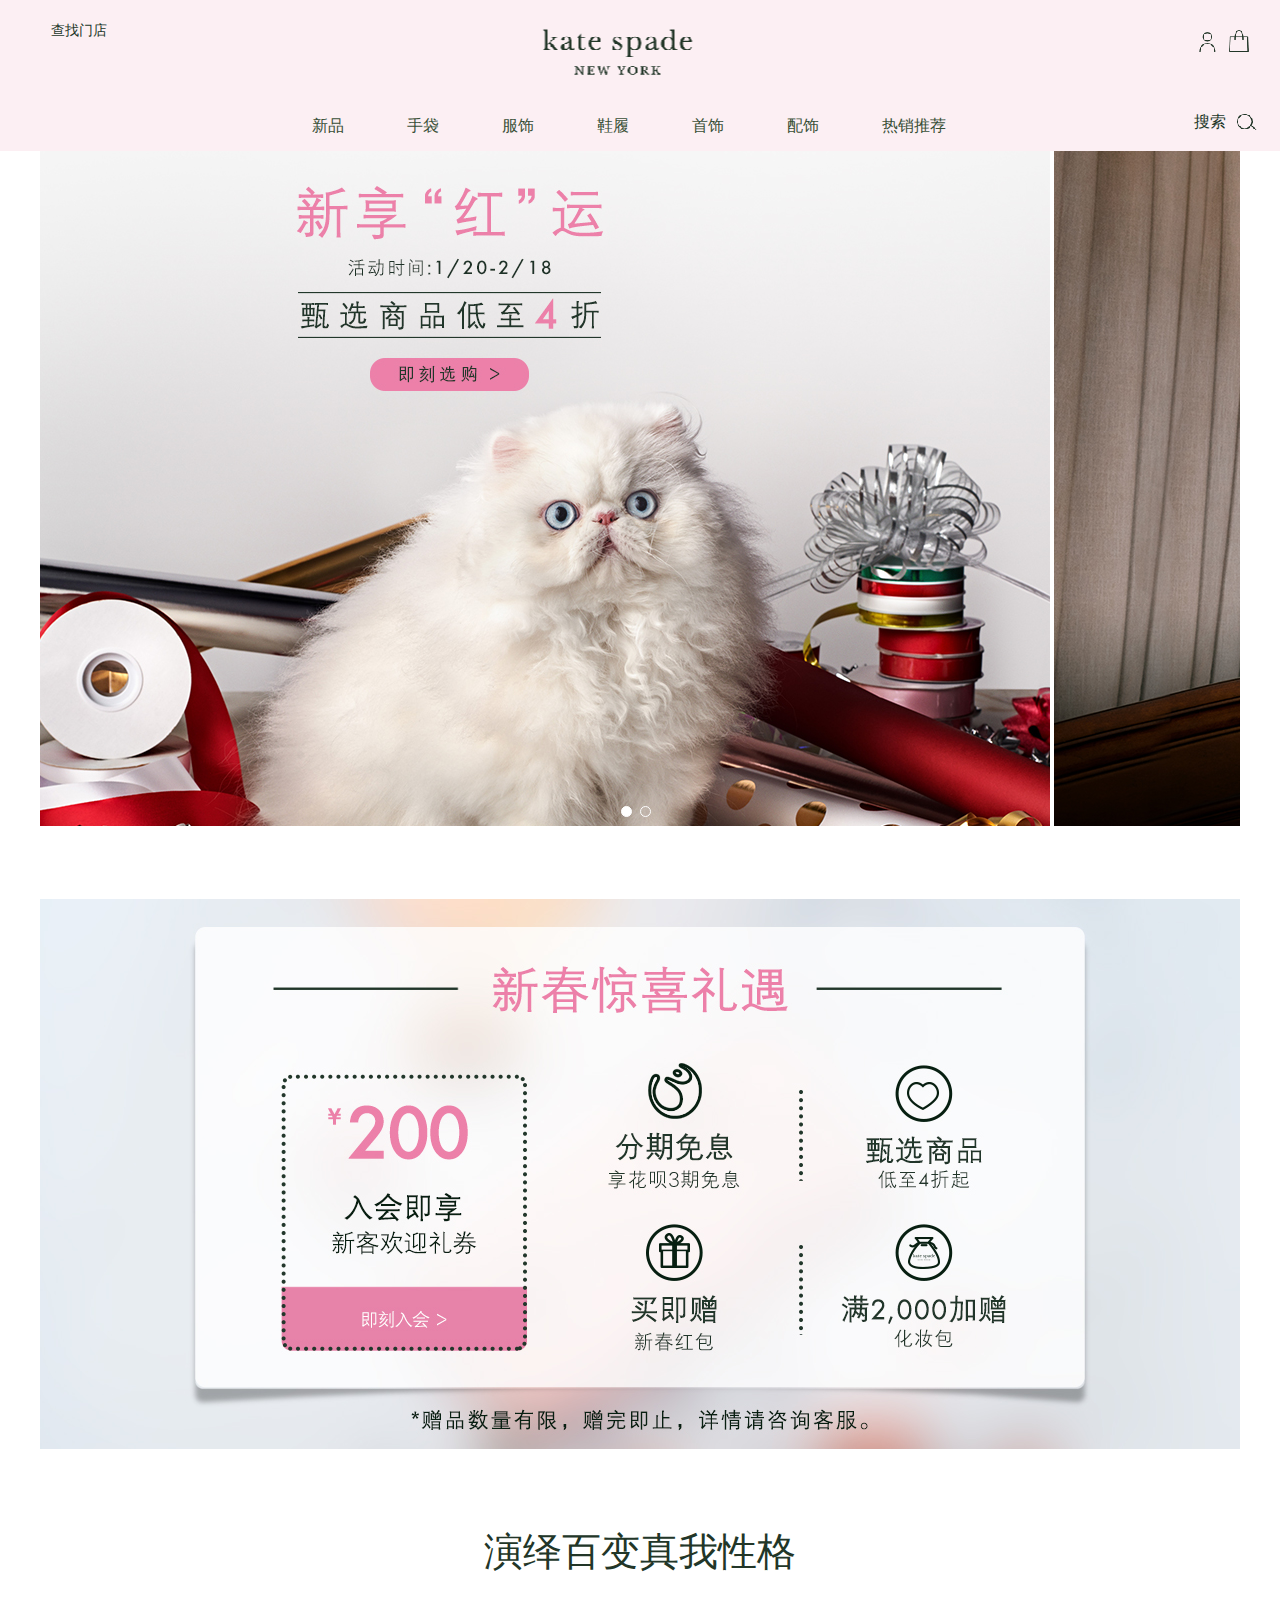
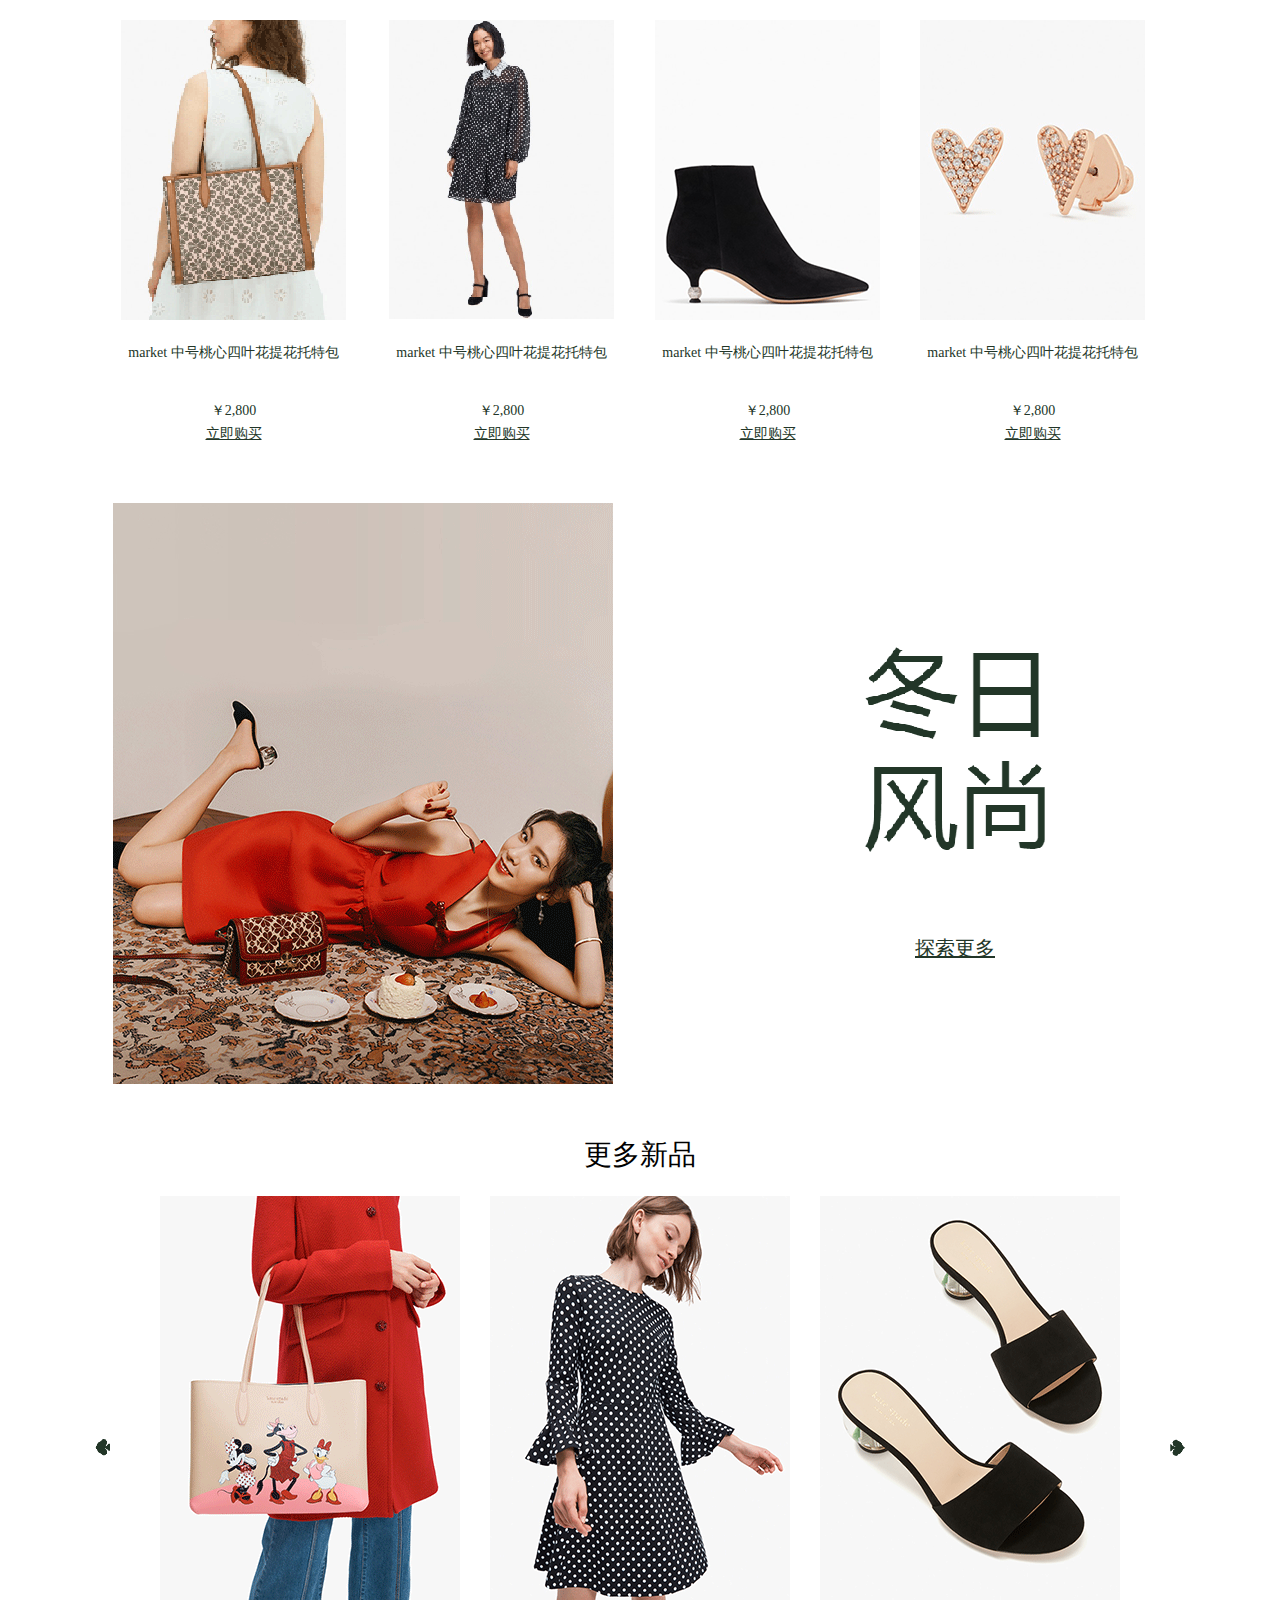
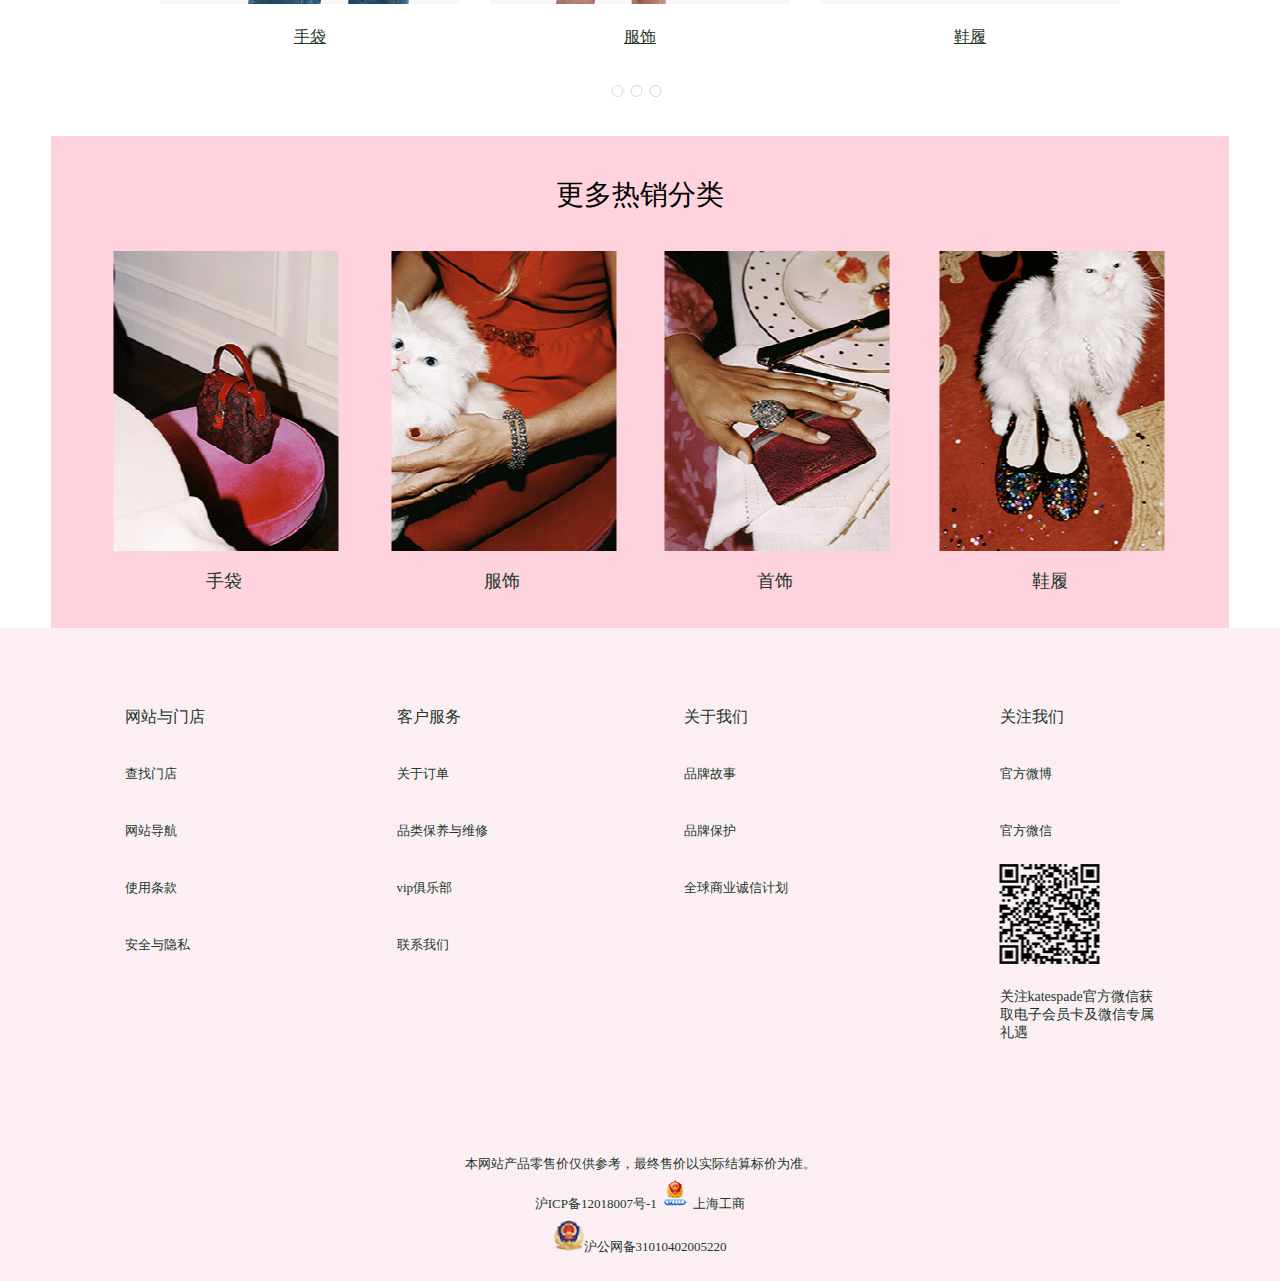
<file: kate/index.html>
<!DOCTYPE html>
<html lang="en">
<head>
    <meta charset="UTF-8">
    <meta name="viewport" content="width=device-width, initial-scale=1.0">
    <meta http-equiv="X-UA-Compatible" content="ie=edge">
    <title>Document</title>
    <link rel="stylesheet" href="css/index.css">
</head>
<body>
    <!-- head -->
    <div id="head">
        <!-- headcon -->
        <div class="headcon">
            <a href="index.html" class="box1"><img src="images/logo_03.png" alt=""></a>
            <a href="" class="box2">查找门店</a>
            <a href="denglu.html" class="box3"><img src="images/people_03.png" alt=""></a>
            <a href="shopping.html" class="box4"><img src="images/head-baobao_03.png" alt=""></a>
        </div>
    </div>
    <!-- nav -->
    <div id="nav">
        <!--navcon  -->
        <div class="navcon">
            <ul class="navlist">
                <li><a href="#">新品</a></li>
                <li><a href="list.html">手袋</a></li>
                <li><a href="#">服饰</a></li>
                <li><a href="#">鞋履</a></li>
                <li><a href="#">首饰</a></li>
                <li><a href="#">配饰</a></li>
                <li><a href="#">热销推荐</a></li>
            </ul>
            <div class="box" id="sou"><a href="#">搜索</a></div>
            <!-- sec1 -->
            <div class="sec1">
                <div class="bigbox">
                <ul>
                    <li><a href="#" style="color: #223628 ;font-size: 14px">全部新品</a></li>
                    <li><a href="list.html">手袋</a></li>
                    <li><a href="#">服饰</a></li>
                    <li><a href="#">鞋履</a></li>
                    <li><a href="#">首饰</a></li>
                    <li><a href="#">配饰</a></li>
                </ul>
                <div class="pg">
                    <a href="#">
                        <img src="images/sec1_03.png" alt="">
                    </a> 
                </div>
                </div>
            </div>
            <!-- sec2 -->
            <div class="sec2">
                    <div class="bigbox">
                    <ul>
                        <li><a href="#" style="color: #223628 ;font-size: 14px">全部手袋</a></li>
                        <li><a href="#">斜挎包</a></li>
                        <li><a href="#">单肩包</a></li>
                        <li><a href="#">手提包</a></li>
                        <li><a href="#">双肩包</a></li>
                        <li><a href="#">托特包</a></li>
                        <li><a href="#">手拿包</a></li>
                        <li><a href="#">钱包卡包</a></li>
                    </ul>
                    <div class="pg">
                        <a href="#">
                            <img src="images/sec2_03.png" alt="">
                        </a> 
                    </div>
                    </div>
            </div>
            <!-- sec3 -->
            <div class="sec3">
                <div class="bigbox">
                <ul>
                    <li><a href="#" style="color: #223628 ;font-size: 14px">全部服饰</a></li>
                    <li><a href="#">连衣裙</a></li>
                    <li><a href="#">上装</a></li>
                    <li><a href="#">下装</a></li>
                    <li><a href="#">外套</a></li>
                    <li><a href="#">围巾丝巾帽子</a></li>
                </ul>
                <div class="pg">
                    <a href="#">
                        <img src="images/sec3_03.png" alt="">
                    </a> 
                </div>
                </div>
        </div>
        <!-- sce4 -->
        <div class="sec4">
            <div class="bigbox">
            <ul>
                <li><a href="#" style="color: #223628 ;font-size: 14px">全部鞋履</a></li>
                <li><a href="#">休闲鞋</a></li>
                <li><a href="#">平底鞋</a></li>
                <li><a href="#">高跟鞋</a></li>
            </ul>
            <div class="pg">
                <a href="#">
                    <img src="images/sec4_03.png" alt="">
                </a> 
            </div>
            </div>
    </div>
    <!-- sec5 -->
    <div class="sec5">
        <div class="bigbox">
        <ul>
            <li><a href="#" style="color: #223628 ;font-size: 14px">全部首饰</a></li>
            <li><a href="#">手链手镯</a></li>
            <li><a href="#">项链</a></li>
            <li><a href="#">耳环耳钉</a></li>
            <li><a href="#">戒指</a></li>
        </ul>
        <div class="pg">
            <a href="#">
                <img src="images/sec5_03.png" alt="">
            </a> 
        </div>
        </div>
    </div>
    <!-- sec6 -->
    <div class="sec6">
        <div class="bigbox">
        <ul>
            <li><a href="#" style="color: #223628 ;font-size: 14px">全部配饰</a></li>
            <li><a href="#">数码产品配件</a></li>
            <li><a href="#">钥匙扣</a></li>
            <li><a href="#">手表</a></li>
        </ul>
        <div class="pg">
            <a href="#">
                <img src="images/sec6_03.png" alt="">
            </a> 
        </div>
        </div>
    </div>
    <!-- sec7 -->
    <div class="sec7">
        <div class="bigbox">
        <ul>
            <li><a href="#" style="color: #223628 ;font-size: 14px">全部热销推荐</a></li>
            <li><a href="#">手袋</a></li>
            <li><a href="#">服饰</a></li>
            <li><a href="#">鞋履</a></li>
            <li><a href="#">首饰</a></li>
            <li><a href="#">配饰</a></li>
            <li><a href="#">年终钜惠</a></li>
        </ul>
        <div class="pg">
            <a href="#">
                <img src="images/sec7_03.png" alt="">
            </a> 
        </div>
        </div>
</div>

        </div>
        <!-- navcon2 -->
        <div class="navcon2" style="display: none">
            <ul class="navlist2">
                <li><a href="#">新品</a></li>
                <li><a href="list.html">手袋</a></li>
                <li><a href="#">服饰</a></li>
                <li><a href="#">鞋履</a></li>
                <li><a href="#">首饰</a></li>
                <li><a href="#">配饰</a></li>
                <li><a href="#">热销推荐</a></li>
            </ul>
            <a href="#" class="box1"><img src="images/daohang_03.png" alt=""></a>
            <a href="denglu.html" class="box2"><img src="images/people_03.png" alt=""></a>
            <a href="#" class="box3"><img src="images/fangdajing_03.png" alt=""></a>
            <a href="shopping.html" class="box4"><img src="images/head-baobao_03.png" alt=""></a>

                <!-- sec1 -->
        <div class="sec1-2">
            <div class="bigbox">
            <ul>
                <li><a href="#" style="color: #223628 ;font-size: 14px">全部新品</a></li>
                <li><a href="list.html">手袋</a></li>
                <li><a href="#">服饰</a></li>
                <li><a href="#">鞋履</a></li>
                <li><a href="#">首饰</a></li>
                <li><a href="#">配饰</a></li>
            </ul>
            <div class="pg">
                <a href="#">
                    <img src="images/sec1_03.png" alt="">
                </a> 
            </div>
            </div>
        </div>
        <!-- sec2 -->
        <div class="sec2-2">
                <div class="bigbox">
                <ul>
                    <li><a href="#" style="color: #223628 ;font-size: 14px">全部手袋</a></li>
                    <li><a href="#">斜挎包</a></li>
                    <li><a href="#">单肩包</a></li>
                    <li><a href="#">手提包</a></li>
                    <li><a href="#">双肩包</a></li>
                    <li><a href="#">托特包</a></li>
                    <li><a href="#">手拿包</a></li>
                    <li><a href="#">钱包卡包</a></li>
                </ul>
                <div class="pg">
                    <a href="#">
                        <img src="images/sec2_03.png" alt="">
                    </a> 
                </div>
                </div>
        </div>
        <!-- sec3 -->
        <div class="sec3-2">
            <div class="bigbox">
            <ul>
                <li><a href="#" style="color: #223628 ;font-size: 14px">全部服饰</a></li>
                <li><a href="#">连衣裙</a></li>
                <li><a href="#">上装</a></li>
                <li><a href="#">下装</a></li>
                <li><a href="#">外套</a></li>
                <li><a href="#">围巾丝巾帽子</a></li>
            </ul>
            <div class="pg">
                <a href="#">
                    <img src="images/sec3_03.png" alt="">
                </a> 
            </div>
            </div>
    </div>
    <!-- sce4 -->
    <div class="sec4-2">
        <div class="bigbox">
        <ul>
            <li><a href="#" style="color: #223628 ;font-size: 14px">全部鞋履</a></li>
            <li><a href="#">休闲鞋</a></li>
            <li><a href="#">平底鞋</a></li>
            <li><a href="#">高跟鞋</a></li>
        </ul>
        <div class="pg">
            <a href="#">
                <img src="images/sec4_03.png" alt="">
            </a> 
        </div>
        </div>
</div>
<!-- sec5 -->
<div class="sec5-2">
    <div class="bigbox">
    <ul>
        <li><a href="#" style="color: #223628 ;font-size: 14px">全部首饰</a></li>
        <li><a href="#">手链手镯</a></li>
        <li><a href="#">项链</a></li>
        <li><a href="#">耳环耳钉</a></li>
        <li><a href="#">戒指</a></li>
    </ul>
    <div class="pg">
        <a href="#">
            <img src="images/sec5_03.png" alt="">
        </a> 
    </div>
    </div>
</div>
<!-- sec6 -->
<div class="sec6-2">
    <div class="bigbox">
    <ul>
        <li><a href="#" style="color: #223628 ;font-size: 14px">全部配饰</a></li>
        <li><a href="#">数码产品配件</a></li>
        <li><a href="#">钥匙扣</a></li>
        <li><a href="#">手表</a></li>
    </ul>
    <div class="pg">
        <a href="#">
            <img src="images/sec6_03.png" alt="">
        </a> 
    </div>
    </div>
</div>
<!-- sec7 -->
<div class="sec7-2">
    <div class="bigbox">
    <ul>
        <li><a href="#" style="color: #223628 ;font-size: 14px">全部热销推荐</a></li>
        <li><a href="#">手袋</a></li>
        <li><a href="#">服饰</a></li>
        <li><a href="#">鞋履</a></li>
        <li><a href="#">首饰</a></li>
        <li><a href="#">配饰</a></li>
        <li><a href="#">年终钜惠</a></li>
    </ul>
    <div class="pg">
        <a href="#">
            <img src="images/sec7_03.png" alt="">
        </a> 
    </div>
    </div>
</div>
        </div>
    
    </div>
    <!-- banner -->
    <div id="banner">
        <div class="bannercon">
            <ul class="imgwrap">
                <a href="#" class=".show"><img src="images/banner1.jpg" alt=""></a>
                <a href="#"><img src="images/banner2.jpg" alt=""></a>
            </ul>
            <ul id="dotWrap"></ul>
        </div>
    </div>
    <!-- ad -->
    <div id="ad">
        <!-- adcon -->
        <div class="adcon">
            <a href="#"><img src="images/pc.jpg" alt=""></a>
        </div>
    </div>
    <!-- news -->
    <div id="news">
        <!-- newscon -->
        <div class="newscon">
            <h6>演绎百变真我性格</h6>
            <div class="box">
            <div class="box1">
                <a href="#"><img src="images/news1_03.png" alt=""></a>
                <a href="#" class="word1"> market 中号桃心四叶花提花托特包</a>
                <p>￥2,800</p>
                <a href="#" class="span1">立即购买</a>
            </div>
            <div class="box2">
                    <a href="#"><img src="images/news2_05.png" alt=""></a>
                    <a href="#" class="word1"> market 中号桃心四叶花提花托特包</a>
                    <p>￥2,800</p>
                    <a href="#" class="span1">立即购买</a>
            </div>
            <div class="box3">
                    <a href="#"><img src="images/news3.png" alt=""></a>
                    <a href="#" class="word1"> market 中号桃心四叶花提花托特包</a>
                    <p>￥2,800</p>
                    <a href="#" class="span1">立即购买</a>
            </div>
            <div class="box4">
                    <a href="#"><img src="images/news4.png" alt=""></a>
                    <a href="#" class="word1"> market 中号桃心四叶花提花托特包</a>
                    <p>￥2,800</p>
                    <a href="#" class="span1">立即购买</a>
            </div>
        </div>
        </div>
    </div>
    <!-- pic -->
    <div id="pic">
        <!-- piccon -->
        <div class="piccon">
            <div class="box">
                <div class="boxleft"> 
                <a href="#" class="box1"><img src="images/pic.png" alt=""></a>
            </div>
            <div class="boxright">
                <a href="#" class="box2"><img src="images/piccon.png" alt=""></a>
                <a href="#" class="box3">探索更多</a>
            </div>
            </div>
        </div>
    </div>
    <!-- pro -->
    <div id="pro">
        <!-- procon -->
        <div class="procon">
            <p>更多新品</p>
            <div class="box">
                <img src="images/lunbozuo_03.png" class="prev" alt="">
                <img src="images/lunboyou_03.png" class="next" alt="">
		        <ul class="imglist">
			        <li><img src="images/pro1.png" alt="" /> <span>手袋</span></li>
			        <li><img src="images/pro2.png" alt="" /> <span>服饰</span></li>
			        <li><img src="images/pro3.png" alt="" /> <span>鞋履</span></li>
                </ul>
                <ol class="cir">
                </ol>
            </div>
        </div>
    </div>
    <!-- mor -->
    <div id="mor">
        <!-- morcon -->
        <div class="morcon">
            <p>更多热销分类</p>
            <div class="box">
                <a href="#" class="box1"><img src="images/mor1.png" alt=""><span>手袋</span></a>
                <a href="#" class="box2"><img src="images/mor2.png" alt=""><span>服饰</span></a>
                <a href="#" class="box3"><img src="images/mor3.png" alt=""><span>首饰</span></a>
                <a href="#" class="box4"><img src="images/mor4.png" alt=""><span>鞋履</span></a>  
            </div>
        </div>
    </div>
    <!-- bottom -->
    <div id="bottom">
        <!-- bottomcon -->
        <div class="bottomcon">
            <div class="box">
                <ul class="box1">
                <li><a href="#" style="font-size: 16px;color: #223628">网站与门店</a></li>
                <li><a href="#">查找门店</a></li>
                <li><a href="#">网站导航</a></li>
                <li><a href="#">使用条款</a></li>
                <li><a href="#">安全与隐私</a></li>
            </ul>
            <ul class="box2">
                <li><a href="#" style="font-size: 16px;color: #223628">客户服务</a></li>
                <li><a href="#">关于订单</a></li>
                <li><a href="#">品类保养与维修</a></li>
                <li><a href="#">vip俱乐部</a></li>
                <li><a href="#">联系我们</a></li>
            </ul>
            <ul class="box3">
                <li><a href="#" style="font-size: 16px;color: #223628">关于我们</a></li>
                <li><a href="#">品牌故事</a></li>
                <li><a href="#">品牌保护</a></li>
                <li><a href="#">全球商业诚信计划</a></li>
            </ul>
            <ul class="box4">
                    <li><a href="#" style="font-size: 16px;color: #223628">关注我们</a></li>
                    <li><a href="#">官方微博</a></li>
                    <li><a href="#">官方微信</a></li>
                    <li style="padding-top: 5px"><img src="images/bottom1.png" alt=""></li>
                    <li style="padding-top: 20px;font-size: 14px;color: #223628">
                        关注katespade官方微信获取电子会员卡及微信专属礼遇
                    </li>
                </ul>
                
            </div>
        </div>
    </div>
    <!-- foot -->
    <div id="foot">
        <!-- footcon -->
        <div class="footcon">
            <div class="box">
                <li>
                    本网站产品零售价仅供参考，最终售价以实际结算标价为准。
                </li>
                <a href="#">
                    沪ICP备12018007号-1 <span><img src="images/foot.png" alt=""></span> 上海工商
                </a>
                <a href="#">
                    <span><img src="images/foot_03.png" alt=""></span>沪公网备31010402005220
                </a>
            </div>
        </div>
    </div>
    <script src="js/jquery.min.js"></script>
    <script src="js/index.js"></script>
</body>
</html>
</file>
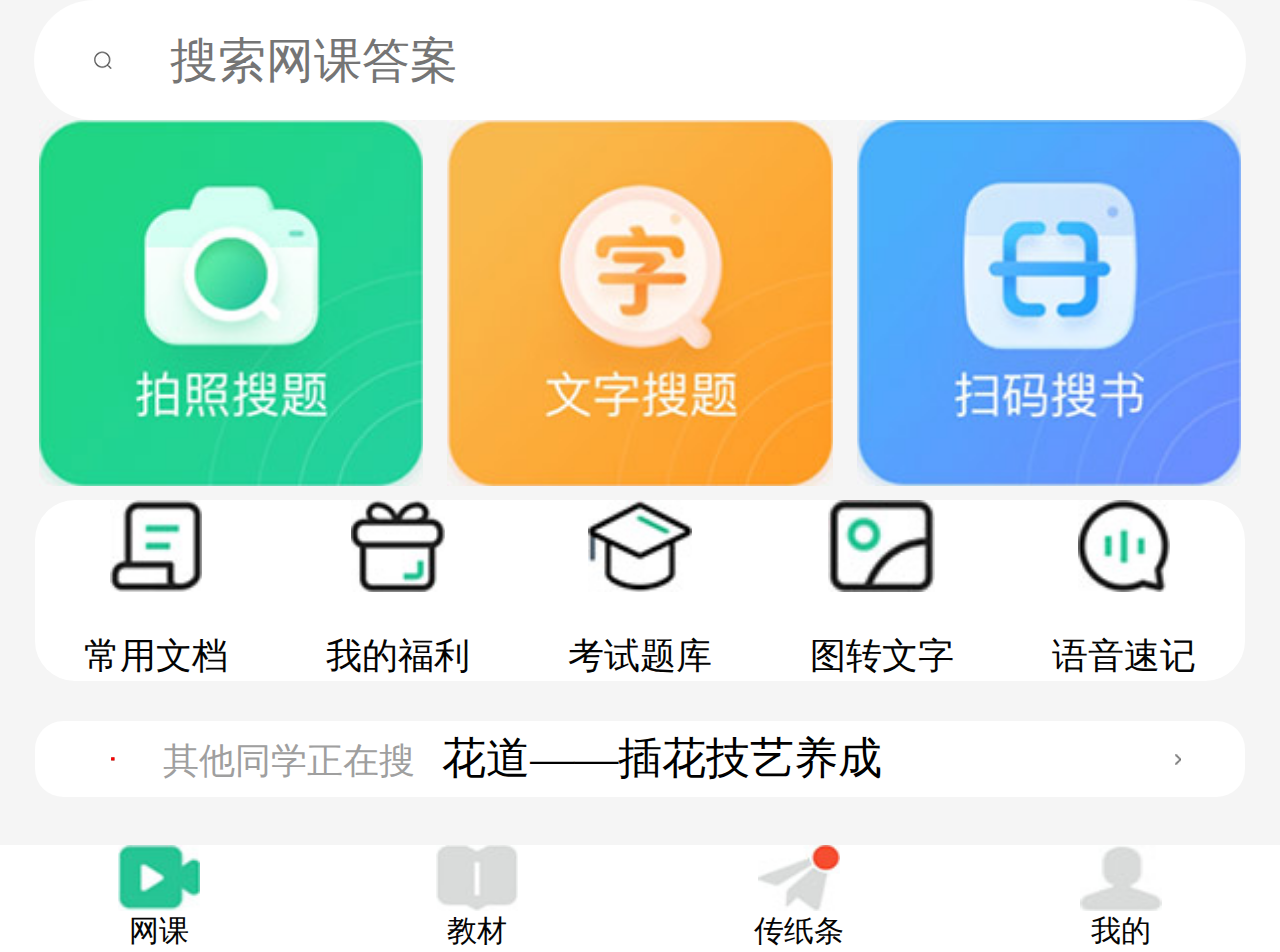
<file: phon/index.html>
<!DOCTYPE html>
<html lang="en">

<head>
    <meta charset="UTF-8">
    <meta name="viewport" content="width=device-width, initial-scale=1.0">
    <meta http-equiv="X-UA-Compatible" content="ie=edge">
    <title>index</title>
    <link rel="stylesheet" href="css/index.css">
</head>

<body>
    <header>
        <input type="text" placeholder="搜索网课答案">
    </header>
    <nav>
        <li>
            <img src="images/paizhao_03.jpg" alt="">
        </li>
        <li>
            <img src="images/wenzi_03.jpg" alt="">
        </li>
        <li>
            <img src="images/saoma_03.jpg" alt="">
        </li>
    </nav>
    <div id="word">
        <div class="box1">
            <li>
                <img src="images/word1_03.jpg" alt="">
                <span>常用文档</span>
            </li>
        </div>
        <div class="box2">
            <li>
                <img src="images/word2_03.jpg" alt="">
                <span>我的福利</span>
            </li>
        </div>
        <div class="box3">
            <li>
                <img src="images/word3_03.jpg" alt="">
                <span>考试题库</span>
            </li>
        </div>
        <div class="box4">
            <li>
                <img src="images/word4_03.jpg" alt="">
                <span>图转文字</span>
            </li>
        </div>
        <div class="box5">
            <li>
                <img src="images/word5_03.jpg" alt="">
                <span>语音速记</span>
            </li>
        </div>
    </div>
    <div id="banner">
        <li>其他同学正在搜&nbsp;&nbsp;&nbsp;<span>花道——插花技艺养成</span></li>
    </div>
    <main>
        <h6>网课答案</h6>
        <div class="box1">
            <div class="le">平台</div>
            <div class="re">科目</div>
        </div>
        <div class="box2">
            <div class="le"><img src="images/xinlixue_03.jpg" alt=""></div>
            <div class="re">
                <p>心理学基础</p>
                <li>智慧树&nbsp;&nbsp;&nbsp;程素萍、傅根跃、胡治...
                </li>
            </div>
        </div>
        <div class="box3">
                <div class="le"><img src="images/main2_03.jpg" alt=""></div>
                <div class="re">
                    <p>大学计算机基础</p>
                    <li>智慧树&nbsp;&nbsp;&nbsp;王利娥、刘红翼、张兰...
                    </li>
                </div>
        </div>
        <div class="box4">
                <div class="le"><img src="images/main3_03.jpg" alt=""></div>
                <div class="re">
                    <p>Office高效办公</p>
                    <li>智慧树&nbsp;&nbsp;&nbsp;山美娟、潘姗姗、全錾...
                    </li>
                </div>
        </div>
        
    </main>
    <footer>
        <div class="box1">
            
            <span><img src="images/foot1_03.jpg" alt=""></span>
            <p ><a href="index.html"style="color: #050505;">网课</a></p>
        
        </div>
        <div class="box2">
            
            <span><img src="images/foot2_03.jpg" alt=""></span>
            <p><a href="jiaocai.html" style="color: #050505;">教材</a></p>
            
        </div>
        <div class="box3">
            
            <span><img src="images/foot3_03.jpg" alt=""></span>
            <p><a href="chuanzhitiao.html"style="color: #050505;">传纸条</a></p></div>
        
        <div class="box4">
            
            <span><img src="images/foot4_03.jpg" alt=""></span>
            <p><a href="wode.html" style="color: #050505;">我的</a></p></div>
        
    </footer>
</body>
</html>
</file>
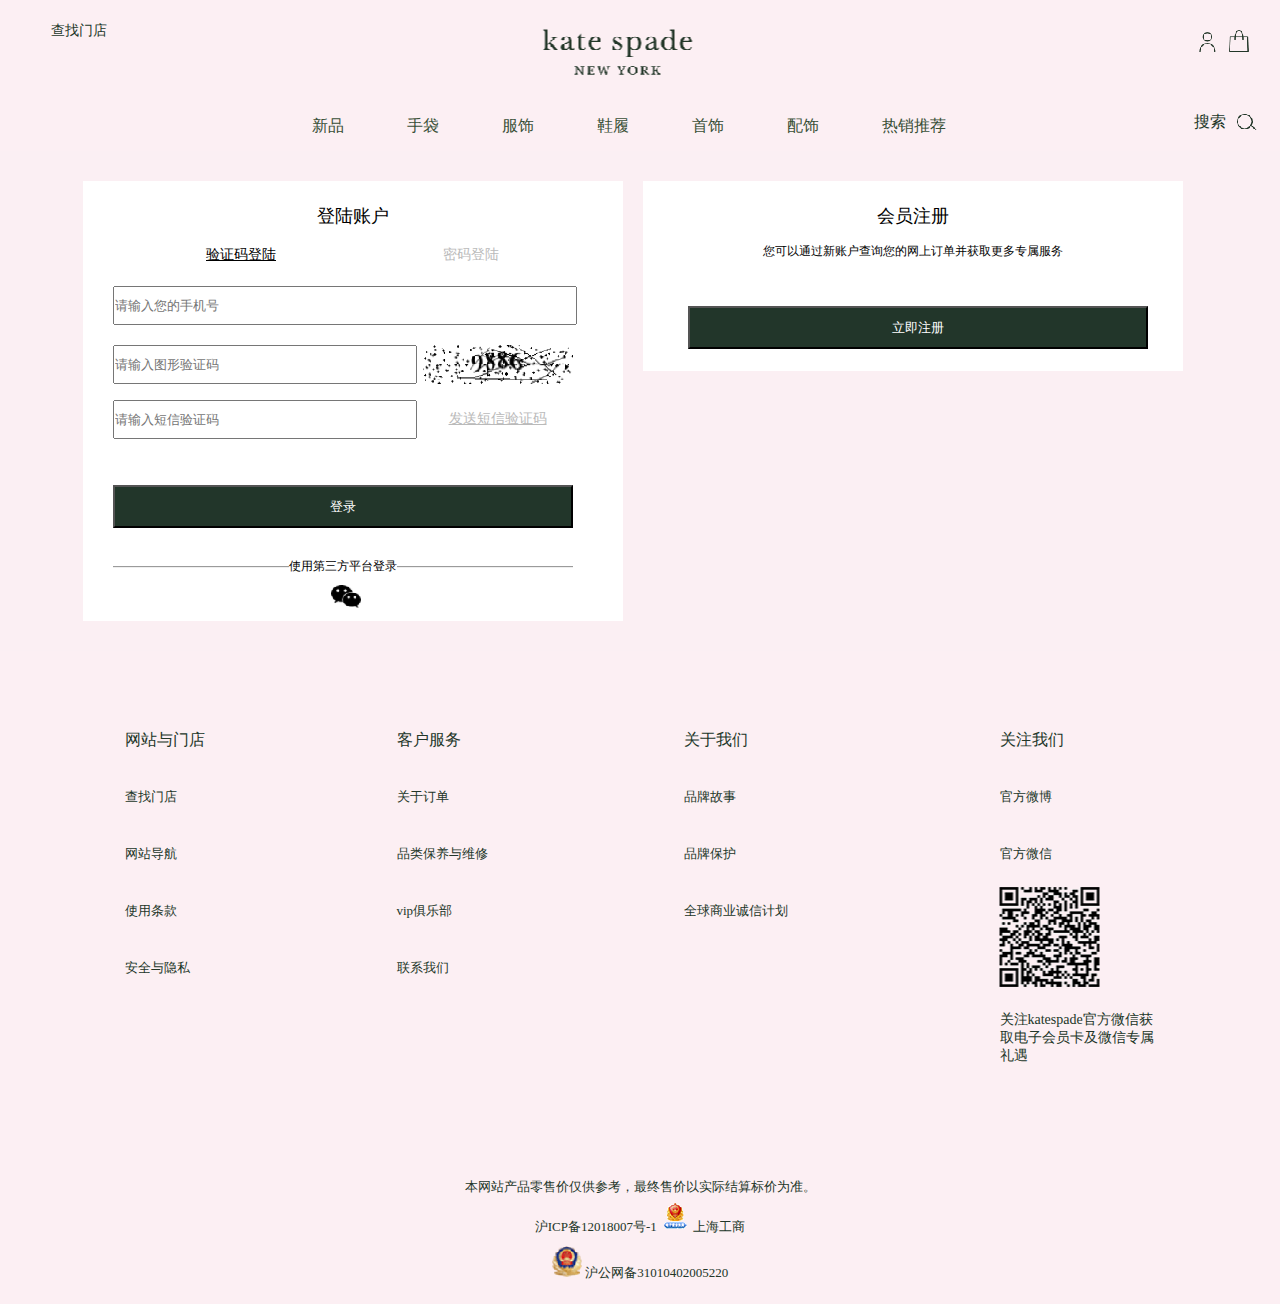
<file: kate/denglu.html>
<!DOCTYPE html>
<html lang="en">

<head>
    <meta charset="UTF-8">
    <meta name="viewport" content="width=device-width, initial-scale=1.0">
    <meta http-equiv="X-UA-Compatible" content="ie=edge">
    <title>登录</title>
    <link rel="stylesheet" href="css/denglu.css">
    <link rel="stylesheet" href="css/head.css">
</head>

<body>
    <div id="head">
        <!-- headcon -->
        <div class="headcon">
            <a href="index.html" class="box1">
                <img src="images/logo_03.png" alt="">
            </a>
            <a href="" class="box2">查找门店</a>
            <a href="denglu.html" class="box3">
                <img src="images/people_03.png" alt="">
            </a>
            <a href="shopping.html" class="box4">
                <img src="images/head-baobao_03.png" alt="">
            </a>
        </div>
    </div>
    <!-- nav -->
    <div id="nav">
        <!--navcon  -->
        <div class="navcon">
            <ul class="navlist">
                <li>
                    <a href="#">新品</a>
                </li>
                <li>
                    <a href="#">手袋</a>
                </li>
                <li>
                    <a href="#">服饰</a>
                </li>
                <li>
                    <a href="#">鞋履</a>
                </li>
                <li>
                    <a href="#">首饰</a>
                </li>
                <li>
                    <a href="#">配饰</a>
                </li>
                <li>
                    <a href="#">热销推荐</a>
                </li>
            </ul>
            <div class="box" id="sou">
                <a href="#">搜索</a>
            </div>
            <!-- sec1 -->
            <div class="sec1">
                <div class="bigbox">
                    <ul>
                        <li>
                            <a href="#" style="color: #223628 ;font-size: 14px">全部新品</a>
                        </li>
                        <li>
                            <a href="#">手袋</a>
                        </li>
                        <li>
                            <a href="#">服饰</a>
                        </li>
                        <li>
                            <a href="#">鞋履</a>
                        </li>
                        <li>
                            <a href="#">首饰</a>
                        </li>
                        <li>
                            <a href="#">配饰</a>
                        </li>
                    </ul>
                    <div class="pg">
                        <a href="#">
                            <img src="images/sec1_03.png" alt="">
                        </a>
                    </div>
                </div>
            </div>
            <!-- sec2 -->
            <div class="sec2">
                <div class="bigbox">
                    <ul>
                        <li>
                            <a href="#" style="color: #223628 ;font-size: 14px">全部手袋</a>
                        </li>
                        <li>
                            <a href="#">斜挎包</a>
                        </li>
                        <li>
                            <a href="#">单肩包</a>
                        </li>
                        <li>
                            <a href="#">手提包</a>
                        </li>
                        <li>
                            <a href="#">双肩包</a>
                        </li>
                        <li>
                            <a href="#">托特包</a>
                        </li>
                        <li>
                            <a href="#">手拿包</a>
                        </li>
                        <li>
                            <a href="#">钱包卡包</a>
                        </li>
                    </ul>
                    <div class="pg">
                        <a href="#">
                            <img src="images/sec2_03.png" alt="">
                        </a>
                    </div>
                </div>
            </div>
            <!-- sec3 -->
            <div class="sec3">
                <div class="bigbox">
                    <ul>
                        <li>
                            <a href="#" style="color: #223628 ;font-size: 14px">全部服饰</a>
                        </li>
                        <li>
                            <a href="#">连衣裙</a>
                        </li>
                        <li>
                            <a href="#">上装</a>
                        </li>
                        <li>
                            <a href="#">下装</a>
                        </li>
                        <li>
                            <a href="#">外套</a>
                        </li>
                        <li>
                            <a href="#">围巾丝巾帽子</a>
                        </li>
                    </ul>
                    <div class="pg">
                        <a href="#">
                            <img src="images/sec3_03.png" alt="">
                        </a>
                    </div>
                </div>
            </div>
            <!-- sce4 -->
            <div class="sec4">
                <div class="bigbox">
                    <ul>
                        <li>
                            <a href="#" style="color: #223628 ;font-size: 14px">全部鞋履</a>
                        </li>
                        <li>
                            <a href="#">休闲鞋</a>
                        </li>
                        <li>
                            <a href="#">平底鞋</a>
                        </li>
                        <li>
                            <a href="#">高跟鞋</a>
                        </li>
                    </ul>
                    <div class="pg">
                        <a href="#">
                            <img src="images/sec4_03.png" alt="">
                        </a>
                    </div>
                </div>
            </div>
            <!-- sec5 -->
            <div class="sec5">
                <div class="bigbox">
                    <ul>
                        <li>
                            <a href="#" style="color: #223628 ;font-size: 14px">全部首饰</a>
                        </li>
                        <li>
                            <a href="#">手链手镯</a>
                        </li>
                        <li>
                            <a href="#">项链</a>
                        </li>
                        <li>
                            <a href="#">耳环耳钉</a>
                        </li>
                        <li>
                            <a href="#">戒指</a>
                        </li>
                    </ul>
                    <div class="pg">
                        <a href="#">
                            <img src="images/sec5_03.png" alt="">
                        </a>
                    </div>
                </div>
            </div>
            <!-- sec6 -->
            <div class="sec6">
                <div class="bigbox">
                    <ul>
                        <li>
                            <a href="#" style="color: #223628 ;font-size: 14px">全部配饰</a>
                        </li>
                        <li>
                            <a href="#">数码产品配件</a>
                        </li>
                        <li>
                            <a href="#">钥匙扣</a>
                        </li>
                        <li>
                            <a href="#">手表</a>
                        </li>
                    </ul>
                    <div class="pg">
                        <a href="#">
                            <img src="images/sec6_03.png" alt="">
                        </a>
                    </div>
                </div>
            </div>
            <!-- sec7 -->
            <div class="sec7">
                <div class="bigbox">
                    <ul>
                        <li>
                            <a href="#" style="color: #223628 ;font-size: 14px">全部热销推荐</a>
                        </li>
                        <li>
                            <a href="#">手袋</a>
                        </li>
                        <li>
                            <a href="#">服饰</a>
                        </li>
                        <li>
                            <a href="#">鞋履</a>
                        </li>
                        <li>
                            <a href="#">首饰</a>
                        </li>
                        <li>
                            <a href="#">配饰</a>
                        </li>
                        <li>
                            <a href="#">年终钜惠</a>
                        </li>
                    </ul>
                    <div class="pg">
                        <a href="#">
                            <img src="images/sec7_03.png" alt="">
                        </a>
                    </div>
                </div>
            </div>

        </div>
        <!-- navcon2 -->
        <div class="navcon2" style="display: none">
            <ul class="navlist2">
                <li>
                    <a href="#">新品</a>
                </li>
                <li>
                    <a href="#">手袋</a>
                </li>
                <li>
                    <a href="#">服饰</a>
                </li>
                <li>
                    <a href="#">鞋履</a>
                </li>
                <li>
                    <a href="#">首饰</a>
                </li>
                <li>
                    <a href="#">配饰</a>
                </li>
                <li>
                    <a href="#">热销推荐</a>
                </li>
            </ul>
            <a href="#" class="box1">
                <img src="images/daohang_03.png" alt="">
            </a>
            <a href="denglu.html" class="box2">
                <img src="images/people_03.png" alt="">
            </a>
            <a href="#" class="box3">
                <img src="images/fangdajing_03.png" alt="">
            </a>
            <a href="shopping.html" class="box4">
                <img src="images/head-baobao_03.png" alt="">
            </a>

            <!-- sec1 -->
            <div class="sec1-2">
                <div class="bigbox">
                    <ul>
                        <li>
                            <a href="#" style="color: #223628 ;font-size: 14px">全部新品</a>
                        </li>
                        <li>
                            <a href="#">手袋</a>
                        </li>
                        <li>
                            <a href="#">服饰</a>
                        </li>
                        <li>
                            <a href="#">鞋履</a>
                        </li>
                        <li>
                            <a href="#">首饰</a>
                        </li>
                        <li>
                            <a href="#">配饰</a>
                        </li>
                    </ul>
                    <div class="pg">
                        <a href="#">
                            <img src="images/sec1_03.png" alt="">
                        </a>
                    </div>
                </div>
            </div>
            <!-- sec2 -->
            <div class="sec2-2">
                <div class="bigbox">
                    <ul>
                        <li>
                            <a href="#" style="color: #223628 ;font-size: 14px">全部手袋</a>
                        </li>
                        <li>
                            <a href="#">斜挎包</a>
                        </li>
                        <li>
                            <a href="#">单肩包</a>
                        </li>
                        <li>
                            <a href="#">手提包</a>
                        </li>
                        <li>
                            <a href="#">双肩包</a>
                        </li>
                        <li>
                            <a href="#">托特包</a>
                        </li>
                        <li>
                            <a href="#">手拿包</a>
                        </li>
                        <li>
                            <a href="#">钱包卡包</a>
                        </li>
                    </ul>
                    <div class="pg">
                        <a href="#">
                            <img src="images/sec2_03.png" alt="">
                        </a>
                    </div>
                </div>
            </div>
            <!-- sec3 -->
            <div class="sec3-2">
                <div class="bigbox">
                    <ul>
                        <li>
                            <a href="#" style="color: #223628 ;font-size: 14px">全部服饰</a>
                        </li>
                        <li>
                            <a href="#">连衣裙</a>
                        </li>
                        <li>
                            <a href="#">上装</a>
                        </li>
                        <li>
                            <a href="#">下装</a>
                        </li>
                        <li>
                            <a href="#">外套</a>
                        </li>
                        <li>
                            <a href="#">围巾丝巾帽子</a>
                        </li>
                    </ul>
                    <div class="pg">
                        <a href="#">
                            <img src="images/sec3_03.png" alt="">
                        </a>
                    </div>
                </div>
            </div>
            <!-- sce4 -->
            <div class="sec4-2">
                <div class="bigbox">
                    <ul>
                        <li>
                            <a href="#" style="color: #223628 ;font-size: 14px">全部鞋履</a>
                        </li>
                        <li>
                            <a href="#">休闲鞋</a>
                        </li>
                        <li>
                            <a href="#">平底鞋</a>
                        </li>
                        <li>
                            <a href="#">高跟鞋</a>
                        </li>
                    </ul>
                    <div class="pg">
                        <a href="#">
                            <img src="images/sec4_03.png" alt="">
                        </a>
                    </div>
                </div>
            </div>
            <!-- sec5 -->
            <div class="sec5-2">
                <div class="bigbox">
                    <ul>
                        <li>
                            <a href="#" style="color: #223628 ;font-size: 14px">全部首饰</a>
                        </li>
                        <li>
                            <a href="#">手链手镯</a>
                        </li>
                        <li>
                            <a href="#">项链</a>
                        </li>
                        <li>
                            <a href="#">耳环耳钉</a>
                        </li>
                        <li>
                            <a href="#">戒指</a>
                        </li>
                    </ul>
                    <div class="pg">
                        <a href="#">
                            <img src="images/sec5_03.png" alt="">
                        </a>
                    </div>
                </div>
            </div>
            <!-- sec6 -->
            <div class="sec6-2">
                <div class="bigbox">
                    <ul>
                        <li>
                            <a href="#" style="color: #223628 ;font-size: 14px">全部配饰</a>
                        </li>
                        <li>
                            <a href="#">数码产品配件</a>
                        </li>
                        <li>
                            <a href="#">钥匙扣</a>
                        </li>
                        <li>
                            <a href="#">手表</a>
                        </li>
                    </ul>
                    <div class="pg">
                        <a href="#">
                            <img src="images/sec6_03.png" alt="">
                        </a>
                    </div>
                </div>
            </div>
            <!-- sec7 -->
            <div class="sec7-2">
                <div class="bigbox">
                    <ul>
                        <li>
                            <a href="#" style="color: #223628 ;font-size: 14px">全部热销推荐</a>
                        </li>
                        <li>
                            <a href="#">手袋</a>
                        </li>
                        <li>
                            <a href="#">服饰</a>
                        </li>
                        <li>
                            <a href="#">鞋履</a>
                        </li>
                        <li>
                            <a href="#">首饰</a>
                        </li>
                        <li>
                            <a href="#">配饰</a>
                        </li>
                        <li>
                            <a href="#">年终钜惠</a>
                        </li>
                    </ul>
                    <div class="pg">
                        <a href="#">
                            <img src="images/sec7_03.png" alt="">
                        </a>
                    </div>
                </div>
            </div>
        </div>

    </div>

    <div class="denglu">
        <div class="denglu-con">
            <div class="leftbox">
                <h2>登陆账户</h2>
                <div class="leftbox1">
                    <div class="leftbox1-1">
                        <a href="" style="text-decoration: underline">验证码登陆</a>
                    </div>
                    <div class="leftbox1-2">密码登陆</div>
                </div>
                <input type="text" placeholder="请输入您的手机号" class="ipt1">
                <div class="leftbox2">
                    <input type="text" placeholder="请输入图形验证码" class="ipt2">
                    <div class="yanzheng" style="cursor: pointer;"><img src="images/yanzheng_03.png" alt=""></div>
                </div>
                <div class="leftbox3">
                    <input type="text" placeholder="请输入短信验证码" class="ipt3">
                    <div class="yanzheng">
                        <a href="" class="shouji" style="text-decoration: underline">发送短信验证码</a>
                    </div>
                </div>
                <button class="btn">登录</button>
                <fieldset>
                    <legend>使用第三方平台登录</legend>
                </fieldset>
                <div class="img">
                    <img src="images/weixin_03.png" alt="">
                </div>
            </div>
            <div id="leftbox">
                <h2>登陆账户</h2>
                <div class="leftbox1">
                    <div class="leftbox1-1" >验证码登陆</div>
                    <div class="leftbox1-2">
                        <a href="" style="text-decoration: underline">密码登陆</a>
                    </div>
                </div>
                <input type="text" placeholder="请输入您的手机号" class="ipt1">
                <input type="text" placeholder="请输入您的账户密码" class="ipt2">

                <h3>
                    <a href="" style="text-decoration: underline">忘记密码</a>
                </h3>
                <button class="btn">登录</button>
                <fieldset>
                    <legend>使用第三方平台登录</legend>
                </fieldset>
                <div class="img">
                    <img src="images/weixin_03.png" alt="">
                </div>
            </div>
            <div class="rightbox">
                <h2>会员注册</h2>
                <h3>您可以通过新账户查询您的网上订单并获取更多专属服务</h3>
                <a href="zhuce.html"><button class="btn2"> 立即注册</button></a>
            </div>
        </div>
        <div class="bigimg">
                <li>微信登录</li>
                <img src="images/erweima_03.png" alt="" class="im">
                <p>请使用微信扫描二维码登录</p>
                <span>“katespade官方网站”</span>
                <em><img src="images/chacha_03.png" alt=""></em>
            </div>
    </div>

    <!-- bottom -->
    <div id="bottom">
        <!-- bottomcon -->
        <div class="bottomcon">
            <div class="box">
                <ul class="box1">
                    <li>
                        <a href="#" style="font-size: 16px;color: #223628">网站与门店</a>
                    </li>
                    <li>
                        <a href="#">查找门店</a>
                    </li>
                    <li>
                        <a href="#">网站导航</a>
                    </li>
                    <li>
                        <a href="#">使用条款</a>
                    </li>
                    <li>
                        <a href="#">安全与隐私</a>
                    </li>
                </ul>
                <ul class="box2">
                    <li>
                        <a href="#" style="font-size: 16px;color: #223628">客户服务</a>
                    </li>
                    <li>
                        <a href="#">关于订单</a>
                    </li>
                    <li>
                        <a href="#">品类保养与维修</a>
                    </li>
                    <li>
                        <a href="#">vip俱乐部</a>
                    </li>
                    <li>
                        <a href="#">联系我们</a>
                    </li>
                </ul>
                <ul class="box3">
                    <li>
                        <a href="#" style="font-size: 16px;color: #223628">关于我们</a>
                    </li>
                    <li>
                        <a href="#">品牌故事</a>
                    </li>
                    <li>
                        <a href="#">品牌保护</a>
                    </li>
                    <li>
                        <a href="#">全球商业诚信计划</a>
                    </li>
                </ul>
                <ul class="box4">
                    <li>
                        <a href="#" style="font-size: 16px;color: #223628">关注我们</a>
                    </li>
                    <li>
                        <a href="#">官方微博</a>
                    </li>
                    <li>
                        <a href="#">官方微信</a>
                    </li>
                    <li style="padding-top: 5px">
                        <img src="images/bottom1.png" alt="">
                    </li>
                    <li style="padding-top: 20px;font-size: 14px;color: #223628">
                        关注katespade官方微信获取电子会员卡及微信专属礼遇
                    </li>
                </ul>

            </div>
        </div>
    </div>
    <!-- foot -->
    <div id="foot">
        <!-- footcon -->
        <div class="footcon">
            <div class="box">
                <li>
                    本网站产品零售价仅供参考，最终售价以实际结算标价为准。
                </li>
                <a href="#">
                    沪ICP备12018007号-1
                    <span>
                        <img src="images/foot.png" alt="">
                    </span> 上海工商
                </a>
                <a href="#">
                    <span>
                        <img src="images/foot_03.png" alt="">
                    </span>沪公网备31010402005220
                </a>
            </div>
        </div>
    </div>
    <script src="js/jquery.min.js"></script>
    <script src="js/head.js"></script>
    <script>
        $(".leftbox1 .leftbox1-1").click(function () {
            $("#leftbox")[0].style.display = "none"
            $(".leftbox")[0].style.display = "block"
        })
        $(".leftbox1 .leftbox1-2").click(function () {
            $("#leftbox")[0].style.display = "block"
            $(".leftbox")[0].style.display = "none"
        })
        $("img").click(function () {
            $(".bigimg")[0].style.display = "block"
        })
        $(".bigimg").click(function () {
            $(".bigimg")[0].style.display = "none"
        })
    </script>
</body>

</html>
</file>
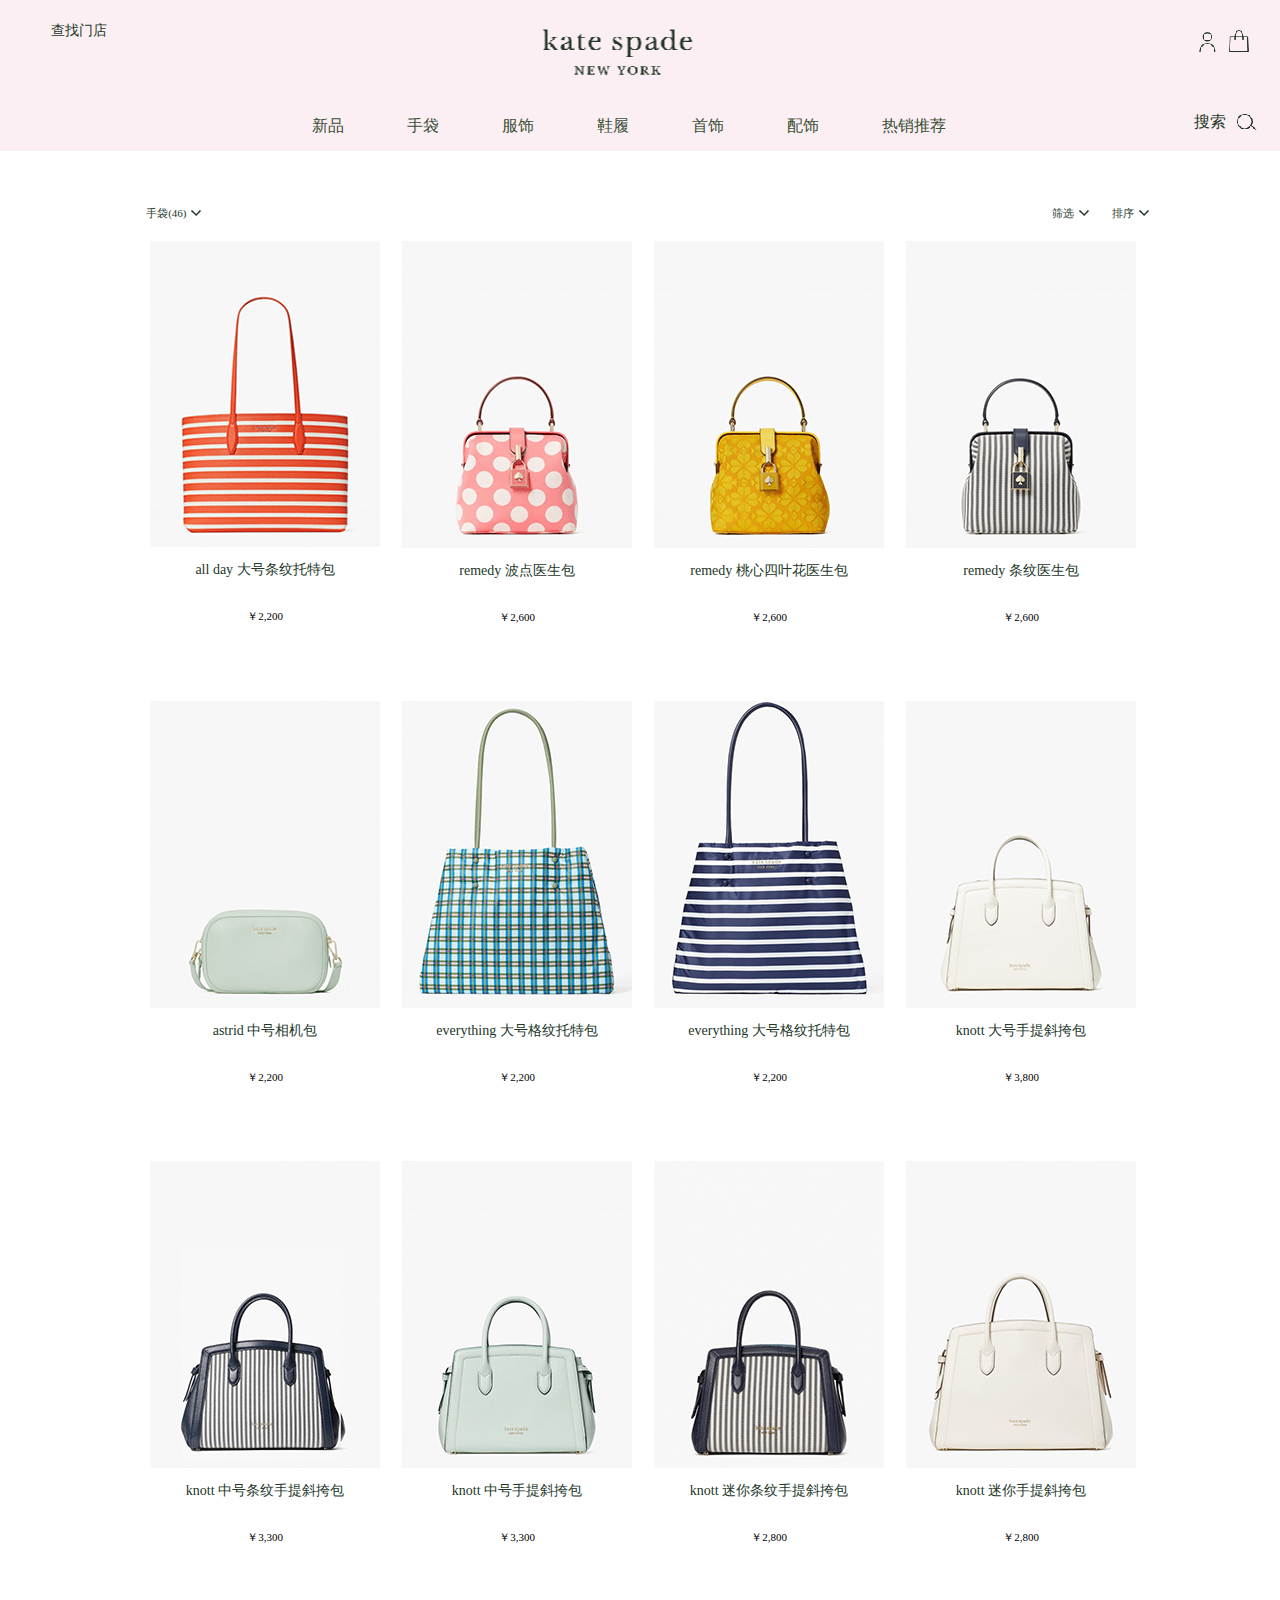
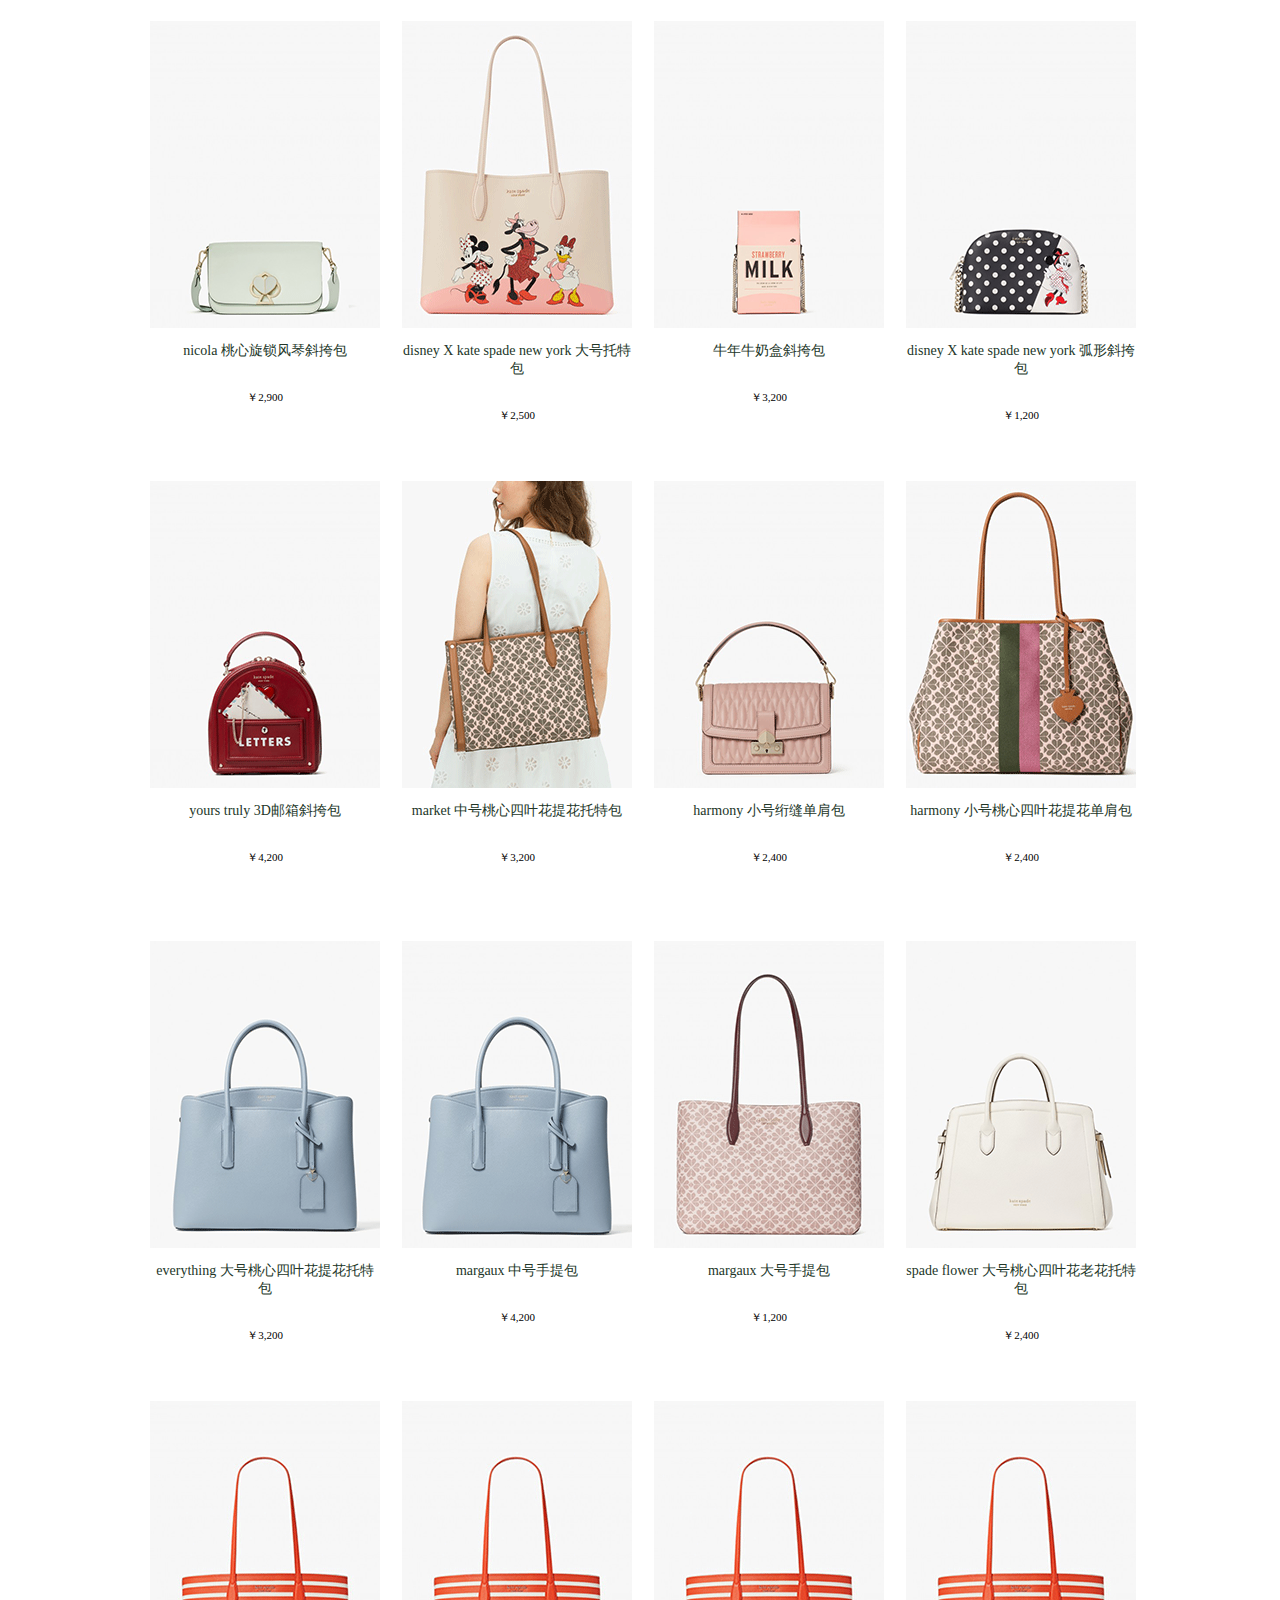
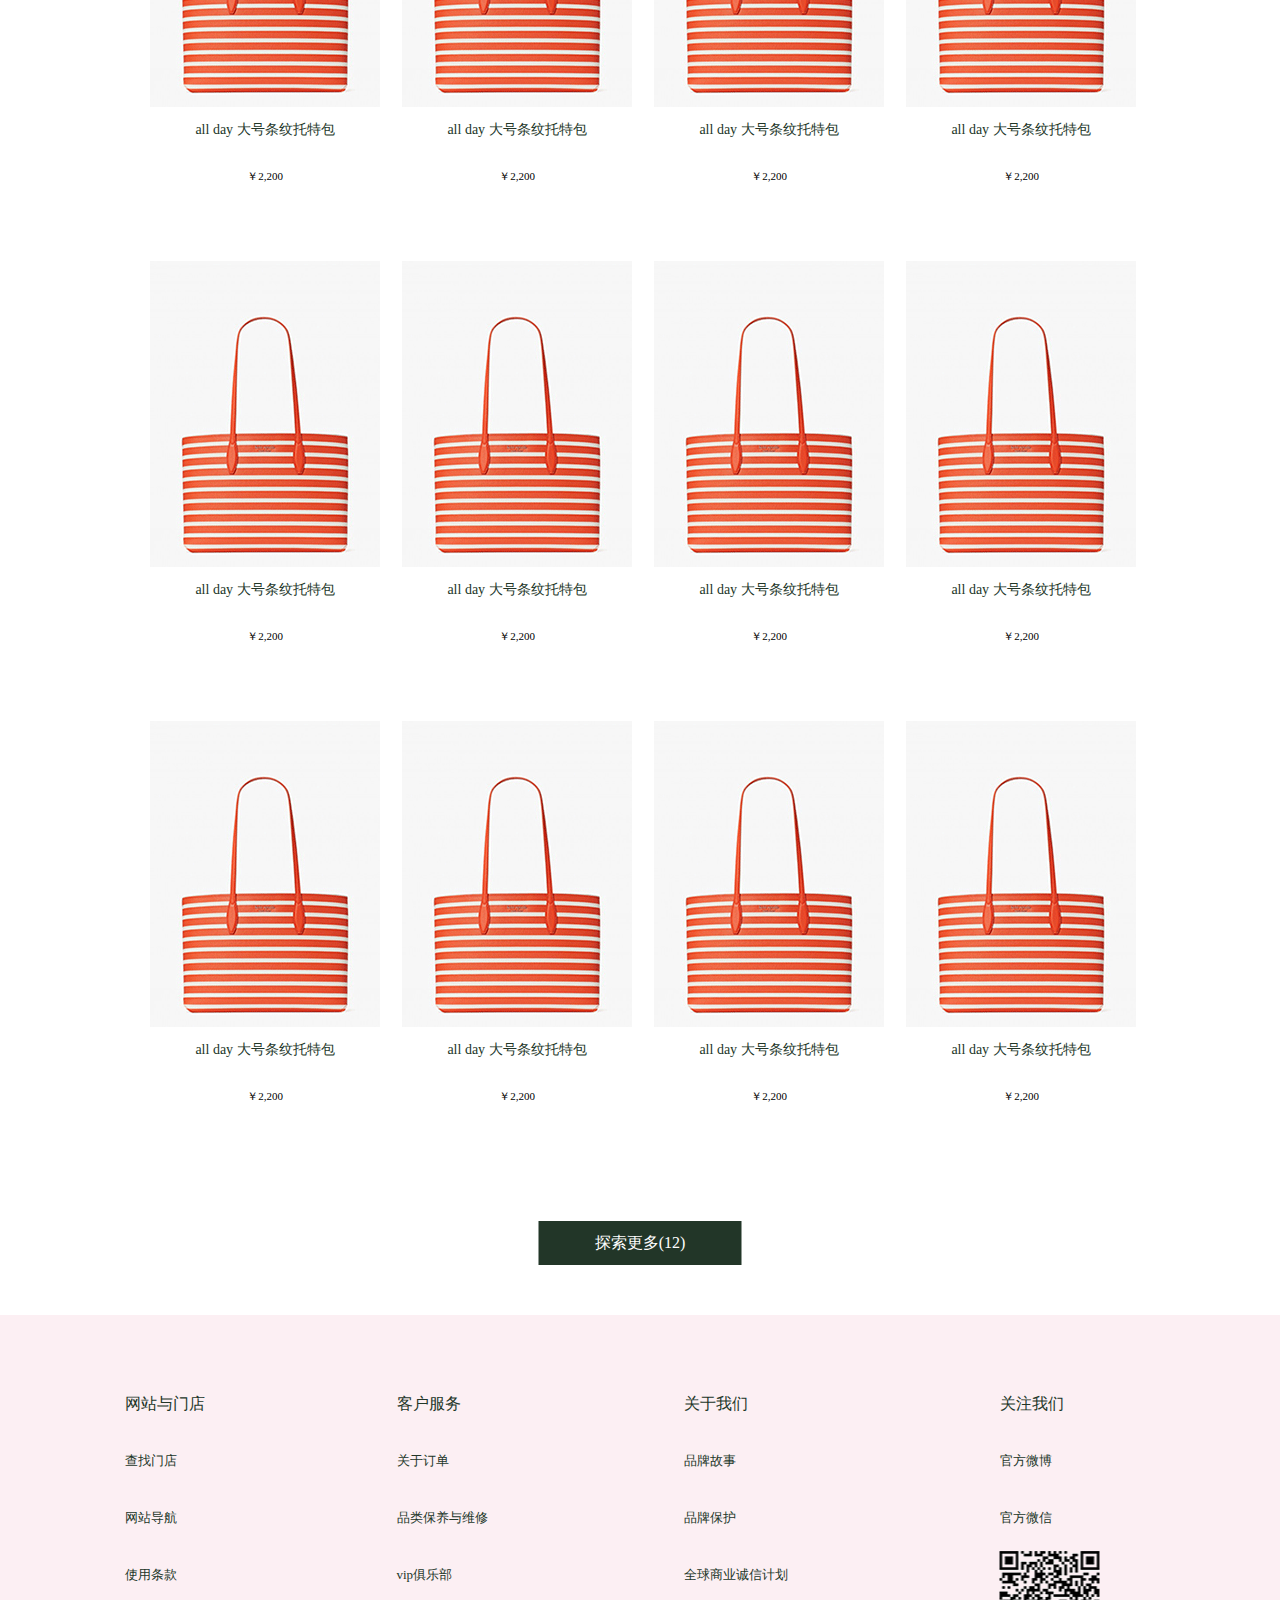
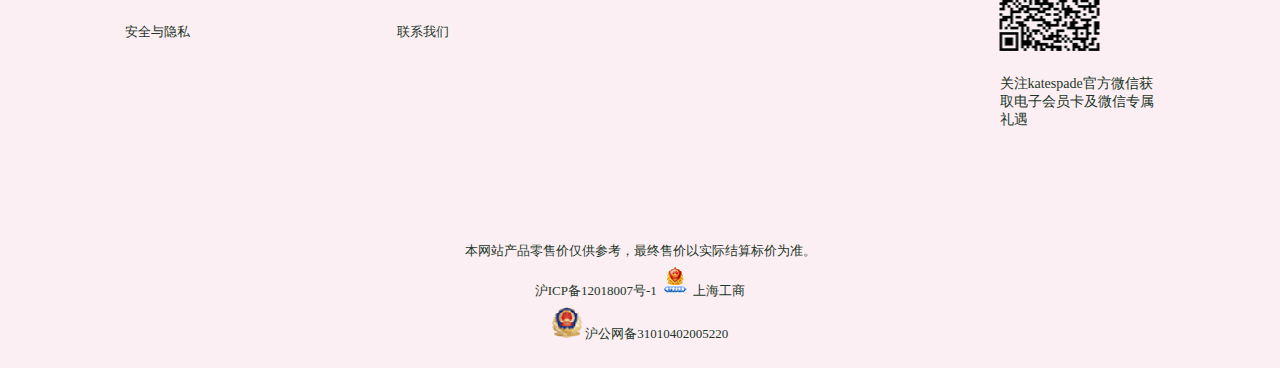
<file: kate/list.html>
<!DOCTYPE html>
<html lang="en">

<head>
    <meta charset="UTF-8">
    <meta name="viewport" content="width=device-width, initial-scale=1.0">
    <meta http-equiv="X-UA-Compatible" content="ie=edge">
    <title>Document</title>
    <link rel="stylesheet" href="css/head.css">
    <link rel="stylesheet" href="css/list.css">
</head>

<body>
    <div id="head">
        <!-- headcon -->
        <div class="headcon">
            <a href="index.html" class="box1">
                <img src="images/logo_03.png" alt="">
            </a>
            <a href="" class="box2">查找门店</a>
            <a href="denglu.html" class="box3">
                <img src="images/people_03.png" alt="">
            </a>
            <a href="shopping.html" class="box4">
                <img src="images/head-baobao_03.png" alt="">
            </a>
        </div>
    </div>
    <!-- nav -->
    <div id="nav">
        <!--navcon  -->
        <div class="navcon">
            <ul class="navlist">
                <li>
                    <a href="#">新品</a>
                </li>
                <li>
                    <a href="#">手袋</a>
                </li>
                <li>
                    <a href="#">服饰</a>
                </li>
                <li>
                    <a href="#">鞋履</a>
                </li>
                <li>
                    <a href="#">首饰</a>
                </li>
                <li>
                    <a href="#">配饰</a>
                </li>
                <li>
                    <a href="#">热销推荐</a>
                </li>
            </ul>
            <div class="box" id="sou">
                <a href="#">搜索</a>
            </div>
            <!-- sec1 -->
            <div class="sec1">
                <div class="bigbox">
                    <ul>
                        <li>
                            <a href="#" style="color: #223628 ;font-size: 14px">全部新品</a>
                        </li>
                        <li>
                            <a href="#">手袋</a>
                        </li>
                        <li>
                            <a href="#">服饰</a>
                        </li>
                        <li>
                            <a href="#">鞋履</a>
                        </li>
                        <li>
                            <a href="#">首饰</a>
                        </li>
                        <li>
                            <a href="#">配饰</a>
                        </li>
                    </ul>
                    <div class="pg">
                        <a href="#">
                            <img src="images/sec1_03.png" alt="">
                        </a>
                    </div>
                </div>
            </div>
            <!-- sec2 -->
            <div class="sec2">
                <div class="bigbox">
                    <ul>
                        <li>
                            <a href="#" style="color: #223628 ;font-size: 14px">全部手袋</a>
                        </li>
                        <li>
                            <a href="#">斜挎包</a>
                        </li>
                        <li>
                            <a href="#">单肩包</a>
                        </li>
                        <li>
                            <a href="#">手提包</a>
                        </li>
                        <li>
                            <a href="#">双肩包</a>
                        </li>
                        <li>
                            <a href="#">托特包</a>
                        </li>
                        <li>
                            <a href="#">手拿包</a>
                        </li>
                        <li>
                            <a href="#">钱包卡包</a>
                        </li>
                    </ul>
                    <div class="pg">
                        <a href="#">
                            <img src="images/sec2_03.png" alt="">
                        </a>
                    </div>
                </div>
            </div>
            <!-- sec3 -->
            <div class="sec3">
                <div class="bigbox">
                    <ul>
                        <li>
                            <a href="#" style="color: #223628 ;font-size: 14px">全部服饰</a>
                        </li>
                        <li>
                            <a href="#">连衣裙</a>
                        </li>
                        <li>
                            <a href="#">上装</a>
                        </li>
                        <li>
                            <a href="#">下装</a>
                        </li>
                        <li>
                            <a href="#">外套</a>
                        </li>
                        <li>
                            <a href="#">围巾丝巾帽子</a>
                        </li>
                    </ul>
                    <div class="pg">
                        <a href="#">
                            <img src="images/sec3_03.png" alt="">
                        </a>
                    </div>
                </div>
            </div>
            <!-- sce4 -->
            <div class="sec4">
                <div class="bigbox">
                    <ul>
                        <li>
                            <a href="#" style="color: #223628 ;font-size: 14px">全部鞋履</a>
                        </li>
                        <li>
                            <a href="#">休闲鞋</a>
                        </li>
                        <li>
                            <a href="#">平底鞋</a>
                        </li>
                        <li>
                            <a href="#">高跟鞋</a>
                        </li>
                    </ul>
                    <div class="pg">
                        <a href="#">
                            <img src="images/sec4_03.png" alt="">
                        </a>
                    </div>
                </div>
            </div>
            <!-- sec5 -->
            <div class="sec5">
                <div class="bigbox">
                    <ul>
                        <li>
                            <a href="#" style="color: #223628 ;font-size: 14px">全部首饰</a>
                        </li>
                        <li>
                            <a href="#">手链手镯</a>
                        </li>
                        <li>
                            <a href="#">项链</a>
                        </li>
                        <li>
                            <a href="#">耳环耳钉</a>
                        </li>
                        <li>
                            <a href="#">戒指</a>
                        </li>
                    </ul>
                    <div class="pg">
                        <a href="#">
                            <img src="images/sec5_03.png" alt="">
                        </a>
                    </div>
                </div>
            </div>
            <!-- sec6 -->
            <div class="sec6">
                <div class="bigbox">
                    <ul>
                        <li>
                            <a href="#" style="color: #223628 ;font-size: 14px">全部配饰</a>
                        </li>
                        <li>
                            <a href="#">数码产品配件</a>
                        </li>
                        <li>
                            <a href="#">钥匙扣</a>
                        </li>
                        <li>
                            <a href="#">手表</a>
                        </li>
                    </ul>
                    <div class="pg">
                        <a href="#">
                            <img src="images/sec6_03.png" alt="">
                        </a>
                    </div>
                </div>
            </div>
            <!-- sec7 -->
            <div class="sec7">
                <div class="bigbox">
                    <ul>
                        <li>
                            <a href="#" style="color: #223628 ;font-size: 14px">全部热销推荐</a>
                        </li>
                        <li>
                            <a href="#">手袋</a>
                        </li>
                        <li>
                            <a href="#">服饰</a>
                        </li>
                        <li>
                            <a href="#">鞋履</a>
                        </li>
                        <li>
                            <a href="#">首饰</a>
                        </li>
                        <li>
                            <a href="#">配饰</a>
                        </li>
                        <li>
                            <a href="#">年终钜惠</a>
                        </li>
                    </ul>
                    <div class="pg">
                        <a href="#">
                            <img src="images/sec7_03.png" alt="">
                        </a>
                    </div>
                </div>
            </div>

        </div>
        <!-- navcon2 -->
        <div class="navcon2" style="display: none">
            <ul class="navlist2">
                <li>
                    <a href="#">新品</a>
                </li>
                <li>
                    <a href="#">手袋</a>
                </li>
                <li>
                    <a href="#">服饰</a>
                </li>
                <li>
                    <a href="#">鞋履</a>
                </li>
                <li>
                    <a href="#">首饰</a>
                </li>
                <li>
                    <a href="#">配饰</a>
                </li>
                <li>
                    <a href="#">热销推荐</a>
                </li>
            </ul>
            <a href="#" class="box1">
                <img src="images/daohang_03.png" alt="">
            </a>
            <a href="denglu.html" class="box2">
                <img src="images/people_03.png" alt="">
            </a>
            <a href="#" class="box3">
                <img src="images/fangdajing_03.png" alt="">
            </a>
            <a href="shopping.html" class="box4">
                <img src="images/head-baobao_03.png" alt="">
            </a>

            <!-- sec1 -->
            <div class="sec1-2">
                <div class="bigbox">
                    <ul>
                        <li>
                            <a href="#" style="color: #223628 ;font-size: 14px">全部新品</a>
                        </li>
                        <li>
                            <a href="#">手袋</a>
                        </li>
                        <li>
                            <a href="#">服饰</a>
                        </li>
                        <li>
                            <a href="#">鞋履</a>
                        </li>
                        <li>
                            <a href="#">首饰</a>
                        </li>
                        <li>
                            <a href="#">配饰</a>
                        </li>
                    </ul>
                    <div class="pg">
                        <a href="#">
                            <img src="images/sec1_03.png" alt="">
                        </a>
                    </div>
                </div>
            </div>
            <!-- sec2 -->
            <div class="sec2-2">
                <div class="bigbox">
                    <ul>
                        <li>
                            <a href="#" style="color: #223628 ;font-size: 14px">全部手袋</a>
                        </li>
                        <li>
                            <a href="#">斜挎包</a>
                        </li>
                        <li>
                            <a href="#">单肩包</a>
                        </li>
                        <li>
                            <a href="#">手提包</a>
                        </li>
                        <li>
                            <a href="#">双肩包</a>
                        </li>
                        <li>
                            <a href="#">托特包</a>
                        </li>
                        <li>
                            <a href="#">手拿包</a>
                        </li>
                        <li>
                            <a href="#">钱包卡包</a>
                        </li>
                    </ul>
                    <div class="pg">
                        <a href="#">
                            <img src="images/sec2_03.png" alt="">
                        </a>
                    </div>
                </div>
            </div>
            <!-- sec3 -->
            <div class="sec3-2">
                <div class="bigbox">
                    <ul>
                        <li>
                            <a href="#" style="color: #223628 ;font-size: 14px">全部服饰</a>
                        </li>
                        <li>
                            <a href="#">连衣裙</a>
                        </li>
                        <li>
                            <a href="#">上装</a>
                        </li>
                        <li>
                            <a href="#">下装</a>
                        </li>
                        <li>
                            <a href="#">外套</a>
                        </li>
                        <li>
                            <a href="#">围巾丝巾帽子</a>
                        </li>
                    </ul>
                    <div class="pg">
                        <a href="#">
                            <img src="images/sec3_03.png" alt="">
                        </a>
                    </div>
                </div>
            </div>
            <!-- sce4 -->
            <div class="sec4-2">
                <div class="bigbox">
                    <ul>
                        <li>
                            <a href="#" style="color: #223628 ;font-size: 14px">全部鞋履</a>
                        </li>
                        <li>
                            <a href="#">休闲鞋</a>
                        </li>
                        <li>
                            <a href="#">平底鞋</a>
                        </li>
                        <li>
                            <a href="#">高跟鞋</a>
                        </li>
                    </ul>
                    <div class="pg">
                        <a href="#">
                            <img src="images/sec4_03.png" alt="">
                        </a>
                    </div>
                </div>
            </div>
            <!-- sec5 -->
            <div class="sec5-2">
                <div class="bigbox">
                    <ul>
                        <li>
                            <a href="#" style="color: #223628 ;font-size: 14px">全部首饰</a>
                        </li>
                        <li>
                            <a href="#">手链手镯</a>
                        </li>
                        <li>
                            <a href="#">项链</a>
                        </li>
                        <li>
                            <a href="#">耳环耳钉</a>
                        </li>
                        <li>
                            <a href="#">戒指</a>
                        </li>
                    </ul>
                    <div class="pg">
                        <a href="#">
                            <img src="images/sec5_03.png" alt="">
                        </a>
                    </div>
                </div>
            </div>
            <!-- sec6 -->
            <div class="sec6-2">
                <div class="bigbox">
                    <ul>
                        <li>
                            <a href="#" style="color: #223628 ;font-size: 14px">全部配饰</a>
                        </li>
                        <li>
                            <a href="#">数码产品配件</a>
                        </li>
                        <li>
                            <a href="#">钥匙扣</a>
                        </li>
                        <li>
                            <a href="#">手表</a>
                        </li>
                    </ul>
                    <div class="pg">
                        <a href="#">
                            <img src="images/sec6_03.png" alt="">
                        </a>
                    </div>
                </div>
            </div>
            <!-- sec7 -->
            <div class="sec7-2">
                <div class="bigbox">
                    <ul>
                        <li>
                            <a href="#" style="color: #223628 ;font-size: 14px">全部热销推荐</a>
                        </li>
                        <li>
                            <a href="#">手袋</a>
                        </li>
                        <li>
                            <a href="#">服饰</a>
                        </li>
                        <li>
                            <a href="#">鞋履</a>
                        </li>
                        <li>
                            <a href="#">首饰</a>
                        </li>
                        <li>
                            <a href="#">配饰</a>
                        </li>
                        <li>
                            <a href="#">年终钜惠</a>
                        </li>
                    </ul>
                    <div class="pg">
                        <a href="#">
                            <img src="images/sec7_03.png" alt="">
                        </a>
                    </div>
                </div>
            </div>
        </div>
        <!-- <div class="navlistcon">
            <div class="box">手袋(46)
                <span>
                    <img src="images/daosanjiao_03.png" alt="">
                </span>
            </div>
            <div class="box2">筛选
                <span>
                    <img src="images/daosanjiao_03.png" alt="">
                </span>
            </div>
            <div class="box3">排序
                <span>
                    <img src="images/daosanjiao_03.png" alt="">
                </span>
            </div>
        </div> -->
    </div>
    <!-- navlist -->
    <div id="navlist">
        <!-- navlistcon -->
        <div class="navlistcon">
            <div class="box">手袋(46)
                <span>
                    <img src="images/daosanjiao_03.png" alt="">
                </span>
            </div>
            <div class="box2">筛选
                <span>
                    <img src="images/daosanjiao_03.png" alt="">
                </span>
            </div>
            <div class="box3">排序
                <span>
                    <img src="images/daosanjiao_03.png" alt="">
                </span>
            </div>
        </div>
    </div>
    <div id="shop">
        <!-- shopcon -->
        <div class="shopcon">
            <div class="box1">
                <span class="pic1">
                    <a href="xiangqing.html"> <img src="images/list1.png" alt="">
                    <li>all day 大号条纹托特包</li></a>
                    <p>￥2,200</p>
                </span>
                <span class="pic2">
                    <img src="images/list2.png" alt="">
                    <li>          remedy 波点医生包
                        </li>
                    <p>￥2,600</p>
                </span>
                <span class="pic3">
                    <img src="images/list3.png" alt="">
                    <li>
                            remedy 桃心四叶花医生包
                          </li>
                    <p>￥2,600</p>
                </span>
                <span class="pic4">
                    <img src="images/list4.png" alt="">
                    <li>
                            remedy 条纹医生包
                          </li>
                    <p>￥2,600</p>
                </span>
            </div>
            <div class="box2">
                <span class="pic1">
                    <img src="images/list5.png" alt="">
                    <li>
                            astrid 中号相机包
                          </li>
                    <p>￥2,200</p>
                </span>
                <span class="pic2">
                    <img src="images/list6.png" alt="">
                    <li>
                            everything 大号格纹托特包
                          </li>
                    <p>￥2,200</p>
                </span>
                <span class="pic3">
                    <img src="images/list7.png" alt="">
                    <li>
                            everything 大号格纹托特包
                          </li>
                    <p>￥2,200</p>
                </span>
                <span class="pic4">
                    <img src="images/list8.png" alt="">
                    <li>
                            knott 大号手提斜挎包
                          </li>
                    <p>￥3,800</p>
                </span>
            </div>
            <div class="box3">
                <span class="pic1">
                    <img src="images/list9.png" alt="">
                    <li>
                            knott 中号条纹手提斜挎包
                          </li>
                    <p>￥3,300</p>
                </span>
                <span class="pic2">
                    <img src="images/list10.png" alt="">
                    <li>
                            knott 中号手提斜挎包
                          </li>
                    <p>￥3,300</p>
                </span>
                <span class="pic3">
                    <img src="images/list11.png" alt="">
                    <li>
                            knott 迷你条纹手提斜挎包
                          </li>
                    <p>￥2,800</p>
                </span>
                <span class="pic4">
                    <img src="images/list12.png" alt="">
                    <li>
                            knott 迷你手提斜挎包
                          </li>
                    <p>￥2,800</p>
                </span>
            </div>
            <div class="box4">
                <span class="pic1">
                    <img src="images/list13.png" alt="">
                    <li>
                            nicola 桃心旋锁风琴斜挎包
                          </li>
                    <p>￥2,900</p>
                </span>
                <span class="pic2">
                    <img src="images/list14.png" alt="">
                    <li>
                            disney X kate spade new york 大号托特包
                          </li>
                    <p>￥2,500</p>
                </span>
                <span class="pic3">
                    <img src="images/list15.png" alt="">
                    <li>
                            牛年牛奶盒斜挎包
                          </li>
                    <p>￥3,200</p>
                </span>
                <span class="pic4">
                    <img src="images/list16.png" alt="">
                    <li>
                            disney X kate spade new york 弧形斜挎包
                          </li>
                    <p>￥1,200</p>
                </span>
            </div>
            <div class="box5">
                <span class="pic1">
                    <img src="images/list17.png" alt="">
                    <li>
                            yours truly 3D邮箱斜挎包
                          </li>
                    <p>￥4,200</p>
                </span>
                <span class="pic2">
                    <img src="images/list18.png" alt="">
                    <li>
                            market 中号桃心四叶花提花托特包
                          </li>
                    <p>￥3,200</p>
                </span>
                <span class="pic3">
                    <img src="images/list19.png" alt="">
                    <li>
                            harmony 小号绗缝单肩包
                          </li>
                    <p>￥2,400</p>
                </span>
                <span class="pic4">
                    <img src="images/list20.png" alt="">
                    <li>
                            harmony 小号桃心四叶花提花单肩包
                          </li>
                    <p>￥2,400</p>
                </span>
            </div>
            <div class="box6">
                <span class="pic1">
                    <img src="images/list21.png" alt="">
                    <li>
                            everything 大号桃心四叶花提花托特包
                          </li>
                    <p>￥3,200</p>
                </span>
                <span class="pic2">
                    <img src="images/list22.png" alt="">
                    <li>
                            margaux 中号手提包
                          </li>
                    <p>￥4,200</p>
                </span>
                <span class="pic3">
                    <img src="images/list23.png" alt="">
                    <li>
                            margaux 大号手提包
                          </li>
                    <p>￥1,200</p>
                </span>
                <span class="pic4">
                    <img src="images/list12.png" alt="">
                    <li>
                            spade flower 大号桃心四叶花老花托特包
                          </li>
                    <p>￥2,400</p>
                </span>
            </div>
            <div class="bigbox">
            <div class="box7">
                <span class="pic1">
                    <img src="images/list1.png" alt="">
                    <li>all day 大号条纹托特包</li>
                    <p>￥2,200</p>
                </span>
                <span class="pic2">
                    <img src="images/list1.png" alt="">
                    <li>all day 大号条纹托特包</li>
                    <p>￥2,200</p>
                </span>
                <span class="pic3">
                    <img src="images/list1.png" alt="">
                    <li>all day 大号条纹托特包</li>
                    <p>￥2,200</p>
                </span>
                <span class="pic4">
                    <img src="images/list1.png" alt="">
                    <li>all day 大号条纹托特包</li>
                    <p>￥2,200</p>
                </span>
            </div>
            <div class="box8">
                <span class="pic1">
                    <img src="images/list1.png" alt="">
                    <li>all day 大号条纹托特包</li>
                    <p>￥2,200</p>
                </span>
                <span class="pic2">
                    <img src="images/list1.png" alt="">
                    <li>all day 大号条纹托特包</li>
                    <p>￥2,200</p>
                </span>
                <span class="pic3">
                    <img src="images/list1.png" alt="">
                    <li>all day 大号条纹托特包</li>
                    <p>￥2,200</p>
                </span>
                <span class="pic4">
                    <img src="images/list1.png" alt="">
                    <li>all day 大号条纹托特包</li>
                    <p>￥2,200</p>
                </span>
            </div>
            <div class="box9">
                <span class="pic1">
                    <img src="images/list1.png" alt="">
                    <li>all day 大号条纹托特包</li>
                    <p>￥2,200</p>
                </span>
                <span class="pic2">
                    <img src="images/list1.png" alt="">
                    <li>all day 大号条纹托特包</li>
                    <p>￥2,200</p>
                </span>
                <span class="pic3">
                    <img src="images/list1.png" alt="">
                    <li>all day 大号条纹托特包</li>
                    <p>￥2,200</p>
                </span>
                <span class="pic4">
                    <img src="images/list1.png" alt="">
                    <li>all day 大号条纹托特包</li>
                    <p>￥2,200</p>
                </span>
            </div>
        </div>
        <li class="mor">
            探索更多(12)
        </li>
        </div>
    </div>

    <!-- bottom -->
    <div id="bottom">
        <!-- bottomcon -->
        <div class="bottomcon">
            <div class="box">
                <ul class="box1">
                    <li>
                        <a href="#" style="font-size: 16px;color: #223628">网站与门店</a>
                    </li>
                    <li>
                        <a href="#">查找门店</a>
                    </li>
                    <li>
                        <a href="#">网站导航</a>
                    </li>
                    <li>
                        <a href="#">使用条款</a>
                    </li>
                    <li>
                        <a href="#">安全与隐私</a>
                    </li>
                </ul>
                <ul class="box2">
                    <li>
                        <a href="#" style="font-size: 16px;color: #223628">客户服务</a>
                    </li>
                    <li>
                        <a href="#">关于订单</a>
                    </li>
                    <li>
                        <a href="#">品类保养与维修</a>
                    </li>
                    <li>
                        <a href="#">vip俱乐部</a>
                    </li>
                    <li>
                        <a href="#">联系我们</a>
                    </li>
                </ul>
                <ul class="box3">
                    <li>
                        <a href="#" style="font-size: 16px;color: #223628">关于我们</a>
                    </li>
                    <li>
                        <a href="#">品牌故事</a>
                    </li>
                    <li>
                        <a href="#">品牌保护</a>
                    </li>
                    <li>
                        <a href="#">全球商业诚信计划</a>
                    </li>
                </ul>
                <ul class="box4">
                    <li>
                        <a href="#" style="font-size: 16px;color: #223628">关注我们</a>
                    </li>
                    <li>
                        <a href="#">官方微博</a>
                    </li>
                    <li>
                        <a href="#">官方微信</a>
                    </li>
                    <li style="padding-top: 5px">
                        <img src="images/bottom1.png" alt="">
                    </li>
                    <li style="padding-top: 20px;font-size: 14px;color: #223628">
                        关注katespade官方微信获取电子会员卡及微信专属礼遇
                    </li>
                </ul>

            </div>
        </div>
    </div>
    <!-- foot -->
    <div id="foot">
        <!-- footcon -->
        <div class="footcon">
            <div class="box">
                <li>
                    本网站产品零售价仅供参考，最终售价以实际结算标价为准。
                </li>
                <a href="#">
                    沪ICP备12018007号-1
                    <span>
                        <img src="images/foot.png" alt="">
                    </span> 上海工商
                </a>
                <a href="#">
                    <span>
                        <img src="images/foot_03.png" alt="">
                    </span>沪公网备31010402005220
                </a>
            </div>
        </div>
    </div>
</body>

</html>
<script src="js/jquery.min.js"></script>
<script src="js/head.js"></script>
<script>
    $(".mor").click(function(){
        console.log($(".bigbox")[0])
        $(".bigbox")[0].style.display = "block"
    })
</script>
</file>
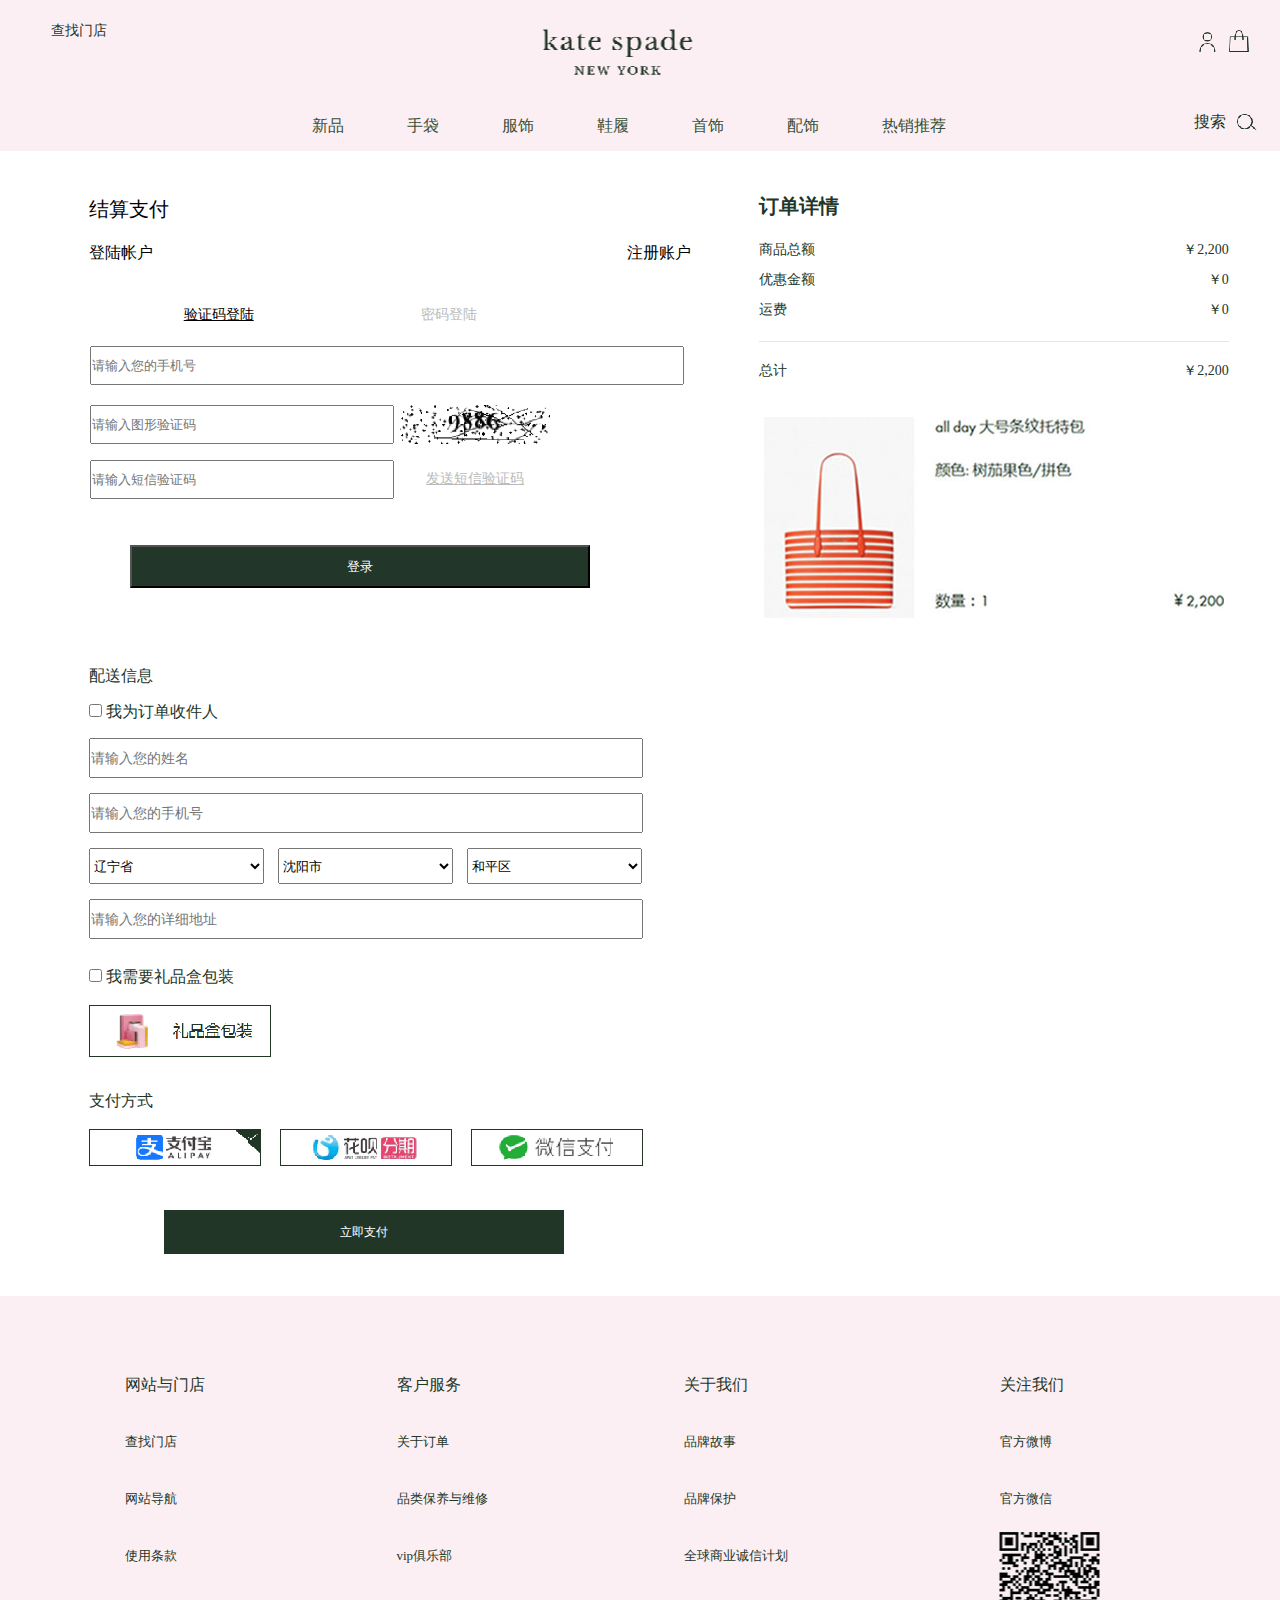
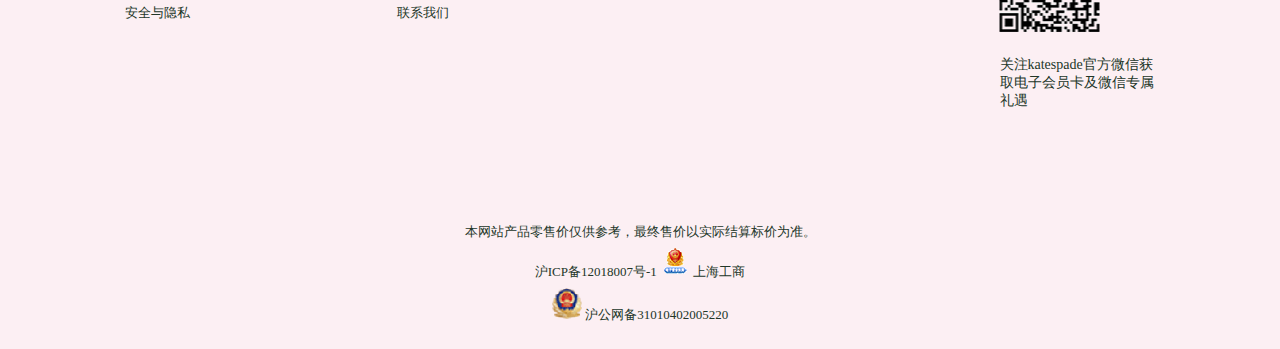
<file: kate/pay.html>
<!DOCTYPE html>
<html lang="en">

<head>
    <meta charset="UTF-8">
    <meta name="viewport" content="width=device-width, initial-scale=1.0">
    <meta http-equiv="X-UA-Compatible" content="ie=edge">
    <title>Document</title>
    <link rel="stylesheet" href="css/head.css">
    <link rel="stylesheet" href="css/pay.css">
</head>

<body>
    <div id="head">
        <!-- headcon -->
        <div class="headcon">
            <a href="index.html" class="box1">
                <img src="images/logo_03.png" alt="">
            </a>
            <a href="" class="box2">查找门店</a>
            <a href="denglu.html" class="box3">
                <img src="images/people_03.png" alt="">
            </a>
            <a href="shopping.html" class="box4">
                <img src="images/head-baobao_03.png" alt="">
            </a>
        </div>
    </div>
    <!-- nav -->
    <div id="nav">
        <!--navcon  -->
        <div class="navcon">
            <ul class="navlist">
                <li>
                    <a href="#">新品</a>
                </li>
                <li>
                    <a href="#">手袋</a>
                </li>
                <li>
                    <a href="#">服饰</a>
                </li>
                <li>
                    <a href="#">鞋履</a>
                </li>
                <li>
                    <a href="#">首饰</a>
                </li>
                <li>
                    <a href="#">配饰</a>
                </li>
                <li>
                    <a href="#">热销推荐</a>
                </li>
            </ul>
            <div class="box" id="sou">
                <a href="#">搜索</a>
            </div>
            <!-- sec1 -->
            <div class="sec1">
                <div class="bigbox">
                    <ul>
                        <li>
                            <a href="#" style="color: #223628 ;font-size: 14px">全部新品</a>
                        </li>
                        <li>
                            <a href="#">手袋</a>
                        </li>
                        <li>
                            <a href="#">服饰</a>
                        </li>
                        <li>
                            <a href="#">鞋履</a>
                        </li>
                        <li>
                            <a href="#">首饰</a>
                        </li>
                        <li>
                            <a href="#">配饰</a>
                        </li>
                    </ul>
                    <div class="pg">
                        <a href="#">
                            <img src="images/sec1_03.png" alt="">
                        </a>
                    </div>
                </div>
            </div>
            <!-- sec2 -->
            <div class="sec2">
                <div class="bigbox">
                    <ul>
                        <li>
                            <a href="#" style="color: #223628 ;font-size: 14px">全部手袋</a>
                        </li>
                        <li>
                            <a href="#">斜挎包</a>
                        </li>
                        <li>
                            <a href="#">单肩包</a>
                        </li>
                        <li>
                            <a href="#">手提包</a>
                        </li>
                        <li>
                            <a href="#">双肩包</a>
                        </li>
                        <li>
                            <a href="#">托特包</a>
                        </li>
                        <li>
                            <a href="#">手拿包</a>
                        </li>
                        <li>
                            <a href="#">钱包卡包</a>
                        </li>
                    </ul>
                    <div class="pg">
                        <a href="#">
                            <img src="images/sec2_03.png" alt="">
                        </a>
                    </div>
                </div>
            </div>
            <!-- sec3 -->
            <div class="sec3">
                <div class="bigbox">
                    <ul>
                        <li>
                            <a href="#" style="color: #223628 ;font-size: 14px">全部服饰</a>
                        </li>
                        <li>
                            <a href="#">连衣裙</a>
                        </li>
                        <li>
                            <a href="#">上装</a>
                        </li>
                        <li>
                            <a href="#">下装</a>
                        </li>
                        <li>
                            <a href="#">外套</a>
                        </li>
                        <li>
                            <a href="#">围巾丝巾帽子</a>
                        </li>
                    </ul>
                    <div class="pg">
                        <a href="#">
                            <img src="images/sec3_03.png" alt="">
                        </a>
                    </div>
                </div>
            </div>
            <!-- sce4 -->
            <div class="sec4">
                <div class="bigbox">
                    <ul>
                        <li>
                            <a href="#" style="color: #223628 ;font-size: 14px">全部鞋履</a>
                        </li>
                        <li>
                            <a href="#">休闲鞋</a>
                        </li>
                        <li>
                            <a href="#">平底鞋</a>
                        </li>
                        <li>
                            <a href="#">高跟鞋</a>
                        </li>
                    </ul>
                    <div class="pg">
                        <a href="#">
                            <img src="images/sec4_03.png" alt="">
                        </a>
                    </div>
                </div>
            </div>
            <!-- sec5 -->
            <div class="sec5">
                <div class="bigbox">
                    <ul>
                        <li>
                            <a href="#" style="color: #223628 ;font-size: 14px">全部首饰</a>
                        </li>
                        <li>
                            <a href="#">手链手镯</a>
                        </li>
                        <li>
                            <a href="#">项链</a>
                        </li>
                        <li>
                            <a href="#">耳环耳钉</a>
                        </li>
                        <li>
                            <a href="#">戒指</a>
                        </li>
                    </ul>
                    <div class="pg">
                        <a href="#">
                            <img src="images/sec5_03.png" alt="">
                        </a>
                    </div>
                </div>
            </div>
            <!-- sec6 -->
            <div class="sec6">
                <div class="bigbox">
                    <ul>
                        <li>
                            <a href="#" style="color: #223628 ;font-size: 14px">全部配饰</a>
                        </li>
                        <li>
                            <a href="#">数码产品配件</a>
                        </li>
                        <li>
                            <a href="#">钥匙扣</a>
                        </li>
                        <li>
                            <a href="#">手表</a>
                        </li>
                    </ul>
                    <div class="pg">
                        <a href="#">
                            <img src="images/sec6_03.png" alt="">
                        </a>
                    </div>
                </div>
            </div>
            <!-- sec7 -->
            <div class="sec7">
                <div class="bigbox">
                    <ul>
                        <li>
                            <a href="#" style="color: #223628 ;font-size: 14px">全部热销推荐</a>
                        </li>
                        <li>
                            <a href="#">手袋</a>
                        </li>
                        <li>
                            <a href="#">服饰</a>
                        </li>
                        <li>
                            <a href="#">鞋履</a>
                        </li>
                        <li>
                            <a href="#">首饰</a>
                        </li>
                        <li>
                            <a href="#">配饰</a>
                        </li>
                        <li>
                            <a href="#">年终钜惠</a>
                        </li>
                    </ul>
                    <div class="pg">
                        <a href="#">
                            <img src="images/sec7_03.png" alt="">
                        </a>
                    </div>
                </div>
            </div>

        </div>
        <!-- navcon2 -->
        <div class="navcon2" style="display: none">
            <ul class="navlist2">
                <li>
                    <a href="#">新品</a>
                </li>
                <li>
                    <a href="#">手袋</a>
                </li>
                <li>
                    <a href="#">服饰</a>
                </li>
                <li>
                    <a href="#">鞋履</a>
                </li>
                <li>
                    <a href="#">首饰</a>
                </li>
                <li>
                    <a href="#">配饰</a>
                </li>
                <li>
                    <a href="#">热销推荐</a>
                </li>
            </ul>
            <a href="#" class="box1">
                <img src="images/daohang_03.png" alt="">
            </a>
            <a href="denglu.html" class="box2">
                <img src="images/people_03.png" alt="">
            </a>
            <a href="#" class="box3">
                <img src="images/fangdajing_03.png" alt="">
            </a>
            <a href="shopping.html" class="box4">
                <img src="images/head-baobao_03.png" alt="">
            </a>

            <!-- sec1 -->
            <div class="sec1-2">
                <div class="bigbox">
                    <ul>
                        <li>
                            <a href="#" style="color: #223628 ;font-size: 14px">全部新品</a>
                        </li>
                        <li>
                            <a href="#">手袋</a>
                        </li>
                        <li>
                            <a href="#">服饰</a>
                        </li>
                        <li>
                            <a href="#">鞋履</a>
                        </li>
                        <li>
                            <a href="#">首饰</a>
                        </li>
                        <li>
                            <a href="#">配饰</a>
                        </li>
                    </ul>
                    <div class="pg">
                        <a href="#">
                            <img src="images/sec1_03.png" alt="">
                        </a>
                    </div>
                </div>
            </div>
            <!-- sec2 -->
            <div class="sec2-2">
                <div class="bigbox">
                    <ul>
                        <li>
                            <a href="#" style="color: #223628 ;font-size: 14px">全部手袋</a>
                        </li>
                        <li>
                            <a href="#">斜挎包</a>
                        </li>
                        <li>
                            <a href="#">单肩包</a>
                        </li>
                        <li>
                            <a href="#">手提包</a>
                        </li>
                        <li>
                            <a href="#">双肩包</a>
                        </li>
                        <li>
                            <a href="#">托特包</a>
                        </li>
                        <li>
                            <a href="#">手拿包</a>
                        </li>
                        <li>
                            <a href="#">钱包卡包</a>
                        </li>
                    </ul>
                    <div class="pg">
                        <a href="#">
                            <img src="images/sec2_03.png" alt="">
                        </a>
                    </div>
                </div>
            </div>
            <!-- sec3 -->
            <div class="sec3-2">
                <div class="bigbox">
                    <ul>
                        <li>
                            <a href="#" style="color: #223628 ;font-size: 14px">全部服饰</a>
                        </li>
                        <li>
                            <a href="#">连衣裙</a>
                        </li>
                        <li>
                            <a href="#">上装</a>
                        </li>
                        <li>
                            <a href="#">下装</a>
                        </li>
                        <li>
                            <a href="#">外套</a>
                        </li>
                        <li>
                            <a href="#">围巾丝巾帽子</a>
                        </li>
                    </ul>
                    <div class="pg">
                        <a href="#">
                            <img src="images/sec3_03.png" alt="">
                        </a>
                    </div>
                </div>
            </div>
            <!-- sce4 -->
            <div class="sec4-2">
                <div class="bigbox">
                    <ul>
                        <li>
                            <a href="#" style="color: #223628 ;font-size: 14px">全部鞋履</a>
                        </li>
                        <li>
                            <a href="#">休闲鞋</a>
                        </li>
                        <li>
                            <a href="#">平底鞋</a>
                        </li>
                        <li>
                            <a href="#">高跟鞋</a>
                        </li>
                    </ul>
                    <div class="pg">
                        <a href="#">
                            <img src="images/sec4_03.png" alt="">
                        </a>
                    </div>
                </div>
            </div>
            <!-- sec5 -->
            <div class="sec5-2">
                <div class="bigbox">
                    <ul>
                        <li>
                            <a href="#" style="color: #223628 ;font-size: 14px">全部首饰</a>
                        </li>
                        <li>
                            <a href="#">手链手镯</a>
                        </li>
                        <li>
                            <a href="#">项链</a>
                        </li>
                        <li>
                            <a href="#">耳环耳钉</a>
                        </li>
                        <li>
                            <a href="#">戒指</a>
                        </li>
                    </ul>
                    <div class="pg">
                        <a href="#">
                            <img src="images/sec5_03.png" alt="">
                        </a>
                    </div>
                </div>
            </div>
            <!-- sec6 -->
            <div class="sec6-2">
                <div class="bigbox">
                    <ul>
                        <li>
                            <a href="#" style="color: #223628 ;font-size: 14px">全部配饰</a>
                        </li>
                        <li>
                            <a href="#">数码产品配件</a>
                        </li>
                        <li>
                            <a href="#">钥匙扣</a>
                        </li>
                        <li>
                            <a href="#">手表</a>
                        </li>
                    </ul>
                    <div class="pg">
                        <a href="#">
                            <img src="images/sec6_03.png" alt="">
                        </a>
                    </div>
                </div>
            </div>
            <!-- sec7 -->
            <div class="sec7-2">
                <div class="bigbox">
                    <ul>
                        <li>
                            <a href="#" style="color: #223628 ;font-size: 14px">全部热销推荐</a>
                        </li>
                        <li>
                            <a href="#">手袋</a>
                        </li>
                        <li>
                            <a href="#">服饰</a>
                        </li>
                        <li>
                            <a href="#">鞋履</a>
                        </li>
                        <li>
                            <a href="#">首饰</a>
                        </li>
                        <li>
                            <a href="#">配饰</a>
                        </li>
                        <li>
                            <a href="#">年终钜惠</a>
                        </li>
                    </ul>
                    <div class="pg">
                        <a href="#">
                            <img src="images/sec7_03.png" alt="">
                        </a>
                    </div>
                </div>
            </div>
        </div>

    </div>
    <div id="box">
        <div class="boxcon">
            <div class="Lbox">
                <h6>结算支付</h6>
                <div class="select">
                    <div class="denglu">登陆帐户</div>
                    <div class="zhuce">注册账户</div>
                </div>
                <div class="leftbox">
                    <div class="leftbox1">
                        <div class="leftbox1-1">
                            <a href="" style="text-decoration: underline">验证码登陆</a>
                        </div>
                        <div class="leftbox1-2">密码登陆</div>
                    </div>
                    <input type="text" placeholder="请输入您的手机号" class="ipt1">
                    <div class="leftbox2">
                        <input type="text" placeholder="请输入图形验证码" class="ipt2">
                        <div class="yanzheng" style="cursor: pointer;">
                            <img src="images/yanzheng_03.png" alt="">
                        </div>
                    </div>
                    <div class="leftbox3">
                        <input type="text" placeholder="请输入短信验证码" class="ipt3">
                        <div class="yanzheng">
                            <a href="" class="shouji" style="text-decoration: underline">发送短信验证码</a>
                        </div>
                    </div>
                    <button class="btn">登录</button>

                </div>
                <div id="leftbox">
                    <div class="leftbox1">
                        <div class="leftbox1-1">验证码登陆</div>
                        <div class="leftbox1-2">
                            <a href="" style="text-decoration: underline">密码登陆</a>
                        </div>
                    </div>
                    <input type="text" placeholder="请输入您的手机号" class="ipt1">
                    <input type="text" placeholder="请输入您的账户密码" class="ipt2">

                    <h3>
                        <a href="" style="text-decoration: underline">忘记密码</a>
                    </h3>
                    <button class="btn">登录</button>

                </div>
                <div class="rightbox">
                    <h2></h2>
                    <input type="text" placeholder="请输入您的手机号" class="ipt1">
                    <div class="rightbox2">
                        <input type="text" placeholder="请输入图形验证码" class="ipt2">
                        <div class="yanzheng">
                            <img src="images/yanzheng_03.png" alt="">
                        </div>
                    </div>
                    <div class="rightbox3">
                        <input type="text" placeholder="请输入短信验证码" class="ipt3">
                        <div class="yanzheng">
                            <a href="" class="shouji" style="text-decoration: underline">发送短信验证码</a>
                        </div>
                    </div>
                    <button class="btn">下一步</button>
                </div>
                <div class="lif">
                    <h6>配送信息</h6>
                    <div class="che">
                        <input type="checkbox">
                        <span>我为订单收件人</span>
                        <br>
                        <input type="text" placeholder="请输入您的姓名" class="in">
                        <br>
                        <input type="text" placeholder="请输入您的手机号" class="in">
                        <select name="" id="province" style="height: 36px;width: 175px;margin-right: 10px">
                        </select>
                        <select name="" id="city" style="height: 36px;width: 175px;margin-right: 10px">
                        </select>
                        <select name="" id="area" style="height: 36px;width: 175px;margin-right: 10px">
                        </select>
                        <input type="text" placeholder="请输入您的详细地址" class="in">
                        <br>
                        <input type="checkbox" style="margin-top: 30px">
                        <span style="margin-top: 30px">我需要礼品盒包装</span>
                        <div style="margin-top: 17px;margin-bottom: 30px">
                            <img src="images/lihe_03.png" alt="">
                        </div>
                        <span>支付方式</span>
                        <div style="margin-top: 17px;">
                            <img src="images/zhifu_03.png" alt="">
                        </div>
                    </div>
                    <button style="margin: 25px auto 0;
                    width: 400px;
                    height: 44px;
                    background-color: #223628;
    border: 0 solid #223628;
    color: #fff;
    font-size: 12px;
    margin-left: 113px;
    cursor: pointer;">立即支付</button>

                </div>
            </div>
            <div class="Rbox">
                <h6>订单详情</h6>
                <div class="mon">
                    <span style="display: block;float: left;">商品总额</span>
                    <span style="float: right;">￥2,200</span>
                </div>
                <div class="mon1">
                    <span style="display: block;float: left;">优惠金额</span>
                    <span style="float: right;">￥0</span>
                </div>
                <div class="mon2">
                    <span style="display: block;float: left;">运费</span>
                    <span style="float: right;">￥0</span>
                </div>
                <div class="add">
                        <span style="display: block;float: left; padding-top: 20px">总计</span>
                        <span style="float: right;padding-top: 20px">￥2,200</span>
                </div>
                <div style="padding-top: 75px;padding-left: 5px"><img src="images/zhifu2_03.jpg" alt=""></div>
            </div>
        </div>
    </div>


    <!-- bottom -->
    <div id="bottom">
        <!-- bottomcon -->
        <div class="bottomcon">
            <div class="box">
                <ul class="box1">
                    <li>
                        <a href="#" style="font-size: 16px;color: #223628">网站与门店</a>
                    </li>
                    <li>
                        <a href="#">查找门店</a>
                    </li>
                    <li>
                        <a href="#">网站导航</a>
                    </li>
                    <li>
                        <a href="#">使用条款</a>
                    </li>
                    <li>
                        <a href="#">安全与隐私</a>
                    </li>
                </ul>
                <ul class="box2">
                    <li>
                        <a href="#" style="font-size: 16px;color: #223628">客户服务</a>
                    </li>
                    <li>
                        <a href="#">关于订单</a>
                    </li>
                    <li>
                        <a href="#">品类保养与维修</a>
                    </li>
                    <li>
                        <a href="#">vip俱乐部</a>
                    </li>
                    <li>
                        <a href="#">联系我们</a>
                    </li>
                </ul>
                <ul class="box3">
                    <li>
                        <a href="#" style="font-size: 16px;color: #223628">关于我们</a>
                    </li>
                    <li>
                        <a href="#">品牌故事</a>
                    </li>
                    <li>
                        <a href="#">品牌保护</a>
                    </li>
                    <li>
                        <a href="#">全球商业诚信计划</a>
                    </li>
                </ul>
                <ul class="box4">
                    <li>
                        <a href="#" style="font-size: 16px;color: #223628">关注我们</a>
                    </li>
                    <li>
                        <a href="#">官方微博</a>
                    </li>
                    <li>
                        <a href="#">官方微信</a>
                    </li>
                    <li style="padding-top: 5px">
                        <img src="images/bottom1.png" alt="">
                    </li>
                    <li style="padding-top: 20px;font-size: 14px;color: #223628">
                        关注katespade官方微信获取电子会员卡及微信专属礼遇
                    </li>
                </ul>

            </div>
        </div>
    </div>
    <!-- foot -->
    <div id="foot">
        <!-- footcon -->
        <div class="footcon">
            <div class="box">
                <li>
                    本网站产品零售价仅供参考，最终售价以实际结算标价为准。
                </li>
                <a href="#">
                    沪ICP备12018007号-1
                    <span>
                        <img src="images/foot.png" alt="">
                    </span> 上海工商
                </a>
                <a href="#">
                    <span>
                        <img src="images/foot_03.png" alt="">
                    </span>沪公网备31010402005220
                </a>
            </div>
        </div>
    </div>
</body>

</html>

<script src="js/head.js"></script>

<script src="js/citys.js"></script>
<script src="js/jquery.min.js"></script>
<script>
    $(".leftbox1 .leftbox1-1").click(function () {
        $("#leftbox")[0].style.display = "none"
        $(".leftbox")[0].style.display = "block"
    })
    $(".leftbox1 .leftbox1-2").click(function () {
        $("#leftbox")[0].style.display = "block"
        $(".leftbox")[0].style.display = "none"
    })
    $(".zhuce").click(function () {
        $(".rightbox")[0].style.display = "block"
        $(".leftbox")[0].style.display = "none"
        $("#leftbox")[0].style.display = "none"
    })
    $(".denglu").click(function () {
        $(".rightbox")[0].style.display = "none"
        $(".leftbox")[0].style.display = "block"
        $("#leftbox")[0].style.display = "none"
    })
</script>
<!-- <script src="js/machine.js"></script> -->
<script>

    let province = $("#province")[0];
    let city = $("#city")[0];
    let area = $("#area")[0];
    // 初始化省份数据
    citys.forEach(item => {
        let option = document.createElement("option");
        option.innerHTML = item.provinceName;
        province.appendChild(option)
    })
    // 更新城市数据
    function updateCity(index) {
        var index = index || 0;
        city.innerHTML = "";
        citys[index].mallCityList.forEach(item => {
            let option = document.createElement("option");
            option.innerHTML = item.cityName;
            city.appendChild(option)
        })
    }
    // 更新区数据
    function updateArea(provinceIndex, cityIndex) {
        area.innerHTML = "";
        citys[provinceIndex].mallCityList[cityIndex].mallAreaList.forEach(item => {
            let option = document.createElement("option");
            option.innerHTML = item.areaName;
            area.appendChild(option)
        })
    }
    updateCity(0)
    updateArea(0, 0)
    // onchange事件当值发生改变的时候触发的事件
    // 只属于文本框，密码框，文本域与下拉选择菜单
    // selectedIndex属性：下拉选择菜单的Node节点独有的属性
    // 代表当前选择的选择项相对于其他选择项所处的下标
    province.onchange = function () {
        updateCity(this.selectedIndex)
        updateArea(this.selectedIndex, city.selectedIndex)
    }
    city.onchange = function () {
        updateArea(province.selectedIndex, this.selectedIndex)
    }
</script>
</file>
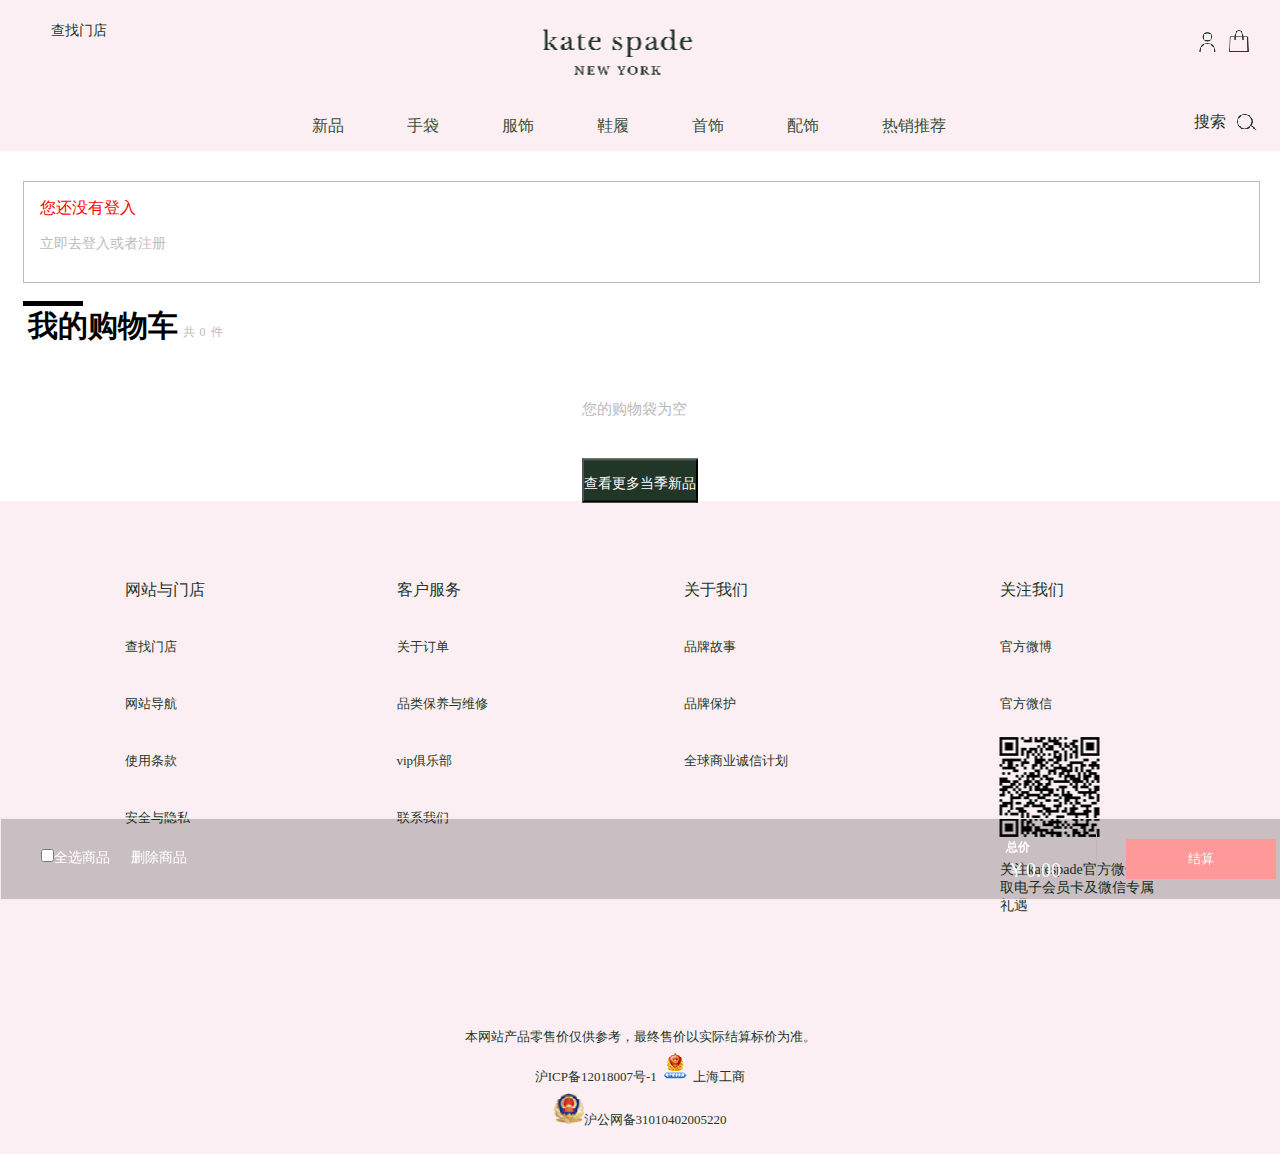
<file: kate/shopping.html>
<!DOCTYPE html>
<html lang="en">

<head>
    <meta charset="UTF-8">
    <meta name="viewport" content="width=device-width, initial-scale=1.0">
    <meta http-equiv="X-UA-Compatible" content="ie=edge">
    <title>购物车</title>
    <link rel="stylesheet" href="css/shopping.css">
    <link rel="stylesheet" href="css/head.css">
</head>

<body>

    <!-- 顶部 -->
    <div id="head">
        <!-- headcon -->
        <div class="headcon">
            <a href="index.html" class="box1"><img src="images/logo_03.png" alt=""></a>
            <a href="" class="box2">查找门店</a>
            <a href="denglu.html" class="box3"><img src="images/people_03.png" alt=""></a>
            <a href="" class="box4"><img src="images/head-baobao_03.png" alt=""></a>
        </div>
    </div>
    <!-- nav -->
    <div id="nav">
        <!--navcon  -->
        <div class="navcon">
            <ul class="navlist">
                <li><a href="#">新品</a></li>
                <li><a href="#">手袋</a></li>
                <li><a href="#">服饰</a></li>
                <li><a href="#">鞋履</a></li>
                <li><a href="#">首饰</a></li>
                <li><a href="#">配饰</a></li>
                <li><a href="#">热销推荐</a></li>
            </ul>
            <div class="box" id="sou"><a href="#">搜索</a></div>
            <!-- sec1 -->
            <div class="sec1">
                <div class="bigbox">
                <ul>
                    <li><a href="#" style="color: #223628 ;font-size: 14px">全部新品</a></li>
                    <li><a href="#">手袋</a></li>
                    <li><a href="#">服饰</a></li>
                    <li><a href="#">鞋履</a></li>
                    <li><a href="#">首饰</a></li>
                    <li><a href="#">配饰</a></li>
                </ul>
                <div class="pg">
                    <a href="#">
                        <img src="images/sec1_03.png" alt="">
                    </a> 
                </div>
                </div>
            </div>
            <!-- sec2 -->
            <div class="sec2">
                    <div class="bigbox">
                    <ul>
                        <li><a href="#" style="color: #223628 ;font-size: 14px">全部手袋</a></li>
                        <li><a href="#">斜挎包</a></li>
                        <li><a href="#">单肩包</a></li>
                        <li><a href="#">手提包</a></li>
                        <li><a href="#">双肩包</a></li>
                        <li><a href="#">托特包</a></li>
                        <li><a href="#">手拿包</a></li>
                        <li><a href="#">钱包卡包</a></li>
                    </ul>
                    <div class="pg">
                        <a href="#">
                            <img src="images/sec2_03.png" alt="">
                        </a> 
                    </div>
                    </div>
            </div>
            <!-- sec3 -->
            <div class="sec3">
                <div class="bigbox">
                <ul>
                    <li><a href="#" style="color: #223628 ;font-size: 14px">全部服饰</a></li>
                    <li><a href="#">连衣裙</a></li>
                    <li><a href="#">上装</a></li>
                    <li><a href="#">下装</a></li>
                    <li><a href="#">外套</a></li>
                    <li><a href="#">围巾丝巾帽子</a></li>
                </ul>
                <div class="pg">
                    <a href="#">
                        <img src="images/sec3_03.png" alt="">
                    </a> 
                </div>
                </div>
        </div>
        <!-- sce4 -->
        <div class="sec4">
            <div class="bigbox">
            <ul>
                <li><a href="#" style="color: #223628 ;font-size: 14px">全部鞋履</a></li>
                <li><a href="#">休闲鞋</a></li>
                <li><a href="#">平底鞋</a></li>
                <li><a href="#">高跟鞋</a></li>
            </ul>
            <div class="pg">
                <a href="#">
                    <img src="images/sec4_03.png" alt="">
                </a> 
            </div>
            </div>
    </div>
    <!-- sec5 -->
    <div class="sec5">
        <div class="bigbox">
        <ul>
            <li><a href="#" style="color: #223628 ;font-size: 14px">全部首饰</a></li>
            <li><a href="#">手链手镯</a></li>
            <li><a href="#">项链</a></li>
            <li><a href="#">耳环耳钉</a></li>
            <li><a href="#">戒指</a></li>
        </ul>
        <div class="pg">
            <a href="#">
                <img src="images/sec5_03.png" alt="">
            </a> 
        </div>
        </div>
    </div>
    <!-- sec6 -->
    <div class="sec6">
        <div class="bigbox">
        <ul>
            <li><a href="#" style="color: #223628 ;font-size: 14px">全部配饰</a></li>
            <li><a href="#">数码产品配件</a></li>
            <li><a href="#">钥匙扣</a></li>
            <li><a href="#">手表</a></li>
        </ul>
        <div class="pg">
            <a href="#">
                <img src="images/sec6_03.png" alt="">
            </a> 
        </div>
        </div>
    </div>
    <!-- sec7 -->
    <div class="sec7">
        <div class="bigbox">
        <ul>
            <li><a href="#" style="color: #223628 ;font-size: 14px">全部热销推荐</a></li>
            <li><a href="#">手袋</a></li>
            <li><a href="#">服饰</a></li>
            <li><a href="#">鞋履</a></li>
            <li><a href="#">首饰</a></li>
            <li><a href="#">配饰</a></li>
            <li><a href="#">年终钜惠</a></li>
        </ul>
        <div class="pg">
            <a href="#">
                <img src="images/sec7_03.png" alt="">
            </a> 
        </div>
        </div>
</div>

        </div>
        <!-- navcon2 -->
        <div class="navcon2" style="display: none">
            <ul class="navlist2">
                <li><a href="#">新品</a></li>
                <li><a href="#">手袋</a></li>
                <li><a href="#">服饰</a></li>
                <li><a href="#">鞋履</a></li>
                <li><a href="#">首饰</a></li>
                <li><a href="#">配饰</a></li>
                <li><a href="#">热销推荐</a></li>
            </ul>
            <a href="#" class="box1"><img src="images/daohang_03.png" alt=""></a>
            <a href="denglu.html" class="box2"><img src="images/people_03.png" alt=""></a>
            <a href="#" class="box3"><img src="images/fangdajing_03.png" alt=""></a>
            <a href="#" class="box4"><img src="images/head-baobao_03.png" alt=""></a>

                <!-- sec1 -->
        <div class="sec1-2">
            <div class="bigbox">
            <ul>
                <li><a href="#" style="color: #223628 ;font-size: 14px">全部新品</a></li>
                <li><a href="#">手袋</a></li>
                <li><a href="#">服饰</a></li>
                <li><a href="#">鞋履</a></li>
                <li><a href="#">首饰</a></li>
                <li><a href="#">配饰</a></li>
            </ul>
            <div class="pg">
                <a href="#">
                    <img src="images/sec1_03.png" alt="">
                </a> 
            </div>
            </div>
        </div>
        <!-- sec2 -->
        <div class="sec2-2">
                <div class="bigbox">
                <ul>
                    <li><a href="#" style="color: #223628 ;font-size: 14px">全部手袋</a></li>
                    <li><a href="#">斜挎包</a></li>
                    <li><a href="#">单肩包</a></li>
                    <li><a href="#">手提包</a></li>
                    <li><a href="#">双肩包</a></li>
                    <li><a href="#">托特包</a></li>
                    <li><a href="#">手拿包</a></li>
                    <li><a href="#">钱包卡包</a></li>
                </ul>
                <div class="pg">
                    <a href="#">
                        <img src="images/sec2_03.png" alt="">
                    </a> 
                </div>
                </div>
        </div>
        <!-- sec3 -->
        <div class="sec3-2">
            <div class="bigbox">
            <ul>
                <li><a href="#" style="color: #223628 ;font-size: 14px">全部服饰</a></li>
                <li><a href="#">连衣裙</a></li>
                <li><a href="#">上装</a></li>
                <li><a href="#">下装</a></li>
                <li><a href="#">外套</a></li>
                <li><a href="#">围巾丝巾帽子</a></li>
            </ul>
            <div class="pg">
                <a href="#">
                    <img src="images/sec3_03.png" alt="">
                </a> 
            </div>
            </div>
    </div>
    <!-- sce4 -->
    <div class="sec4-2">
        <div class="bigbox">
        <ul>
            <li><a href="#" style="color: #223628 ;font-size: 14px">全部鞋履</a></li>
            <li><a href="#">休闲鞋</a></li>
            <li><a href="#">平底鞋</a></li>
            <li><a href="#">高跟鞋</a></li>
        </ul>
        <div class="pg">
            <a href="#">
                <img src="images/sec4_03.png" alt="">
            </a> 
        </div>
        </div>
</div>
<!-- sec5 -->
<div class="sec5-2">
    <div class="bigbox">
    <ul>
        <li><a href="#" style="color: #223628 ;font-size: 14px">全部首饰</a></li>
        <li><a href="#">手链手镯</a></li>
        <li><a href="#">项链</a></li>
        <li><a href="#">耳环耳钉</a></li>
        <li><a href="#">戒指</a></li>
    </ul>
    <div class="pg">
        <a href="#">
            <img src="images/sec5_03.png" alt="">
        </a> 
    </div>
    </div>
</div>
<!-- sec6 -->
<div class="sec6-2">
    <div class="bigbox">
    <ul>
        <li><a href="#" style="color: #223628 ;font-size: 14px">全部配饰</a></li>
        <li><a href="#">数码产品配件</a></li>
        <li><a href="#">钥匙扣</a></li>
        <li><a href="#">手表</a></li>
    </ul>
    <div class="pg">
        <a href="#">
            <img src="images/sec6_03.png" alt="">
        </a> 
    </div>
    </div>
</div>
<!-- sec7 -->
<div class="sec7-2">
    <div class="bigbox">
    <ul>
        <li><a href="#" style="color: #223628 ;font-size: 14px">全部热销推荐</a></li>
        <li><a href="#">手袋</a></li>
        <li><a href="#">服饰</a></li>
        <li><a href="#">鞋履</a></li>
        <li><a href="#">首饰</a></li>
        <li><a href="#">配饰</a></li>
        <li><a href="#">年终钜惠</a></li>
    </ul>
    <div class="pg">
        <a href="#">
            <img src="images/sec7_03.png" alt="">
        </a> 
    </div>
    </div>
</div>
        </div>
    
    </div>


    <div class="shop">
        <div class="shop-con">
            <div class="top">
                <h2>您还没有登入</h2>
                <h3>立即去<a href="">登入</a>或者<a href="">注册</a></h3>
            </div>
            <div class="center"></div>
            <div class="me"><span class="span1">我的购物车</span><span>共</span><span>0</span><span>件</span></div>
            <div class="gouwu">
                <h2>您的购物袋为空 <br> <a href="list.html"><button style="font-size: 14px;
                    color: #fff;
                    text-align: center;
                    background-color: #223628;
                    height: 44px;
    line-height: 44px;
    margin-top: 40px;
    outline: none
    ">查看更多当季新品</button></a></h2>
            </div> 
        </div>
    </div>
    <!-- bottom -->
    <div id="bottom">
        <!-- bottomcon -->
        <div class="bottomcon">
            <div class="box">
                <ul class="box1">
                <li><a href="#" style="font-size: 16px;color: #223628">网站与门店</a></li>
                <li><a href="#">查找门店</a></li>
                <li><a href="#">网站导航</a></li>
                <li><a href="#">使用条款</a></li>
                <li><a href="#">安全与隐私</a></li>
            </ul>
            <ul class="box2">
                <li><a href="#" style="font-size: 16px;color: #223628">客户服务</a></li>
                <li><a href="#">关于订单</a></li>
                <li><a href="#">品类保养与维修</a></li>
                <li><a href="#">vip俱乐部</a></li>
                <li><a href="#">联系我们</a></li>
            </ul>
            <ul class="box3">
                <li><a href="#" style="font-size: 16px;color: #223628">关于我们</a></li>
                <li><a href="#">品牌故事</a></li>
                <li><a href="#">品牌保护</a></li>
                <li><a href="#">全球商业诚信计划</a></li>
            </ul>
            <ul class="box4">
                    <li><a href="#" style="font-size: 16px;color: #223628">关注我们</a></li>
                    <li><a href="#">官方微博</a></li>
                    <li><a href="#">官方微信</a></li>
                    <li style="padding-top: 5px"><img src="images/bottom1.png" alt=""></li>
                    <li style="padding-top: 20px;font-size: 14px;color: #223628">
                        关注katespade官方微信获取电子会员卡及微信专属礼遇
                    </li>
                </ul>
                
            </div>
        </div></div>
    </div>
    <!-- foot -->
    <div id="foot">
        <!-- footcon -->
        <div class="footcon">
            <div class="box">
                <li>
                    本网站产品零售价仅供参考，最终售价以实际结算标价为准。
                </li>
                <a href="#">
                    沪ICP备12018007号-1 <span><img src="images/foot.png" alt=""></span> 上海工商
                </a>
                <a href="#">
                    <span><img src="images/foot_03.png" alt=""></span>沪公网备31010402005220
                </a>
            </div>
        </div>
    </div>
    <!-- 最底部结算部分 -->
    <div class="jiesuan">
        <span class="span1"><input type="checkbox">全选商品</span> 
        <span class="span2">删除商品</span>
        <div class="div">
            <h2>总价</h2>
            <span>￥</span><span>0.00</span>
        </div>
        <button class="button">结算</button>
    </div>
</body>

</html>
<script src="js/jquery.min.js"></script>
    <script src="js/head.js"></script>
</file>
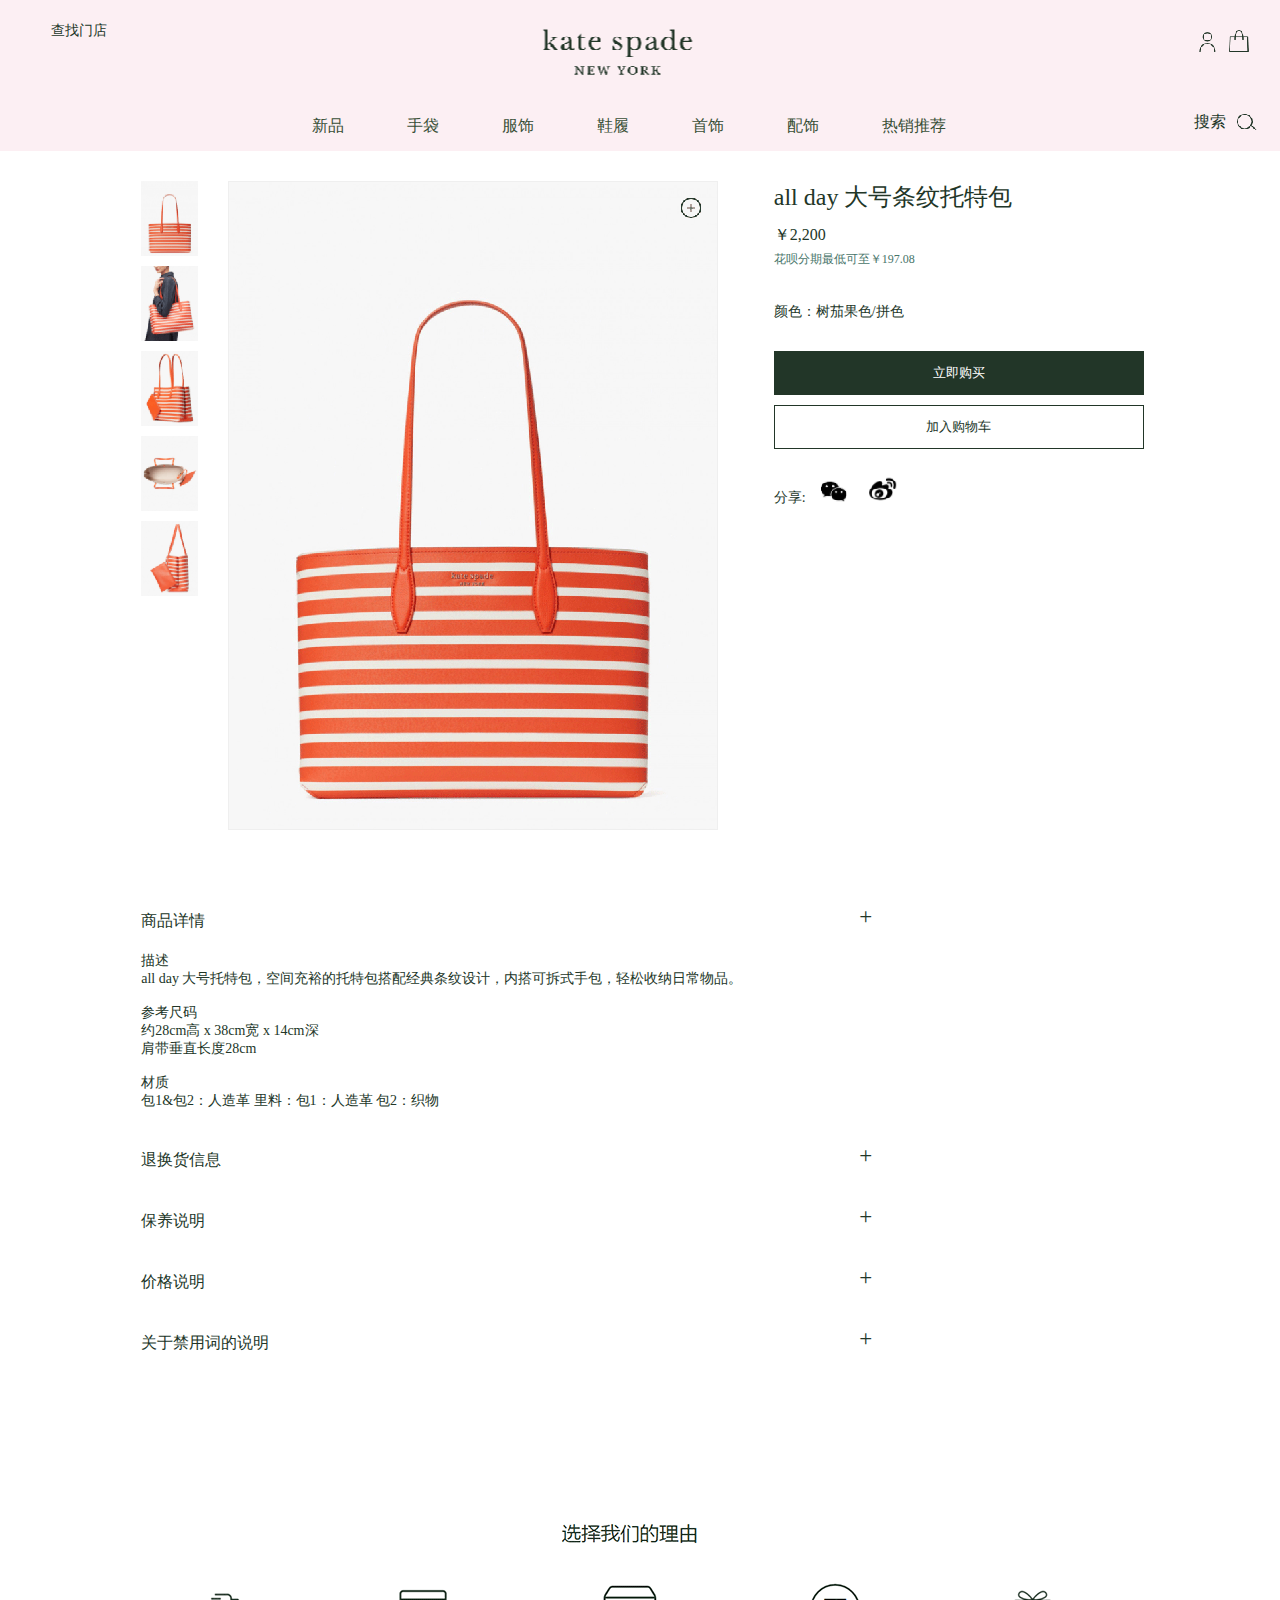
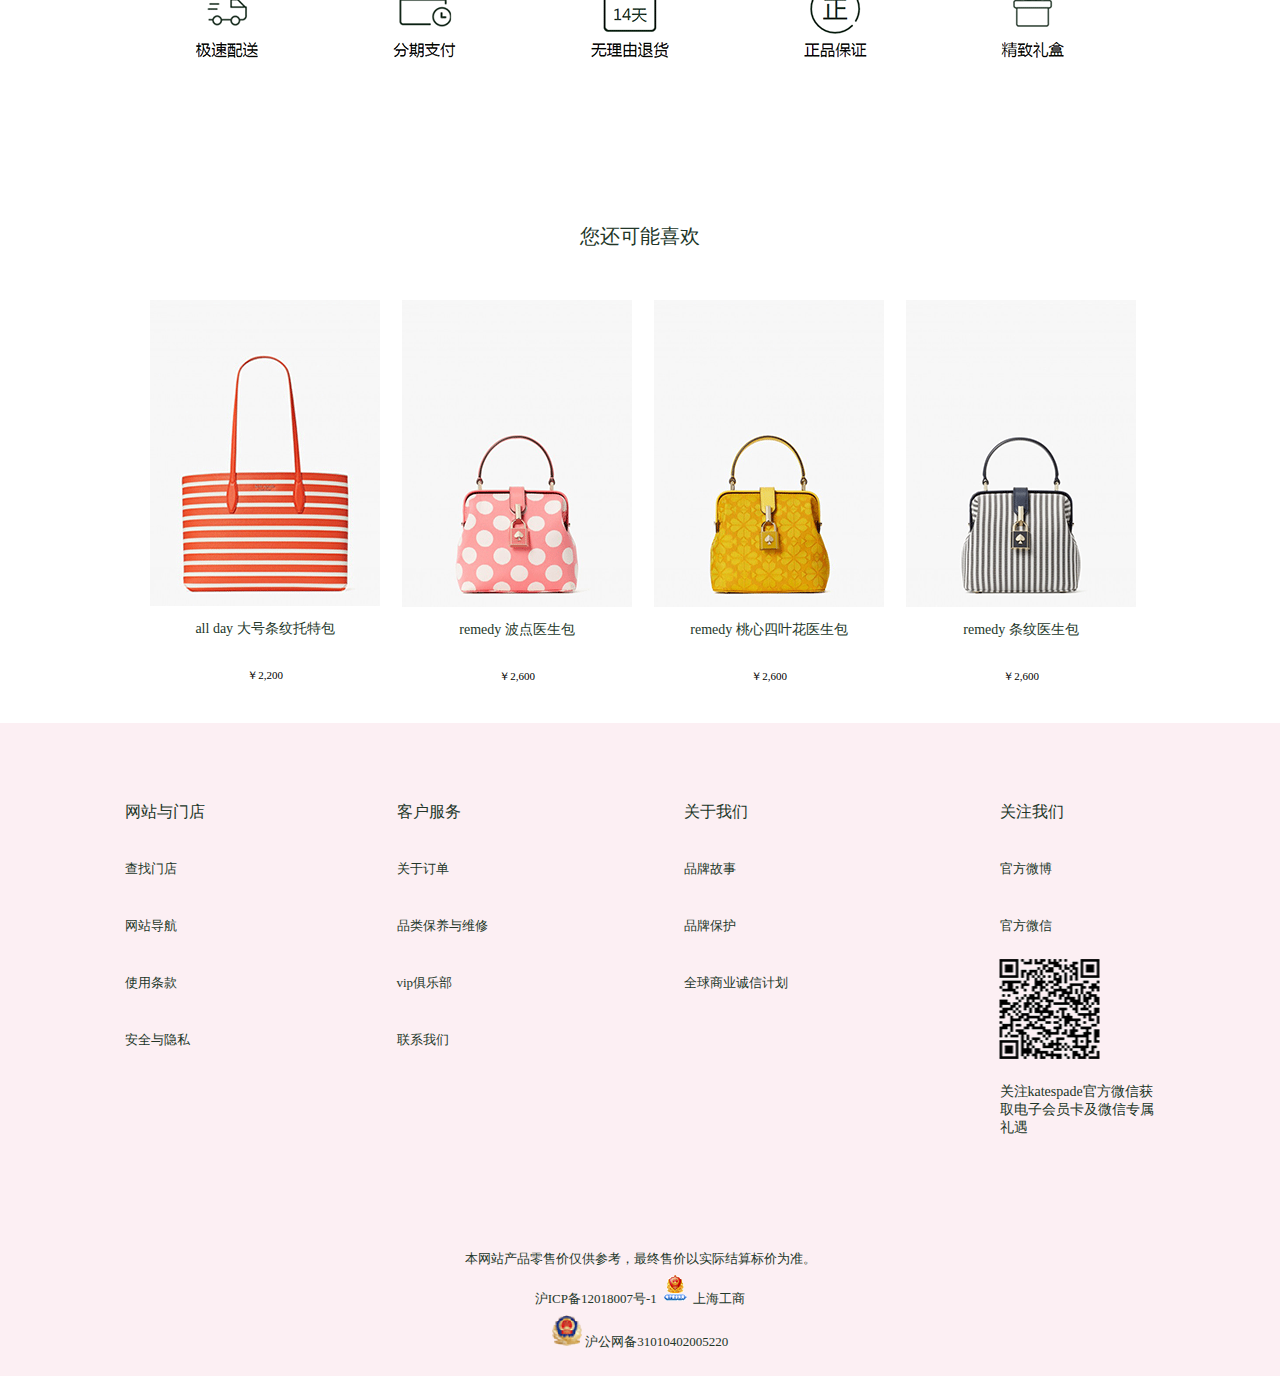
<file: kate/xiangqing.html>
<!DOCTYPE html>
<html lang="en">

<head>
    <meta charset="UTF-8">
    <meta name="viewport" content="width=device-width, initial-scale=1.0">
    <meta http-equiv="X-UA-Compatible" content="ie=edge">
    <title>Document</title>
    <link rel="stylesheet" href="css/head.css">
    <link rel="stylesheet" href="css/xiangqing.css">
</head>

<body>
    <div id="head">
        <!-- headcon -->
        <div class="headcon">
            <a href="index.html" class="box1">
                <img src="images/logo_03.png" alt="">
            </a>
            <a href="" class="box2">查找门店</a>
            <a href="denglu.html" class="box3">
                <img src="images/people_03.png" alt="">
            </a>
            <a href="shopping.html" class="box4">
                <img src="images/head-baobao_03.png" alt="">
            </a>
        </div>
    </div>
    <!-- nav -->
    <div id="nav">
        <!--navcon  -->
        <div class="navcon">
            <ul class="navlist">
                <li>
                    <a href="#">新品</a>
                </li>
                <li>
                    <a href="#">手袋</a>
                </li>
                <li>
                    <a href="#">服饰</a>
                </li>
                <li>
                    <a href="#">鞋履</a>
                </li>
                <li>
                    <a href="#">首饰</a>
                </li>
                <li>
                    <a href="#">配饰</a>
                </li>
                <li>
                    <a href="#">热销推荐</a>
                </li>
            </ul>
            <div class="box" id="sou">
                <a href="#">搜索</a>
            </div>
            <!-- sec1 -->
            <div class="sec1">
                <div class="bigbox">
                    <ul>
                        <li>
                            <a href="#" style="color: #223628 ;font-size: 14px">全部新品</a>
                        </li>
                        <li>
                            <a href="#">手袋</a>
                        </li>
                        <li>
                            <a href="#">服饰</a>
                        </li>
                        <li>
                            <a href="#">鞋履</a>
                        </li>
                        <li>
                            <a href="#">首饰</a>
                        </li>
                        <li>
                            <a href="#">配饰</a>
                        </li>
                    </ul>
                    <div class="pg">
                        <a href="#">
                            <img src="images/sec1_03.png" alt="">
                        </a>
                    </div>
                </div>
            </div>
            <!-- sec2 -->
            <div class="sec2">
                <div class="bigbox">
                    <ul>
                        <li>
                            <a href="#" style="color: #223628 ;font-size: 14px">全部手袋</a>
                        </li>
                        <li>
                            <a href="#">斜挎包</a>
                        </li>
                        <li>
                            <a href="#">单肩包</a>
                        </li>
                        <li>
                            <a href="#">手提包</a>
                        </li>
                        <li>
                            <a href="#">双肩包</a>
                        </li>
                        <li>
                            <a href="#">托特包</a>
                        </li>
                        <li>
                            <a href="#">手拿包</a>
                        </li>
                        <li>
                            <a href="#">钱包卡包</a>
                        </li>
                    </ul>
                    <div class="pg">
                        <a href="#">
                            <img src="images/sec2_03.png" alt="">
                        </a>
                    </div>
                </div>
            </div>
            <!-- sec3 -->
            <div class="sec3">
                <div class="bigbox">
                    <ul>
                        <li>
                            <a href="#" style="color: #223628 ;font-size: 14px">全部服饰</a>
                        </li>
                        <li>
                            <a href="#">连衣裙</a>
                        </li>
                        <li>
                            <a href="#">上装</a>
                        </li>
                        <li>
                            <a href="#">下装</a>
                        </li>
                        <li>
                            <a href="#">外套</a>
                        </li>
                        <li>
                            <a href="#">围巾丝巾帽子</a>
                        </li>
                    </ul>
                    <div class="pg">
                        <a href="#">
                            <img src="images/sec3_03.png" alt="">
                        </a>
                    </div>
                </div>
            </div>
            <!-- sce4 -->
            <div class="sec4">
                <div class="bigbox">
                    <ul>
                        <li>
                            <a href="#" style="color: #223628 ;font-size: 14px">全部鞋履</a>
                        </li>
                        <li>
                            <a href="#">休闲鞋</a>
                        </li>
                        <li>
                            <a href="#">平底鞋</a>
                        </li>
                        <li>
                            <a href="#">高跟鞋</a>
                        </li>
                    </ul>
                    <div class="pg">
                        <a href="#">
                            <img src="images/sec4_03.png" alt="">
                        </a>
                    </div>
                </div>
            </div>
            <!-- sec5 -->
            <div class="sec5">
                <div class="bigbox">
                    <ul>
                        <li>
                            <a href="#" style="color: #223628 ;font-size: 14px">全部首饰</a>
                        </li>
                        <li>
                            <a href="#">手链手镯</a>
                        </li>
                        <li>
                            <a href="#">项链</a>
                        </li>
                        <li>
                            <a href="#">耳环耳钉</a>
                        </li>
                        <li>
                            <a href="#">戒指</a>
                        </li>
                    </ul>
                    <div class="pg">
                        <a href="#">
                            <img src="images/sec5_03.png" alt="">
                        </a>
                    </div>
                </div>
            </div>
            <!-- sec6 -->
            <div class="sec6">
                <div class="bigbox">
                    <ul>
                        <li>
                            <a href="#" style="color: #223628 ;font-size: 14px">全部配饰</a>
                        </li>
                        <li>
                            <a href="#">数码产品配件</a>
                        </li>
                        <li>
                            <a href="#">钥匙扣</a>
                        </li>
                        <li>
                            <a href="#">手表</a>
                        </li>
                    </ul>
                    <div class="pg">
                        <a href="#">
                            <img src="images/sec6_03.png" alt="">
                        </a>
                    </div>
                </div>
            </div>
            <!-- sec7 -->
            <div class="sec7">
                <div class="bigbox">
                    <ul>
                        <li>
                            <a href="#" style="color: #223628 ;font-size: 14px">全部热销推荐</a>
                        </li>
                        <li>
                            <a href="#">手袋</a>
                        </li>
                        <li>
                            <a href="#">服饰</a>
                        </li>
                        <li>
                            <a href="#">鞋履</a>
                        </li>
                        <li>
                            <a href="#">首饰</a>
                        </li>
                        <li>
                            <a href="#">配饰</a>
                        </li>
                        <li>
                            <a href="#">年终钜惠</a>
                        </li>
                    </ul>
                    <div class="pg">
                        <a href="#">
                            <img src="images/sec7_03.png" alt="">
                        </a>
                    </div>
                </div>
            </div>

        </div>
        <!-- navcon2 -->
        <div class="navcon2" style="display: none">
            <ul class="navlist2">
                <li>
                    <a href="#">新品</a>
                </li>
                <li>
                    <a href="#">手袋</a>
                </li>
                <li>
                    <a href="#">服饰</a>
                </li>
                <li>
                    <a href="#">鞋履</a>
                </li>
                <li>
                    <a href="#">首饰</a>
                </li>
                <li>
                    <a href="#">配饰</a>
                </li>
                <li>
                    <a href="#">热销推荐</a>
                </li>
            </ul>
            <a href="#" class="box1">
                <img src="images/daohang_03.png" alt="">
            </a>
            <a href="denglu.html" class="box2">
                <img src="images/people_03.png" alt="">
            </a>
            <a href="#" class="box3">
                <img src="images/fangdajing_03.png" alt="">
            </a>
            <a href="shopping.html" class="box4">
                <img src="images/head-baobao_03.png" alt="">
            </a>

            <!-- sec1 -->
            <div class="sec1-2">
                <div class="bigbox">
                    <ul>
                        <li>
                            <a href="#" style="color: #223628 ;font-size: 14px">全部新品</a>
                        </li>
                        <li>
                            <a href="#">手袋</a>
                        </li>
                        <li>
                            <a href="#">服饰</a>
                        </li>
                        <li>
                            <a href="#">鞋履</a>
                        </li>
                        <li>
                            <a href="#">首饰</a>
                        </li>
                        <li>
                            <a href="#">配饰</a>
                        </li>
                    </ul>
                    <div class="pg">
                        <a href="#">
                            <img src="images/sec1_03.png" alt="">
                        </a>
                    </div>
                </div>
            </div>
            <!-- sec2 -->
            <div class="sec2-2">
                <div class="bigbox">
                    <ul>
                        <li>
                            <a href="#" style="color: #223628 ;font-size: 14px">全部手袋</a>
                        </li>
                        <li>
                            <a href="#">斜挎包</a>
                        </li>
                        <li>
                            <a href="#">单肩包</a>
                        </li>
                        <li>
                            <a href="#">手提包</a>
                        </li>
                        <li>
                            <a href="#">双肩包</a>
                        </li>
                        <li>
                            <a href="#">托特包</a>
                        </li>
                        <li>
                            <a href="#">手拿包</a>
                        </li>
                        <li>
                            <a href="#">钱包卡包</a>
                        </li>
                    </ul>
                    <div class="pg">
                        <a href="#">
                            <img src="images/sec2_03.png" alt="">
                        </a>
                    </div>
                </div>
            </div>
            <!-- sec3 -->
            <div class="sec3-2">
                <div class="bigbox">
                    <ul>
                        <li>
                            <a href="#" style="color: #223628 ;font-size: 14px">全部服饰</a>
                        </li>
                        <li>
                            <a href="#">连衣裙</a>
                        </li>
                        <li>
                            <a href="#">上装</a>
                        </li>
                        <li>
                            <a href="#">下装</a>
                        </li>
                        <li>
                            <a href="#">外套</a>
                        </li>
                        <li>
                            <a href="#">围巾丝巾帽子</a>
                        </li>
                    </ul>
                    <div class="pg">
                        <a href="#">
                            <img src="images/sec3_03.png" alt="">
                        </a>
                    </div>
                </div>
            </div>
            <!-- sce4 -->
            <div class="sec4-2">
                <div class="bigbox">
                    <ul>
                        <li>
                            <a href="#" style="color: #223628 ;font-size: 14px">全部鞋履</a>
                        </li>
                        <li>
                            <a href="#">休闲鞋</a>
                        </li>
                        <li>
                            <a href="#">平底鞋</a>
                        </li>
                        <li>
                            <a href="#">高跟鞋</a>
                        </li>
                    </ul>
                    <div class="pg">
                        <a href="#">
                            <img src="images/sec4_03.png" alt="">
                        </a>
                    </div>
                </div>
            </div>
            <!-- sec5 -->
            <div class="sec5-2">
                <div class="bigbox">
                    <ul>
                        <li>
                            <a href="#" style="color: #223628 ;font-size: 14px">全部首饰</a>
                        </li>
                        <li>
                            <a href="#">手链手镯</a>
                        </li>
                        <li>
                            <a href="#">项链</a>
                        </li>
                        <li>
                            <a href="#">耳环耳钉</a>
                        </li>
                        <li>
                            <a href="#">戒指</a>
                        </li>
                    </ul>
                    <div class="pg">
                        <a href="#">
                            <img src="images/sec5_03.png" alt="">
                        </a>
                    </div>
                </div>
            </div>
            <!-- sec6 -->
            <div class="sec6-2">
                <div class="bigbox">
                    <ul>
                        <li>
                            <a href="#" style="color: #223628 ;font-size: 14px">全部配饰</a>
                        </li>
                        <li>
                            <a href="#">数码产品配件</a>
                        </li>
                        <li>
                            <a href="#">钥匙扣</a>
                        </li>
                        <li>
                            <a href="#">手表</a>
                        </li>
                    </ul>
                    <div class="pg">
                        <a href="#">
                            <img src="images/sec6_03.png" alt="">
                        </a>
                    </div>
                </div>
            </div>
            <!-- sec7 -->
            <div class="sec7-2">
                <div class="bigbox">
                    <ul>
                        <li>
                            <a href="#" style="color: #223628 ;font-size: 14px">全部热销推荐</a>
                        </li>
                        <li>
                            <a href="#">手袋</a>
                        </li>
                        <li>
                            <a href="#">服饰</a>
                        </li>
                        <li>
                            <a href="#">鞋履</a>
                        </li>
                        <li>
                            <a href="#">首饰</a>
                        </li>
                        <li>
                            <a href="#">配饰</a>
                        </li>
                        <li>
                            <a href="#">年终钜惠</a>
                        </li>
                    </ul>
                    <div class="pg">
                        <a href="#">
                            <img src="images/sec7_03.png" alt="">
                        </a>
                    </div>
                </div>
            </div>
        </div>

    </div>
    <div id="ex">
        <div class="excon">
            <div class="leftbox">
                <li>
                    <img src="images/x1_03.png" alt="">
                </li>
                <li>
                    <img src="images/x2_03.png" alt="">
                </li>
                <li>
                    <img src="images/x3_03.png" alt="">
                </li>
                <li>
                    <img src="images/x4_03.png" alt="">
                </li>
                <li>
                    <img src="images/x5_03.png" alt="">
                </li>
            </div>
            <div class="cenbox">
                <li>
                    <img src="images/bsx1_03.png" alt="">
                </li>
            </div>
            <div class="rightbox">
                <h6>all day 大号条纹托特包</h6>
                <span>￥2,200</span>
                <li>花呗分期最低可至￥197.08</li>
                <p>颜色：树茄果色/拼色</p>
                <a href="pay.html"> <button class="buy">立即购买</button></a>
                <a href="shopping.html"> <button class="add">加入购物车</button></a>
                <div class="fen">
                    分享:&nbsp;&nbsp;&nbsp;
                    <img src="images/fen1_03.png" alt="">&nbsp;&nbsp;&nbsp;&nbsp;&nbsp;
                    <img src="images/fen1_05.png" alt="">
                </div>
            </div>
            <div class="footbox">
                <div class="bix1">
                    <div class="tit">商品详情
                        <span>+</span>
                    </div>
                    <div class="wor">
                        描述
                        <br> all day 大号托特包，空间充裕的托特包搭配经典条纹设计，内搭可拆式手包，轻松收纳日常物品。
                        <br>
                        <br> 参考尺码
                        <br> 约28cm高 x 38cm宽 x 14cm深
                        <br> 肩带垂直长度28cm
                        <br>
                        <br> 材质
                        <br> 包1&包2：人造革 里料：包1：人造革 包2：织物
                    </div>
                </div>
                <div class="bix2">
                    <div class="tit">退换货信息
                        <span>+</span>
                    </div>
                    <div class="wor">

                        所有在线购买的kate spade产品，并且商品购买后十四日内，属于全新、未被使用且仍可上架销售的商品都接受退货。

                        <br> all day 大号托特包，空间充裕的托特包搭配经典条纹设计，内搭可拆式手包，轻松收纳日常物品。
                        <br>
                        <br> 1) 线上退货流程
                        <br>
                        <br> 商品购买后如有任何不满意，应于购买之日起十四日内申请退货（必须保留原始购物收据）。 如果您的订单需要办理退货，您可通过电话、在线客服或电子邮件联系我们的客服中心。当您返还退货产品时，请务必提供原始购物单据、退换编码、您的姓名、邮寄地址以及电话号码以便我们能顺利核对您的退货。
                        <br>
                        <br> 2) 线上换货流程
                        <br>
                        <br> 我们目前仅支持线上退货，如您需要换货，烦请申请退货再重新下单。


                    </div>
                </div>
                <div class="bix3">
                    <div class="tit">保养说明
                        <span>+</span>
                    </div>
                    <div class="wor">
                        <p>所有的货品维修，必须出示原始的有效购物发票。</p>
                        <p>购买后十二个月内，商品可免费维修。</p>
                        <p>若商品购买超过十二个月，本公司须先收取相关的维修及配件费用。</p>
                        <p>
                            受限于具体商品所适用的法律法规之不同强制性规定，本公司有权随时更改本商品修理更换退货条款。
                        </p>
                        <p>
                            受限于具体商品所适用的法律法规之不同强制性规定，本公司有权随时更改本商品修理更换退货条款。
                        </p>
                    </div>
                </div>
                <div class="bix4">
                    <div class="tit">价格说明
                        <span>+</span>
                    </div>
                    <div class="wor">
                        <p>
                                划线价格：划线的价格可能是商品的专柜价、吊牌价、正品零售价、指导价或该商品曾经展示过的销售价等，并非原价，仅供您参考。
                              </p>
                        <p>
                                划线价格：划线的价格可能是商品的专柜价、吊牌价、正品零售价、指导价或该商品曾经展示过的销售价等，并非原价，仅供您参考。
                              </p>
                        <p>
                                如无特殊说明，本网站任何页面上以图片或文字形式标注的折扣指商品在划线价格（定义如上）基础上计算出的优惠比例；本网站任何页面上以图片或文字形式标注的促销价、优惠价、到手价等价格可能是在使用优惠券、满减或特定优惠活动和时段等情形下的价格，具体请以订单结算页面的标价、优惠条件或活动规则为准。如您发现活动商品售价或促销信息有异常，建议购买前先联系在线客服进行咨询。
                              </p>
                        
                    </div>
                </div>
                <div class="bix5">
                        <div class="tit">关于禁用词的说明
                            <span>+</span>
                        </div>
                        <div class="wor">
                            <p>
                                    本网站严格遵守《中华人民共和国广告法》等相关规定，并已尽最大注意义务及审查义务，竭力避免出现相关禁用词。
                                  </p>
                            <p>
                                    如果本网站任何页面包括产品页面及产品标题等出现禁用词的，均非本网站主观意愿而为，不可作为您在本网站下单购物的参考依据。如有疑问，请及时联系我们更改、删除或解释。
                                  </p>
                        </div>
                    </div>
            </div>
        </div>
    </div>
    <div id="nod">
        <div class="nidcon">
            <img src="images/nod.png" alt="">
        </div>
        
    </div>
    <div id="shop">
        <div class="shopcon">
            <div class="word">您还可能喜欢</div>
                <div class="box1">
                        <span class="pic1">
                            <img src="images/list1.png" alt="">
                            <li>all day 大号条纹托特包</li>
                            <p>￥2,200</p>
                        </span>
                        <span class="pic2">
                            <img src="images/list2.png" alt="">
                            <li>          remedy 波点医生包
                                </li>
                            <p>￥2,600</p>
                        </span>
                        <span class="pic3">
                            <img src="images/list3.png" alt="">
                            <li>
                                    remedy 桃心四叶花医生包
                                  </li>
                            <p>￥2,600</p>
                        </span>
                        <span class="pic4">
                            <img src="images/list4.png" alt="">
                            <li>
                                    remedy 条纹医生包
                                  </li>
                            <p>￥2,600</p>
                        </span>
                    </div>
        </div>
    </div>
    <!-- bottom -->
    <div id="bottom">
        <!-- bottomcon -->
        <div class="bottomcon">
            <div class="box">
                <ul class="box1">
                    <li>
                        <a href="#" style="font-size: 16px;color: #223628">网站与门店</a>
                    </li>
                    <li>
                        <a href="#">查找门店</a>
                    </li>
                    <li>
                        <a href="#">网站导航</a>
                    </li>
                    <li>
                        <a href="#">使用条款</a>
                    </li>
                    <li>
                        <a href="#">安全与隐私</a>
                    </li>
                </ul>
                <ul class="box2">
                    <li>
                        <a href="#" style="font-size: 16px;color: #223628">客户服务</a>
                    </li>
                    <li>
                        <a href="#">关于订单</a>
                    </li>
                    <li>
                        <a href="#">品类保养与维修</a>
                    </li>
                    <li>
                        <a href="#">vip俱乐部</a>
                    </li>
                    <li>
                        <a href="#">联系我们</a>
                    </li>
                </ul>
                <ul class="box3">
                    <li>
                        <a href="#" style="font-size: 16px;color: #223628">关于我们</a>
                    </li>
                    <li>
                        <a href="#">品牌故事</a>
                    </li>
                    <li>
                        <a href="#">品牌保护</a>
                    </li>
                    <li>
                        <a href="#">全球商业诚信计划</a>
                    </li>
                </ul>
                <ul class="box4">
                    <li>
                        <a href="#" style="font-size: 16px;color: #223628">关注我们</a>
                    </li>
                    <li>
                        <a href="#">官方微博</a>
                    </li>
                    <li>
                        <a href="#">官方微信</a>
                    </li>
                    <li style="padding-top: 5px">
                        <img src="images/bottom1.png" alt="">
                    </li>
                    <li style="padding-top: 20px;font-size: 14px;color: #223628">
                        关注katespade官方微信获取电子会员卡及微信专属礼遇
                    </li>
                </ul>

            </div>
        </div>
    </div>
    <!-- foot -->
    <div id="foot">
        <!-- footcon -->
        <div class="footcon">
            <div class="box">
                <li>
                    本网站产品零售价仅供参考，最终售价以实际结算标价为准。
                </li>
                <a href="#">
                    沪ICP备12018007号-1
                    <span>
                        <img src="images/foot.png" alt="">
                    </span> 上海工商
                </a>
                <a href="#">
                    <span>
                        <img src="images/foot_03.png" alt="">
                    </span>沪公网备31010402005220
                </a>
            </div>
        </div>
    </div>
</body>

</html>
<script src="js/jquery.min.js"></script>
<script src="js/head.js"></script>
<script>
    $(".bix1 span").click(function () {
        $(this).toggleClass("show")
        $(".bix1 .wor").slideToggle()
    })
    $(".bix2 span").click(function () {
        $(this).toggleClass("show")
        $(".bix2 .wor").slideToggle()
    })
    $(".bix3 span").click(function () {
        $(this).toggleClass("show")
        $(".bix3 .wor").slideToggle()
    })
    $(".bix4 span").click(function () {
        $(this).toggleClass("show")
        $(".bix4 .wor").slideToggle()
    })
    $(".bix5 span").click(function () {
        $(this).toggleClass("show")
        $(".bix5 .wor").slideToggle()
    })
</script>
</file>
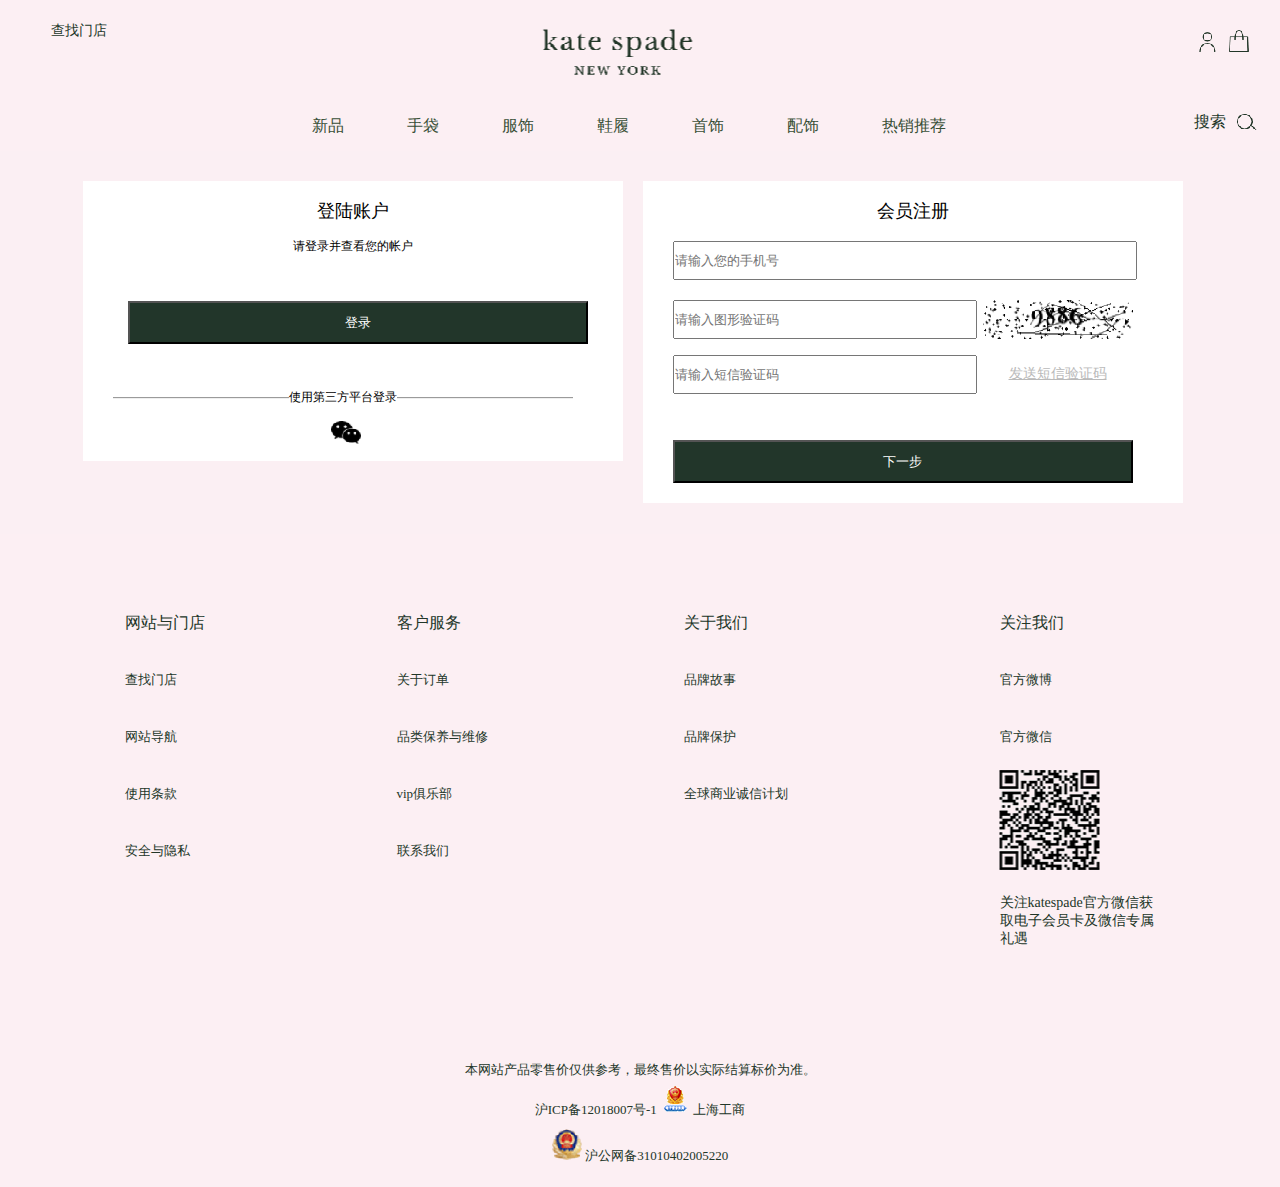
<file: kate/zhuce.html>
<!DOCTYPE html>
<html lang="en">

<head>
    <meta charset="UTF-8">
    <meta name="viewport" content="width=device-width, initial-scale=1.0">
    <meta http-equiv="X-UA-Compatible" content="ie=edge">
    <title>注册</title>
    <link rel="stylesheet" href="css/head.css">
    <link rel="stylesheet" href="css/zhuce.css">
</head>

<body>
    <div id="head">
        <!-- headcon -->
        <div class="headcon">
            <a href="index.html" class="box1">
                <img src="images/logo_03.png" alt="">
            </a>
            <a href="" class="box2">查找门店</a>
            <a href="denglu.html" class="box3">
                <img src="images/people_03.png" alt="">
            </a>
            <a href="shopping.html" class="box4">
                <img src="images/head-baobao_03.png" alt="">
            </a>
        </div>
    </div>
    <!-- nav -->
    <div id="nav">
        <!--navcon  -->
        <div class="navcon">
            <ul class="navlist">
                <li>
                    <a href="#">新品</a>
                </li>
                <li>
                    <a href="#">手袋</a>
                </li>
                <li>
                    <a href="#">服饰</a>
                </li>
                <li>
                    <a href="#">鞋履</a>
                </li>
                <li>
                    <a href="#">首饰</a>
                </li>
                <li>
                    <a href="#">配饰</a>
                </li>
                <li>
                    <a href="#">热销推荐</a>
                </li>
            </ul>
            <div class="box" id="sou">
                <a href="#">搜索</a>
            </div>
            <!-- sec1 -->
            <div class="sec1">
                <div class="bigbox">
                    <ul>
                        <li>
                            <a href="#" style="color: #223628 ;font-size: 14px">全部新品</a>
                        </li>
                        <li>
                            <a href="#">手袋</a>
                        </li>
                        <li>
                            <a href="#">服饰</a>
                        </li>
                        <li>
                            <a href="#">鞋履</a>
                        </li>
                        <li>
                            <a href="#">首饰</a>
                        </li>
                        <li>
                            <a href="#">配饰</a>
                        </li>
                    </ul>
                    <div class="pg">
                        <a href="#">
                            <img src="images/sec1_03.png" alt="">
                        </a>
                    </div>
                </div>
            </div>
            <!-- sec2 -->
            <div class="sec2">
                <div class="bigbox">
                    <ul>
                        <li>
                            <a href="#" style="color: #223628 ;font-size: 14px">全部手袋</a>
                        </li>
                        <li>
                            <a href="#">斜挎包</a>
                        </li>
                        <li>
                            <a href="#">单肩包</a>
                        </li>
                        <li>
                            <a href="#">手提包</a>
                        </li>
                        <li>
                            <a href="#">双肩包</a>
                        </li>
                        <li>
                            <a href="#">托特包</a>
                        </li>
                        <li>
                            <a href="#">手拿包</a>
                        </li>
                        <li>
                            <a href="#">钱包卡包</a>
                        </li>
                    </ul>
                    <div class="pg">
                        <a href="#">
                            <img src="images/sec2_03.png" alt="">
                        </a>
                    </div>
                </div>
            </div>
            <!-- sec3 -->
            <div class="sec3">
                <div class="bigbox">
                    <ul>
                        <li>
                            <a href="#" style="color: #223628 ;font-size: 14px">全部服饰</a>
                        </li>
                        <li>
                            <a href="#">连衣裙</a>
                        </li>
                        <li>
                            <a href="#">上装</a>
                        </li>
                        <li>
                            <a href="#">下装</a>
                        </li>
                        <li>
                            <a href="#">外套</a>
                        </li>
                        <li>
                            <a href="#">围巾丝巾帽子</a>
                        </li>
                    </ul>
                    <div class="pg">
                        <a href="#">
                            <img src="images/sec3_03.png" alt="">
                        </a>
                    </div>
                </div>
            </div>
            <!-- sce4 -->
            <div class="sec4">
                <div class="bigbox">
                    <ul>
                        <li>
                            <a href="#" style="color: #223628 ;font-size: 14px">全部鞋履</a>
                        </li>
                        <li>
                            <a href="#">休闲鞋</a>
                        </li>
                        <li>
                            <a href="#">平底鞋</a>
                        </li>
                        <li>
                            <a href="#">高跟鞋</a>
                        </li>
                    </ul>
                    <div class="pg">
                        <a href="#">
                            <img src="images/sec4_03.png" alt="">
                        </a>
                    </div>
                </div>
            </div>
            <!-- sec5 -->
            <div class="sec5">
                <div class="bigbox">
                    <ul>
                        <li>
                            <a href="#" style="color: #223628 ;font-size: 14px">全部首饰</a>
                        </li>
                        <li>
                            <a href="#">手链手镯</a>
                        </li>
                        <li>
                            <a href="#">项链</a>
                        </li>
                        <li>
                            <a href="#">耳环耳钉</a>
                        </li>
                        <li>
                            <a href="#">戒指</a>
                        </li>
                    </ul>
                    <div class="pg">
                        <a href="#">
                            <img src="images/sec5_03.png" alt="">
                        </a>
                    </div>
                </div>
            </div>
            <!-- sec6 -->
            <div class="sec6">
                <div class="bigbox">
                    <ul>
                        <li>
                            <a href="#" style="color: #223628 ;font-size: 14px">全部配饰</a>
                        </li>
                        <li>
                            <a href="#">数码产品配件</a>
                        </li>
                        <li>
                            <a href="#">钥匙扣</a>
                        </li>
                        <li>
                            <a href="#">手表</a>
                        </li>
                    </ul>
                    <div class="pg">
                        <a href="#">
                            <img src="images/sec6_03.png" alt="">
                        </a>
                    </div>
                </div>
            </div>
            <!-- sec7 -->
            <div class="sec7">
                <div class="bigbox">
                    <ul>
                        <li>
                            <a href="#" style="color: #223628 ;font-size: 14px">全部热销推荐</a>
                        </li>
                        <li>
                            <a href="#">手袋</a>
                        </li>
                        <li>
                            <a href="#">服饰</a>
                        </li>
                        <li>
                            <a href="#">鞋履</a>
                        </li>
                        <li>
                            <a href="#">首饰</a>
                        </li>
                        <li>
                            <a href="#">配饰</a>
                        </li>
                        <li>
                            <a href="#">年终钜惠</a>
                        </li>
                    </ul>
                    <div class="pg">
                        <a href="#">
                            <img src="images/sec7_03.png" alt="">
                        </a>
                    </div>
                </div>
            </div>

        </div>
        <!-- navcon2 -->
        <div class="navcon2" style="display: none">
            <ul class="navlist2">
                <li>
                    <a href="#">新品</a>
                </li>
                <li>
                    <a href="#">手袋</a>
                </li>
                <li>
                    <a href="#">服饰</a>
                </li>
                <li>
                    <a href="#">鞋履</a>
                </li>
                <li>
                    <a href="#">首饰</a>
                </li>
                <li>
                    <a href="#">配饰</a>
                </li>
                <li>
                    <a href="#">热销推荐</a>
                </li>
            </ul>
            <a href="#" class="box1">
                <img src="images/daohang_03.png" alt="">
            </a>
            <a href="denglu.html" class="box2">
                <img src="images/people_03.png" alt="">
            </a>
            <a href="#" class="box3">
                <img src="images/fangdajing_03.png" alt="">
            </a>
            <a href="shopping.html" class="box4">
                <img src="images/head-baobao_03.png" alt="">
            </a>

            <!-- sec1 -->
            <div class="sec1-2">
                <div class="bigbox">
                    <ul>
                        <li>
                            <a href="#" style="color: #223628 ;font-size: 14px">全部新品</a>
                        </li>
                        <li>
                            <a href="#">手袋</a>
                        </li>
                        <li>
                            <a href="#">服饰</a>
                        </li>
                        <li>
                            <a href="#">鞋履</a>
                        </li>
                        <li>
                            <a href="#">首饰</a>
                        </li>
                        <li>
                            <a href="#">配饰</a>
                        </li>
                    </ul>
                    <div class="pg">
                        <a href="#">
                            <img src="images/sec1_03.png" alt="">
                        </a>
                    </div>
                </div>
            </div>
            <!-- sec2 -->
            <div class="sec2-2">
                <div class="bigbox">
                    <ul>
                        <li>
                            <a href="#" style="color: #223628 ;font-size: 14px">全部手袋</a>
                        </li>
                        <li>
                            <a href="#">斜挎包</a>
                        </li>
                        <li>
                            <a href="#">单肩包</a>
                        </li>
                        <li>
                            <a href="#">手提包</a>
                        </li>
                        <li>
                            <a href="#">双肩包</a>
                        </li>
                        <li>
                            <a href="#">托特包</a>
                        </li>
                        <li>
                            <a href="#">手拿包</a>
                        </li>
                        <li>
                            <a href="#">钱包卡包</a>
                        </li>
                    </ul>
                    <div class="pg">
                        <a href="#">
                            <img src="images/sec2_03.png" alt="">
                        </a>
                    </div>
                </div>
            </div>
            <!-- sec3 -->
            <div class="sec3-2">
                <div class="bigbox">
                    <ul>
                        <li>
                            <a href="#" style="color: #223628 ;font-size: 14px">全部服饰</a>
                        </li>
                        <li>
                            <a href="#">连衣裙</a>
                        </li>
                        <li>
                            <a href="#">上装</a>
                        </li>
                        <li>
                            <a href="#">下装</a>
                        </li>
                        <li>
                            <a href="#">外套</a>
                        </li>
                        <li>
                            <a href="#">围巾丝巾帽子</a>
                        </li>
                    </ul>
                    <div class="pg">
                        <a href="#">
                            <img src="images/sec3_03.png" alt="">
                        </a>
                    </div>
                </div>
            </div>
            <!-- sce4 -->
            <div class="sec4-2">
                <div class="bigbox">
                    <ul>
                        <li>
                            <a href="#" style="color: #223628 ;font-size: 14px">全部鞋履</a>
                        </li>
                        <li>
                            <a href="#">休闲鞋</a>
                        </li>
                        <li>
                            <a href="#">平底鞋</a>
                        </li>
                        <li>
                            <a href="#">高跟鞋</a>
                        </li>
                    </ul>
                    <div class="pg">
                        <a href="#">
                            <img src="images/sec4_03.png" alt="">
                        </a>
                    </div>
                </div>
            </div>
            <!-- sec5 -->
            <div class="sec5-2">
                <div class="bigbox">
                    <ul>
                        <li>
                            <a href="#" style="color: #223628 ;font-size: 14px">全部首饰</a>
                        </li>
                        <li>
                            <a href="#">手链手镯</a>
                        </li>
                        <li>
                            <a href="#">项链</a>
                        </li>
                        <li>
                            <a href="#">耳环耳钉</a>
                        </li>
                        <li>
                            <a href="#">戒指</a>
                        </li>
                    </ul>
                    <div class="pg">
                        <a href="#">
                            <img src="images/sec5_03.png" alt="">
                        </a>
                    </div>
                </div>
            </div>
            <!-- sec6 -->
            <div class="sec6-2">
                <div class="bigbox">
                    <ul>
                        <li>
                            <a href="#" style="color: #223628 ;font-size: 14px">全部配饰</a>
                        </li>
                        <li>
                            <a href="#">数码产品配件</a>
                        </li>
                        <li>
                            <a href="#">钥匙扣</a>
                        </li>
                        <li>
                            <a href="#">手表</a>
                        </li>
                    </ul>
                    <div class="pg">
                        <a href="#">
                            <img src="images/sec6_03.png" alt="">
                        </a>
                    </div>
                </div>
            </div>
            <!-- sec7 -->
            <div class="sec7-2">
                <div class="bigbox">
                    <ul>
                        <li>
                            <a href="#" style="color: #223628 ;font-size: 14px">全部热销推荐</a>
                        </li>
                        <li>
                            <a href="#">手袋</a>
                        </li>
                        <li>
                            <a href="#">服饰</a>
                        </li>
                        <li>
                            <a href="#">鞋履</a>
                        </li>
                        <li>
                            <a href="#">首饰</a>
                        </li>
                        <li>
                            <a href="#">配饰</a>
                        </li>
                        <li>
                            <a href="#">年终钜惠</a>
                        </li>
                    </ul>
                    <div class="pg">
                        <a href="#">
                            <img src="images/sec7_03.png" alt="">
                        </a>
                    </div>
                </div>
            </div>
        </div>

    </div>
    <div class="denglu">
        <div class="denglu-con">
            <div class="rightbox">
                <h2>会员注册</h2>
                <input type="text" placeholder="请输入您的手机号" class="ipt1">
                <div class="rightbox2">
                    <input type="text" placeholder="请输入图形验证码" class="ipt2">
                    <div class="yanzheng"><img src="images/yanzheng_03.png" alt=""></div>
                </div>
                <div class="rightbox3">
                    <input type="text" placeholder="请输入短信验证码" class="ipt3">
                    <div class="yanzheng">
                        <a href="" class="shouji" style="text-decoration: underline">发送短信验证码</a>
                    </div>
                </div>
                <button class="btn">下一步</button>
            </div>
            <div class="leftbox">
                <h2>登陆账户</h2>
                <h3>请登录并查看您的帐户</h3>
                <a href="denglu.html"><button class="btn2"> 登录</button></a>
                <fieldset>
                    <legend>使用第三方平台登录</legend>
                </fieldset>
                <div class="img">
                    <img src="images/weixin_03.png" alt="">
                </div>
            </div>
        </div>
        
        <div class="bigimg">
            <li>微信登录</li>
            <img src="images/erweima_03.png" alt="" class="im">
            <p>请使用微信扫描二维码登录</p>
            <span>“katespade官方网站”</span>
            <em><img src="images/chacha_03.png" alt=""></em>
        </div>
    </div>
    <!-- <div class="zhedang"></div> -->
    <!-- bottom -->
    <div id="bottom">
        <!-- bottomcon -->
        <div class="bottomcon">
            <div class="box">
                <ul class="box1">
                    <li>
                        <a href="#" style="font-size: 16px;color: #223628">网站与门店</a>
                    </li>
                    <li>
                        <a href="#">查找门店</a>
                    </li>
                    <li>
                        <a href="#">网站导航</a>
                    </li>
                    <li>
                        <a href="#">使用条款</a>
                    </li>
                    <li>
                        <a href="#">安全与隐私</a>
                    </li>
                </ul>
                <ul class="box2">
                    <li>
                        <a href="#" style="font-size: 16px;color: #223628">客户服务</a>
                    </li>
                    <li>
                        <a href="#">关于订单</a>
                    </li>
                    <li>
                        <a href="#">品类保养与维修</a>
                    </li>
                    <li>
                        <a href="#">vip俱乐部</a>
                    </li>
                    <li>
                        <a href="#">联系我们</a>
                    </li>
                </ul>
                <ul class="box3">
                    <li>
                        <a href="#" style="font-size: 16px;color: #223628">关于我们</a>
                    </li>
                    <li>
                        <a href="#">品牌故事</a>
                    </li>
                    <li>
                        <a href="#">品牌保护</a>
                    </li>
                    <li>
                        <a href="#">全球商业诚信计划</a>
                    </li>
                </ul>
                <ul class="box4">
                    <li>
                        <a href="#" style="font-size: 16px;color: #223628">关注我们</a>
                    </li>
                    <li>
                        <a href="#">官方微博</a>
                    </li>
                    <li>
                        <a href="#">官方微信</a>
                    </li>
                    <li style="padding-top: 5px">
                        <img src="images/bottom1.png" alt="">
                    </li>
                    <li style="padding-top: 20px;font-size: 14px;color: #223628">
                        关注katespade官方微信获取电子会员卡及微信专属礼遇
                    </li>
                </ul>

            </div>
        </div>
    </div>
    <!-- foot -->
    <div id="foot">
        <!-- footcon -->
        <div class="footcon">
            <div class="box">
                <li>
                    本网站产品零售价仅供参考，最终售价以实际结算标价为准。
                </li>
                <a href="#">
                    沪ICP备12018007号-1
                    <span>
                        <img src="images/foot.png" alt="">
                    </span> 上海工商
                </a>
                <a href="#">
                    <span>
                        <img src="images/foot_03.png" alt="">
                    </span>沪公网备31010402005220
                </a>
            </div>
        </div>
    </div>
    <script src="js/jquery.min.js"></script>
    <script src="js/head.js"></script>
    <script>
        $(".leftbox1 .leftbox1-1").click(function () {
            $("#leftbox")[0].style.display = "none"
            $(".leftbox")[0].style.display = "block"
        })
        $(".leftbox1 .leftbox1-2").click(function () {
            $("#leftbox")[0].style.display = "block"
            $(".leftbox")[0].style.display = "none"
        })
        $("img").click(function () {
            $(".bigimg")[0].style.display = "block"
        })
        $("em").click(function () {
            $(".bigimg")[0].style.display = "none"
        })
    </script>
</body>

</html>
</file>
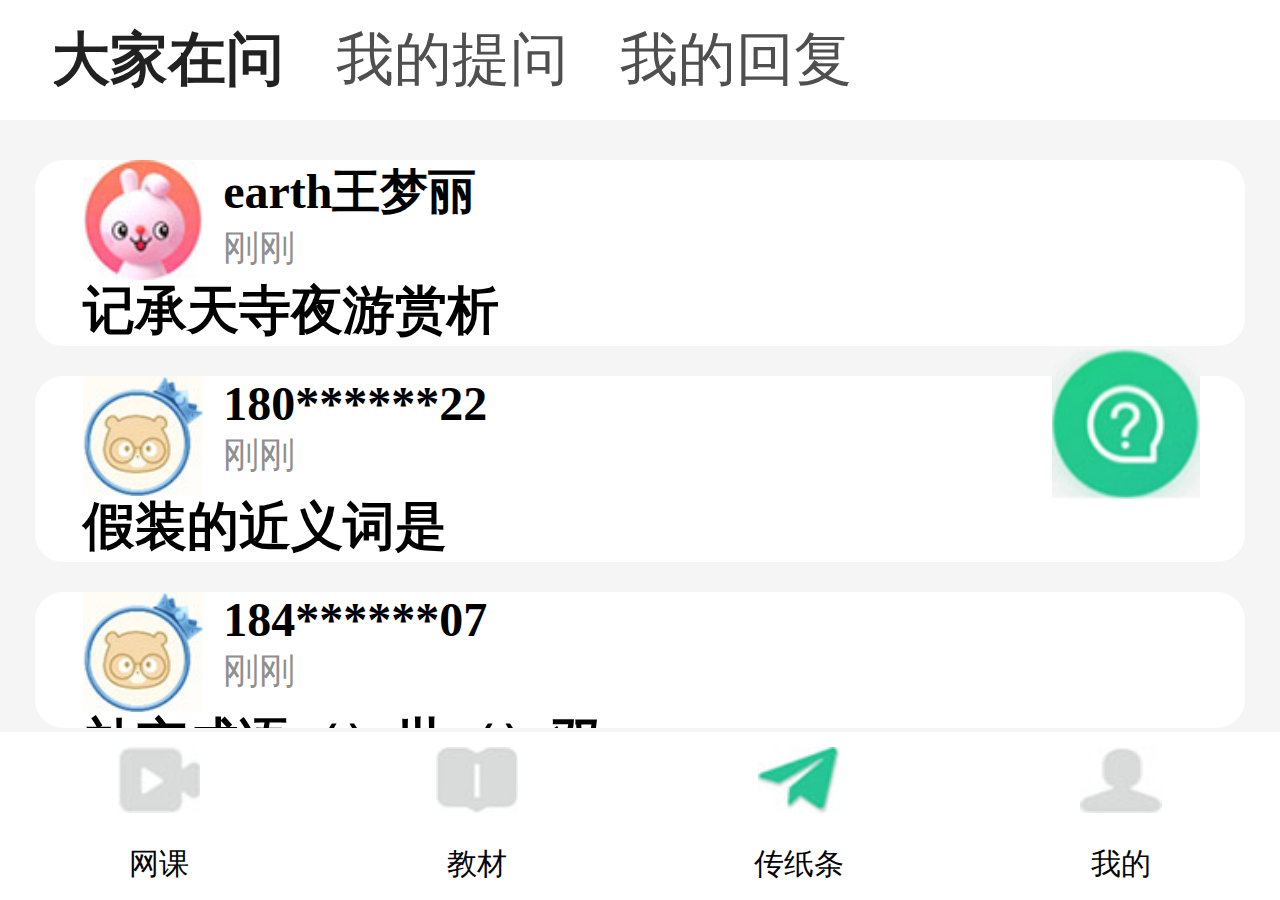
<file: phon/chuanzhitiao.html>
<!DOCTYPE html>
<html lang="en">
<head>
    <meta charset="UTF-8">
    <meta name="viewport" content="width=device-width, initial-scale=1.0">
    <meta http-equiv="X-UA-Compatible" content="ie=edge">
    <title>Document</title>
    <link rel="stylesheet" href="css/chuanzhitiao.css">
</head>
<body>
    <header>
        <li style="color: #212121;font-weight: 800">大家在问</li>
        <li>我的提问</li>
        <li>我的回复</li>
    </header>
    <main>
        <div class="box1">
            <div class="to">
                <img src="images/tuzi_03.jpg" alt="">
                <div class="to1">
                    <li>earth王梦丽</li>
                    <p>刚刚</p>
                </div>
            </div>
            <div class="bo">记承天寺夜游赏析</div>
        </div>
        <div class="box2">
            <div class="to">
                <img src="images/tuzi2_03.jpg" alt="">
                <div class="to1">
                    <li>180******22</li>
                    <p>刚刚</p>
                </div>
            </div>
            <div class="bo">假装的近义词是</div>
        </div>
        <div class="box3">
            <div class="to">
                <img src="images/tuzi2_03.jpg" alt="">
                <div class="to1">
                    <li>184******07</li>
                    <p>刚刚</p>
                </div>
            </div>
            <div class="bo">补充成语（）世（）双</div>
        </div>
        <div class="box4">
            <div class="to">
                <img src="images/tuzi_03.jpg" alt="">
                <div class="to1">
                    <li>霍建华</li>
                    <p>刚刚</p>
                </div>
            </div>
            <div class="bo">高数视频</div>
        </div>
    </main>
    <div class="an">
        <img src="images/tiwen_03.jpg" alt="">
    </div>
    <footer>
            <div class="box1">
                
                <span><img src="images/foot6_03.jpg" alt=""></span>
                <p ><a href="index.html"style="color: #050505;">网课</a></p>
            
            </div>
            <div class="box2">
                
                <span><img src="images/foot2_03.jpg" alt=""></span>
                <p><a href="jiaocai.html" style="color: #050505;">教材</a></p>
                
            </div>
            <div class="box3">
                
                <span><img src="images/foot7_03.jpg" alt=""></span>
                <p><a href="chuanzhitiao.html"style="color: #050505;">传纸条</a></p></div>
            
            <div class="box4">
                
                <span><img src="images/foot4_03.jpg" alt=""></span>
                <p><a href="wode.html" style="color: #050505;">我的</a></p></div>
            
        </footer>
</body>
</html>
</file>
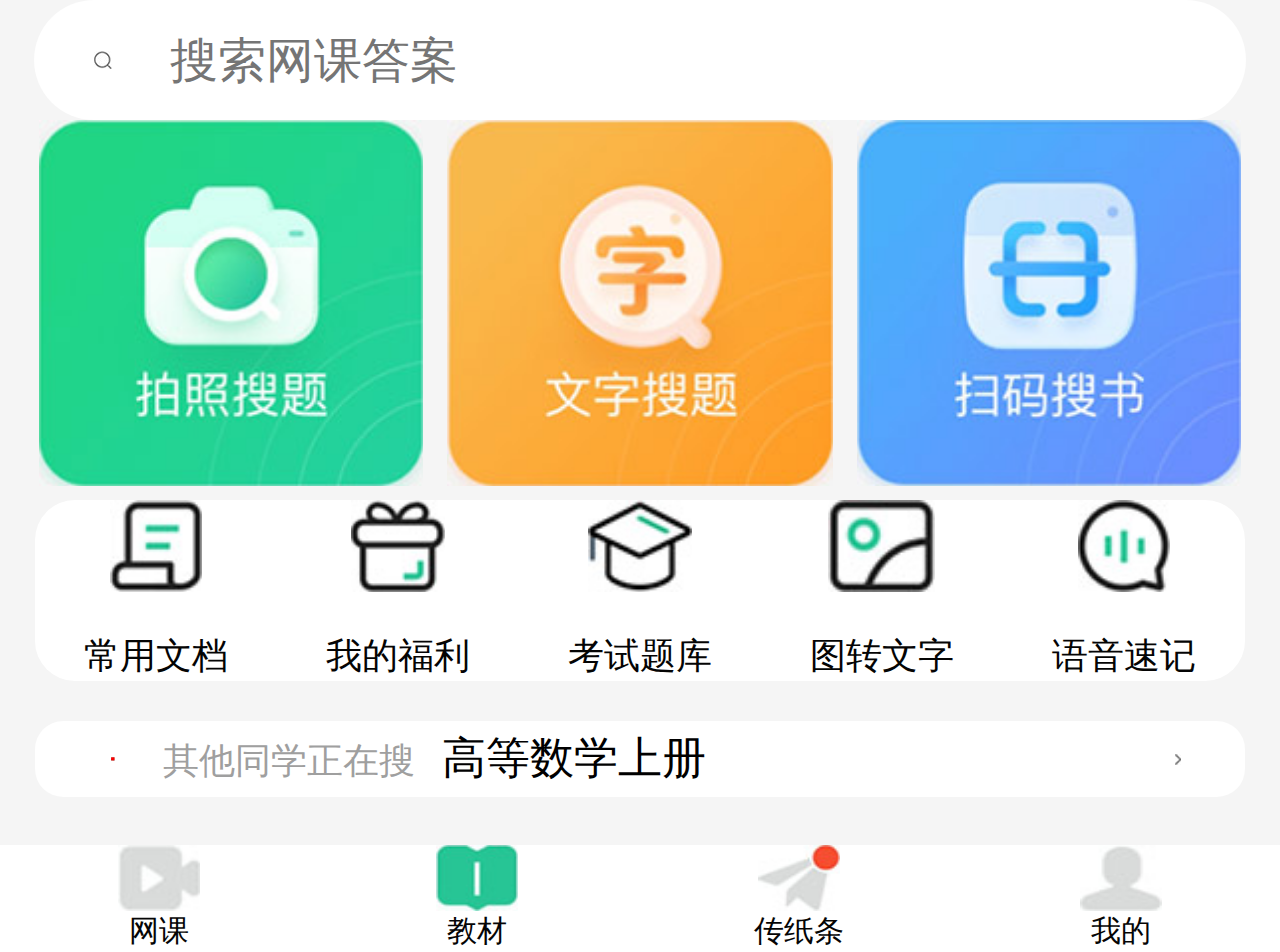
<file: phon/jiaocai.html>
<!DOCTYPE html>
<html lang="en">
<head>
    <meta charset="UTF-8">
    <meta name="viewport" content="width=device-width, initial-scale=1.0">
    <meta http-equiv="X-UA-Compatible" content="ie=edge">
    <title>Document</title>
    <link rel="stylesheet" href="css/jiaocai.css">
</head>
<body>
    <header>
        <input type="text" placeholder="搜索网课答案">
    </header>
    <nav>
        <li>
            <img src="images/paizhao_03.jpg" alt="">
        </li>
        <li>
            <img src="images/wenzi_03.jpg" alt="">
        </li>
        <li>
            <img src="images/saoma_03.jpg" alt="">
        </li>
    </nav>
    <div id="word">
        <div class="box1">
            <li>
                <img src="images/word1_03.jpg" alt="">
                <span>常用文档</span>
            </li>
        </div>
        <div class="box2">
            <li>
                <img src="images/word2_03.jpg" alt="">
                <span>我的福利</span>
            </li>
        </div>
        <div class="box3">
            <li>
                <img src="images/word3_03.jpg" alt="">
                <span>考试题库</span>
            </li>
        </div>
        <div class="box4">
            <li>
                <img src="images/word4_03.jpg" alt="">
                <span>图转文字</span>
            </li>
        </div>
        <div class="box5">
            <li>
                <img src="images/word5_03.jpg" alt="">
                <span>语音速记</span>
            </li>
        </div>
    </div>
    <div id="banner">
        <li>其他同学正在搜&nbsp;&nbsp;&nbsp;<span>高等数学上册</span></li>
    </div>
    <main>
        <h6>教材答案</h6>
        <div class="box1">
            <div class="le">科目</div>
            <div class="re">版本</div>
        </div>
        <div class="box2">
            <div class="le"><img src="images/main4_03.jpg" alt=""></div>
            <div class="re">
                <p>高等数学第七版上册</p>
                <li>大学&nbsp;&nbsp;大学数学&nbsp;&nbsp;高等教育出版社
                </li>
            </div>
        </div>
        <div class="box3">
                <div class="le"><img src="images/main5_03.jpg" alt=""></div>
                <div class="re">
                    <p>高等数学第七版下册</p>
                    <li>大学&nbsp;&nbsp;大学数学&nbsp;&nbsp;高等教育出版社
                    </li>
                </div>
        </div>
    </main>
    <footer>
            <div class="box1">
                
                <span><img src="images/foot6_03.jpg" alt=""></span>
                <p ><a href="index.html"style="color: #050505;">网课</a></p>
            
            </div>
            <div class="box2">
                
                <span><img src="images/foot5_03.jpg" alt=""></span>
                <p><a href="jiaocai.html" style="color: #050505;">教材</a></p>
                
            </div>
            <div class="box3">
                
                <span><img src="images/foot3_03.jpg" alt=""></span>
                <p><a href="chuanzhitiao.html"style="color: #050505;">传纸条</a></p></div>
            
            <div class="box4">
                
                <span><img src="images/foot4_03.jpg" alt=""></span>
                <p><a href="wode.html" style="color: #050505;">我的</a></p></div>
            
        </footer>
</body>
</html>
</file>
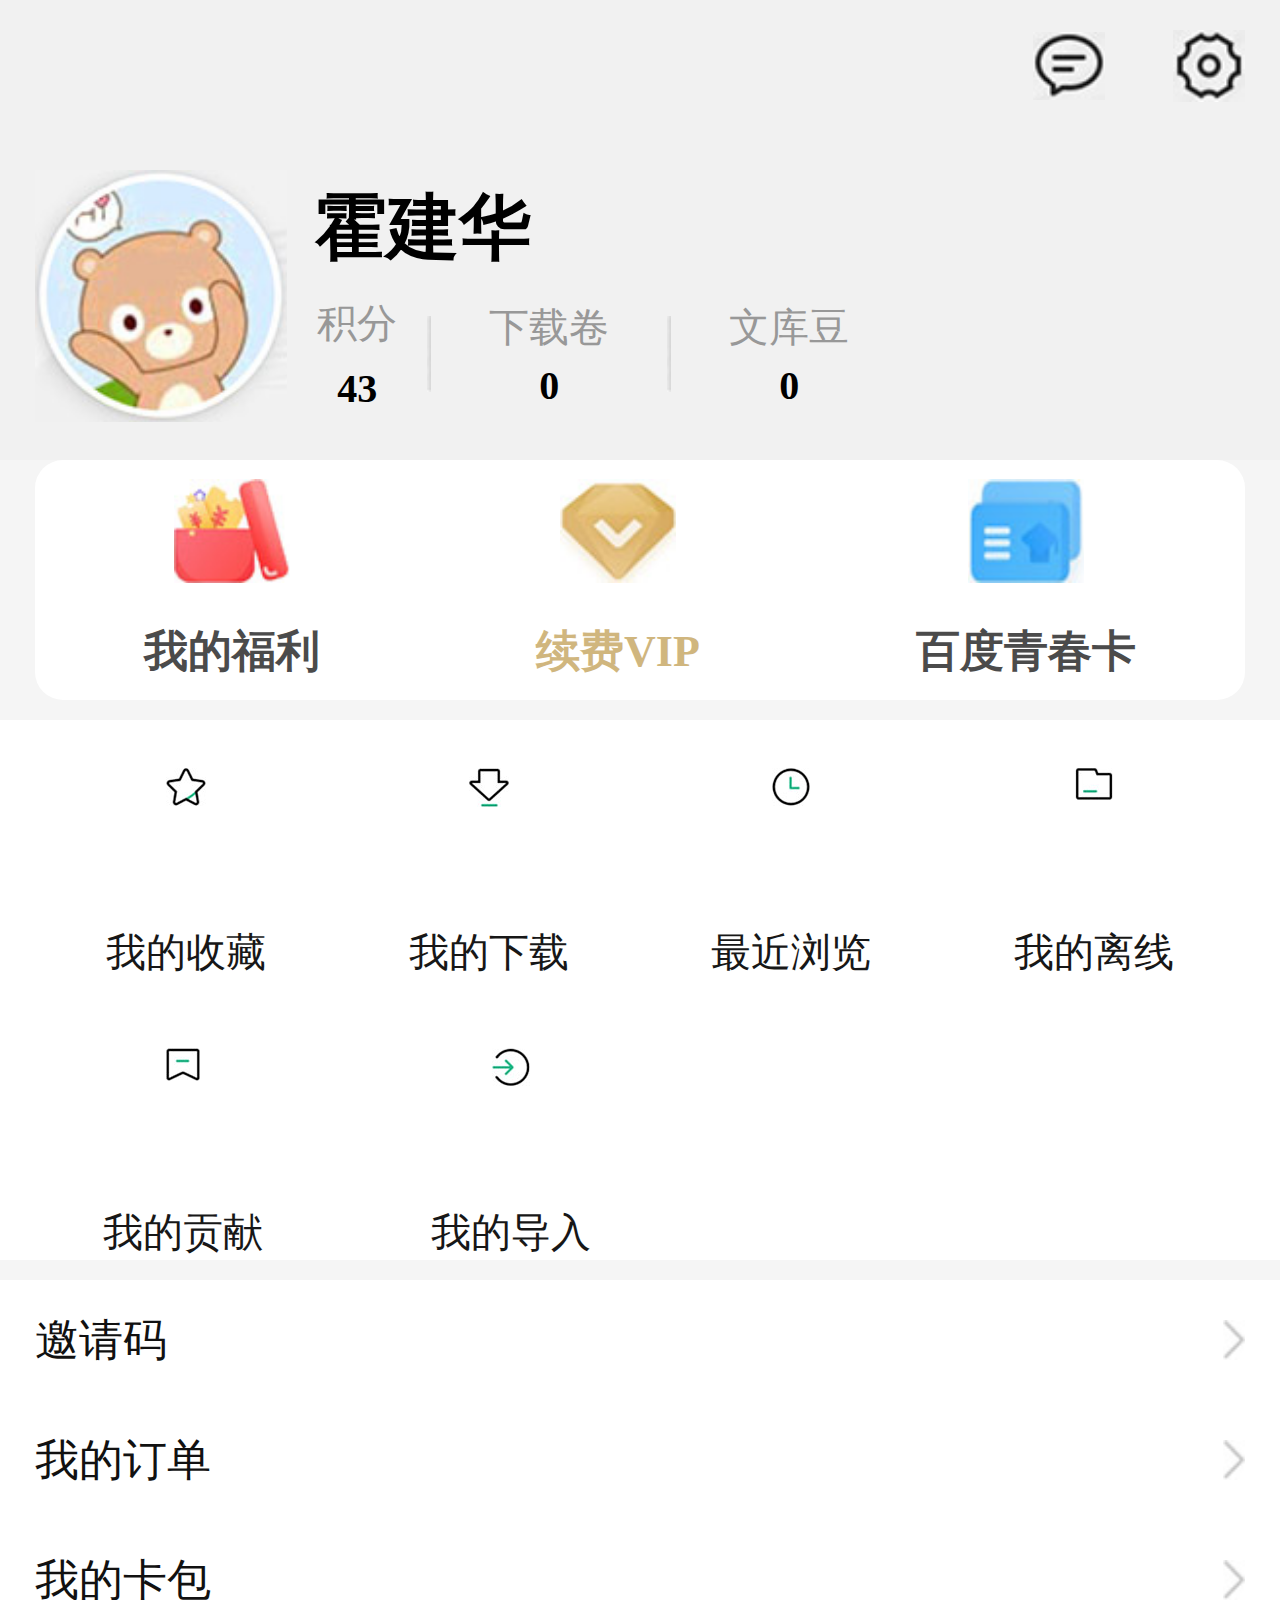
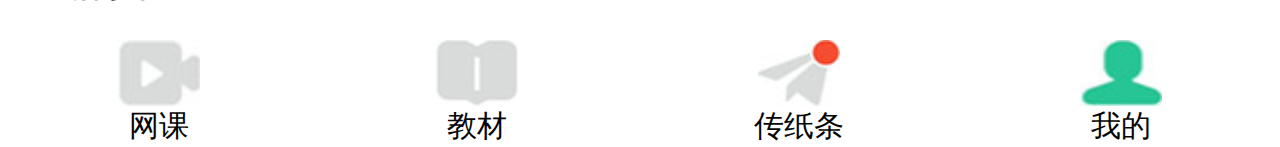
<file: phon/wode.html>
<!DOCTYPE html>
<html lang="en">
<head>
    <meta charset="UTF-8">
    <meta name="viewport" content="width=device-width, initial-scale=1.0">
    <meta http-equiv="X-UA-Compatible" content="ie=edge">
    <title>Document</title>
    <link rel="stylesheet" href="css/wode.css">
</head>
<body>
    <header>
        <div class="to">
            <img src="images/h1_03.jpg" alt="" class="p1">
            <img src="images/h2_03.jpg" alt="" class="p2">
        </div>
        <div class="bo">
            <div class="ri">
                <img src="images/h3_03.jpg" alt="" class="p3">
            </div>
            <div class="le">
                <p>霍建华</p>
                <div class="le1">
                    <div class="box1">
                        <em>积分</em>
                        <li>43</li>
                    </div>
                    <img src="images/h5_03.jpg" alt="">
                    <div class="box2">
                        <em>下载卷</em>
                        <li>0</li>
                    </div>
                    <img src="images/h5_03.jpg" alt="">
                    <div class="box3">
                        <em>文库豆</em>
                        <li>0</li>
                    </div>
                </div>
            </div>
        </div>
    </header>
    <nav>
        <div class="box1">
            <img src="images/n1_03.jpg" alt="">
            <p>我的福利</p>
        </div>
        <div class="box2">
            <img src="images/n2_03.jpg
            " alt="">
            <p style="color: #d0b67e">续费VIP</p>
        </div>
        <div class="box3">
            <img src="images/n3_03.jpg" alt="">
            <p>百度青春卡</p>
        </div>
    </nav>
    <div id="banner">
        <div class="bannercon">
            <div class="to">
                <div class="box1">
                    <img src="images/b1_03.jpg" alt="">
                    <li>我的收藏</li>
                </div>
                <div class="box2">
                    <img src="images/b2_03.jpg" alt="">
                    <li>我的下载</li>

                </div>
                <div class="box3">
                    <img src="images/b3_03.jpg" alt="">
                    <li><a href="zuijin.html" style="color: #171717" ;>最近浏览</a> </li>
                </div>
                <div class="box4">
                    <img src="images/b4_03.jpg" alt="">
                    <li>我的离线</li>
                </div>
            </div>
            <div class="bo">
                    <div class="box1">
                            <img src="images/b5_03.jpg" alt="">
                            <li>我的贡献</li>
                        </div>
                        <div class="box2">
                            <img src="images/b6_03.jpg" alt="">
                            <li>我的导入</li>
                        </div>
            </div>
        </div>
    </div>
    <main>
        <div class="box1">
            <p>邀请码</p>
            <img src="images/m1_03.jpg" alt="">
        </div>
        <div class="box2">
            <p>我的订单</p>
            <img src="images/m1_03.jpg" alt="">
        </div>
        <div class="box3">
            <p>我的卡包</p>
            <img src="images/m1_03.jpg" alt="">
        </div>
    </main>
    <div class="k">

    </div>
    <footer>
        <div class="box1">
            
            <span><img src="images/foot6_03.jpg" alt=""></span>
            <p ><a href="index.html"style="color: #050505;">网课</a></p>
        
        </div>
        <div class="box2">
            
            <span><img src="images/foot2_03.jpg" alt=""></span>
            <p><a href="jiaocai.html" style="color: #050505;">教材</a></p>
            
        </div>
        <div class="box3">
            
            <span><img src="images/foot3_03.jpg" alt=""></span>
            <p><a href="chuanzhitiao.html"style="color: #050505;">传纸条</a></p></div>
        
        <div class="box4">
            
            <span><img src="images/foot8_03.jpg" alt=""></span>
            <p><a href="wode.html" style="color: #050505;">我的</a></p></div>
        
    </footer>
</body>
</html>
</file>
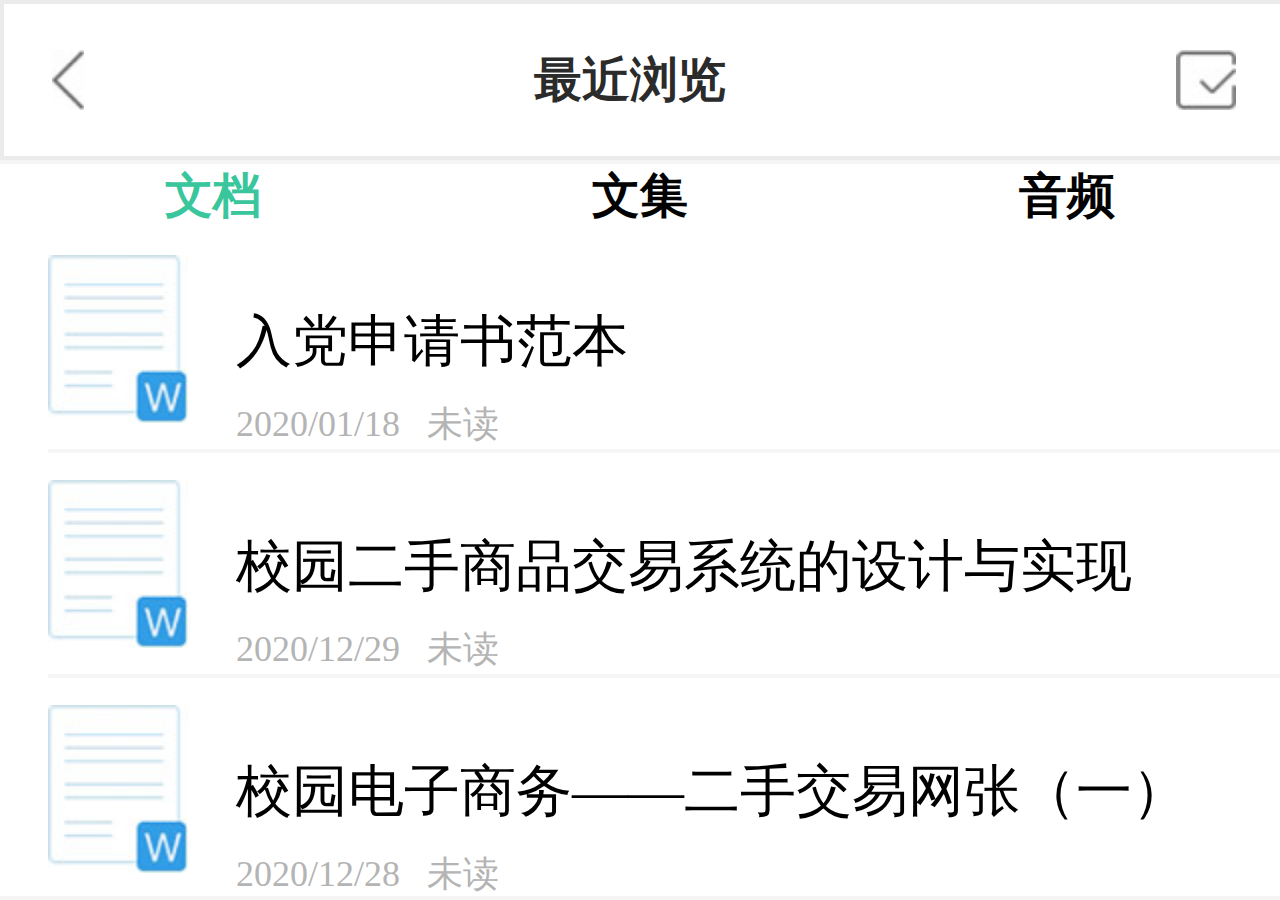
<file: phon/zuijin.html>
<!DOCTYPE html>
<html lang="en">

<head>
    <meta charset="UTF-8">
    <meta name="viewport" content="width=device-width, initial-scale=1.0">
    <meta http-equiv="X-UA-Compatible" content="ie=edge">
    <title>Document</title>
    <link rel="stylesheet" href="css/zuijin.css">
</head>

<body>
    <header>
        <div class="box">
    <img src="images/z1_03.jpg" alt="" class="p1" > 
            <p>最近浏览 </p>
            <img src="images/z2_03.jpg" alt="" class="p2">
        </div>
    </header>
    <main>
        <div class="boxtop">
            <li style="color:#3ac69d">文档</li>
            <li>文集</li>
            <li>音频</li>
        </div>
        <div class="box1">
            <div class="le">
                <img src="images/z3_03.jpg" alt="">
            </div>
            <div class="ri">
                <p>入党申请书范本</p>
                <li>2020/01/18&nbsp;&nbsp;&nbsp;未读</li>
            </div>
        </div>
        <div class="box2">
                <div class="le">
                    <img src="images/z3_03.jpg" alt="">
                </div>
                <div class="ri">
                    <p>校园二手商品交易系统的设计与实现</p>
                    <li>2020/12/29&nbsp;&nbsp;&nbsp;未读</li>
                </div>
        </div>
        <div class="box3">
                <div class="le">
                    <img src="images/z3_03.jpg" alt="">
                </div>
                <div class="ri">
                    <p>校园电子商务——二手交易网张（一）</p>
                    <li>2020/12/28&nbsp;&nbsp;&nbsp;未读</li>
                </div>
        </div>
        <div class="box4">
                <div class="le">
                    <img src="images/z3_03.jpg" alt="">
                </div>
                <div class="ri">
                    <p>2020年7月 英语四级答案 真题解析</p>
                    <li>2020/09/18&nbsp;&nbsp;&nbsp;已读11%</li>
                </div>
        </div>
        <div class="box5">
                <div class="le">
                    <img src="images/z3_03.jpg" alt="">
                </div>
                <div class="ri">
                    <p>2020年7月英语四级真题及参考答...</p>
                    <li>2020/09/14&nbsp;&nbsp;&nbsp;已读54%</li>
                </div>
        </div>
    </main>
</body>

</html>
</file>
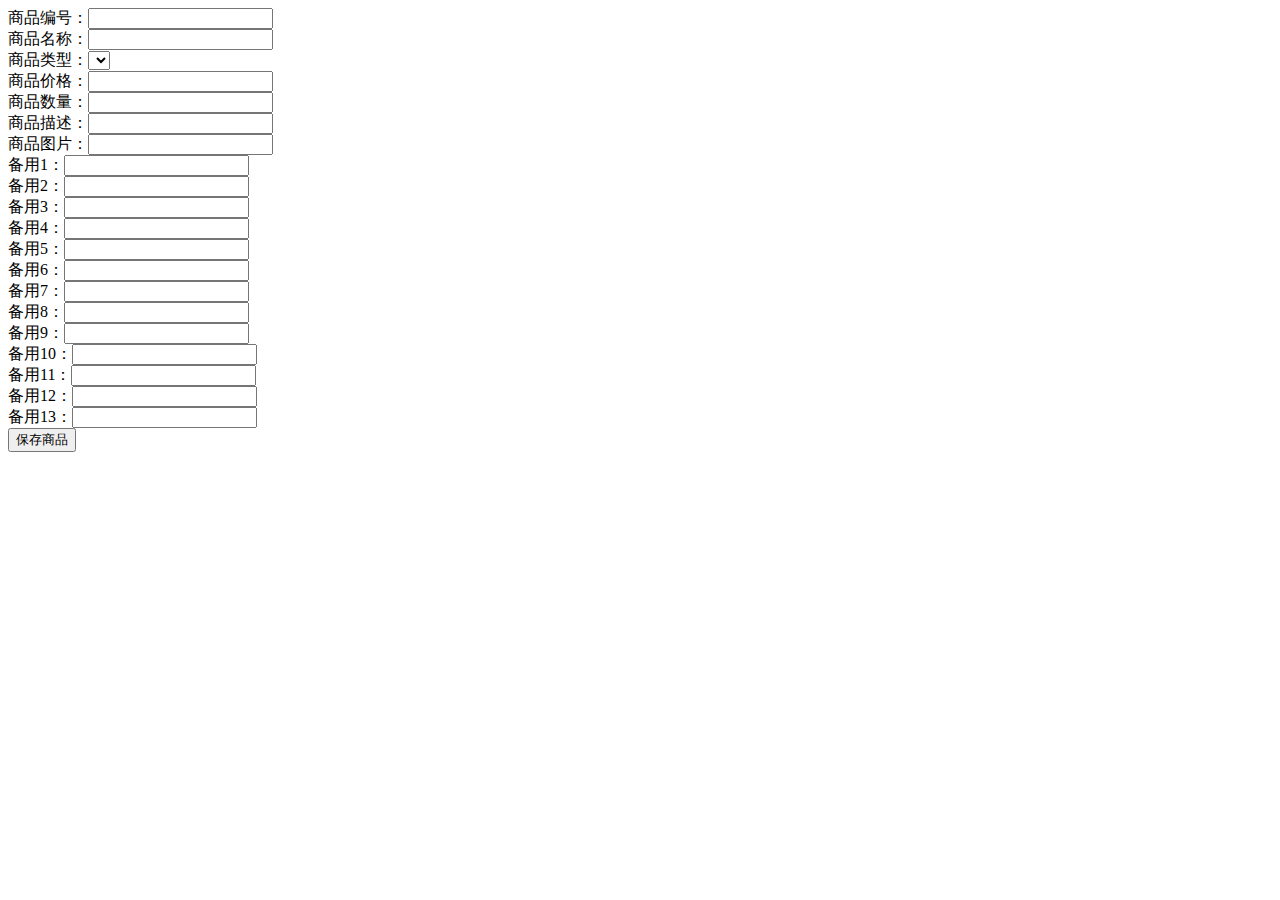
<file: kate/php/addGoods.html>
<!DOCTYPE html>
<html>
	<head>
		<meta charset="utf-8" />
		<title></title>
	</head>
	<body>
	<form action="saveGoods.php" method="post">
		商品编号：<input type="text" name="goodsId" /><br/>
		商品名称：<input type="text" name="goodsName" /><br/>
		<!-- 商品类型：<input type="text" name="goodsType" /><br/> -->
		商品类型：<select id="typeId"  name="typeId" ></select><br/>
		商品价格：<input type="text" name="goodsPrice" /><br/>
		商品数量：<input type="text" name="goodsCount" /><br/>
		商品描述：<input type="text" name="goodsDesc" /><br/>
		商品图片：<input type="text" name="goodsImg" /><br/>
		备用1：<input type="text"  name="beiyong1" /><br/>
		备用2：<input type="text"  name="beiyong2" /><br/>
		备用3：<input type="text"  name="beiyong3" /><br/>
		备用4：<input type="text"  name="beiyong4" /><br/>
		备用5：<input type="text"  name="beiyong5" /><br/>
		备用6：<input type="text"  name="beiyong6" /><br/>
		备用7：<input type="text"  name="beiyong7" /><br/>
		备用8：<input type="text"  name="beiyong8" /><br/>
		备用9：<input type="text"  name="beiyong9" /><br/>
		备用10：<input type="text" name="beiyong10" /><br/>
		备用11：<input type="text" name="beiyong11" /><br/>
		备用12：<input type="text" name="beiyong12" /><br/>
		备用13：<input type="text" name="beiyong13" /><br/>
		<input type="submit" value="保存商品" />
	</form>
		
	</body>
</html>
<script src="js/jquery-3.2.1.min.js"></script>
<script>
$(function(){
	$.get("getGoodsType.php",function(data){
		let objs = JSON.parse(data);
		let htmlStr="";
		objs.forEach(function(item){
			htmlStr+=`<option value="${item.typeId}" >${item.goodsType}</option>`;
		});
		$("#typeId").html(htmlStr);
	});

});
</script>
</file>
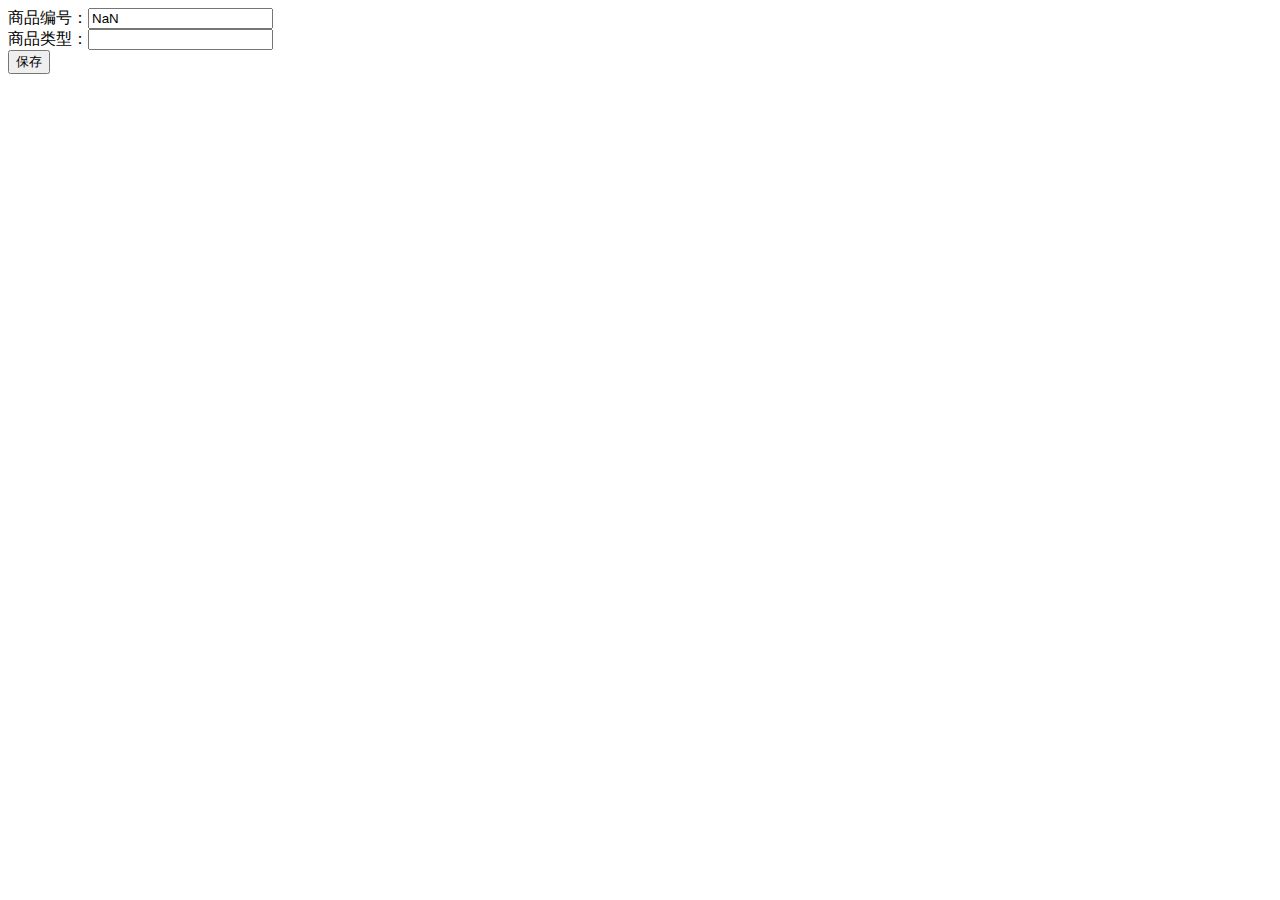
<file: kate/php/addGoodsType.html>
﻿<!DOCTYPE html>
<html>
	<head>
		<meta charset="utf-8" />
		<title></title>
	</head>
	<body>
		<form action="saveGoodsType.php" method="post">
			商品编号：<input id="typeId" type="text" name="typeId" /><br/>
			商品类型：<input type="text" name="goodsType" /><br/>
			<input type="submit" value="保存" />
		</form>
	</body>
</html>
<script src="js/jquery-3.2.1.min.js"></script>
<script>

$(function(){
    $.get('getMaxTypeId.php',function(data){
        let maxTypeId = "001";
        if(data!=""){
            let str = "00"+(parseInt(data)+1);
            maxTypeId = str.substr(str.length-3,3);
        }
        $("#typeId").val(maxTypeId);
    });

});
</script>
</file>
<file: kate/css/index.css>
*{
    margin: 0;
    padding: 0;
}
ul,li{
    list-style: none;
}
a{
    text-decoration: none;
}
/* head */
#head{
    width: 100%;
    height: 100px;
    background-color: #fceff3;
    overflow: hidden;
}
/* headcon */
.headcon{
    width: 92%;
    height: 100px;
    margin: 0 auto;
    position: relative;
    /* background: red; */
}
.headcon .box1{
    display: block;
    width: 195px;
    height: 60px;
    position: absolute;
    left: 50%;
    transform: translateX(-50%);
    top:29px;
}
.headcon .box2{
    color: #223628;
    font-size: 14px;
    position: absolute;
    top: 22px;
}
.headcon .box3{
    display: block;
    width: 22px;
    height: 26px;
    position: absolute;
    right: 8px;
    top:32px;
}
.headcon .box4{
    display: block;
    width: 27px;
    height: 30px;
    position: absolute;
    right: -27px;
    top:30px;
}
/* head end */
/* nav */
#nav{
    width: 100%;
    height: 51px;
    background-color: #fceff3;
}
.navcon{
    width: 100%;
    height: 51px;
    margin: 0 auto;
    position: relative;
}
.navcon ul{
    width: 728px;
    height: 51px;
    position: absolute;
    left: 50%;
    transform: translateX(-50%);
}
.navcon ul li{
    float: left;
}
.navcon .navlist li a{
    float: left;
    color: #395037;
    font-size: 16px;
    line-height: 51px;
    text-align: center;
    padding-right: 27px;
    padding-left: 36px;
}
.navcon .box{
    width: 75px;
    height: 22px;
    position: absolute;
    right: 11px;
    top: 14px;
    
}
.navcon .box a{
    display: block;
    width: 75px;
    height: 22px;
    color: #223628;
    font-size: 16px;
    line-height: 16px;
    background: url(../images/fangdajing_03.png) no-repeat 43px 0; 
}
/* 二级导航 */
/* sec1 */
.sec1{
    width: 100%;
    height: 350px;
    background: #f8baca;
    position: absolute;
    margin-top: 50px;
    z-index: 111111111111;
    transform: translateX(-50%);
    left: 50%;
    display: none;
}
.sec1 .bigbox{
    position: absolute;
    width: 750px;
    height: 341px;
    transform: translateX(-50%);
    left: 50%;
    /* background: rosybrown */
}
.sec1 ul{
    width: 80px;
    height: 310px;
    position: absolute;
    float: left;
    margin-left: -126px;
    margin-top: 25px
}
.sec1 a{
    width: 80px;
    font-size: 13px;
    display: block;
    line-height: 37px;
    color: #7a7374;
}
.sec1 ul li{
    float: left;

}
.sec1 .pg{
    width: 30px;
    height: 306px;
    float: left;
    margin-left: 323px;
    margin-top: 30px
}
/* sec2 */
.sec2{
    width: 100%;
    height: 350px;
    background: #f8baca;
    position: absolute;
    margin-top: 50px;
    z-index: 111111111111;
    transform: translateX(-50%);
    left: 50%;
    display: none;
}
.sec2 .bigbox{
    position: absolute;
    width: 750px;
    height: 341px;
    transform: translateX(-50%);
    left: 50%;
    /* background: rosybrown */
}
.sec2 ul{
    width: 80px;
    height: 310px;
    position: absolute;
    float: left;
    margin-left: -126px;
    margin-top: 25px
}
.sec2 a{
    width: 80px;
    font-size: 13px;
    display: block;
    line-height: 37px;
    color: #7a7374;
}
.sec2 ul li{
    float: left;

}
.sec2 .pg{
    width: 30px;
    height: 306px;
    float: left;
    margin-left: 323px;
    margin-top: 30px
}
/* sec3 */
.sec3{
    width: 100%;
    height: 350px;
    background: #f8baca;
    position: absolute;
    margin-top: 50px;
    z-index: 111111111111;
    transform: translateX(-50%);
    left: 50%;
    display: none;
}
.sec3 .bigbox{
    position: absolute;
    width: 750px;
    height: 341px;
    transform: translateX(-50%);
    left: 50%;
    /* background: rosybrown */
}
.sec3 ul{
    width: 80px;
    height: 310px;
    position: absolute;
    float: left;
    margin-left: -126px;
    margin-top: 25px
}
.sec3 a{
    width: 80px;
    font-size: 13px;
    display: block;
    line-height: 37px;
    color: #7a7374;
}
.sec3 ul li{
    float: left;

}
.sec3 .pg{
    width: 30px;
    height: 306px;
    float: left;
    margin-left: 323px;
    margin-top: 30px
}
/* sec4 */
.sec4{
    width: 100%;
    height: 350px;
    background: #f8baca;
    position: absolute;
    margin-top: 50px;
    z-index: 111111111111;
    transform: translateX(-50%);
    left: 50%;
    display: none;
}
.sec4 .bigbox{
    position: absolute;
    width: 750px;
    height: 341px;
    transform: translateX(-50%);
    left: 50%;
    /* background: rosybrown */
}
.sec4 ul{
    width: 80px;
    height: 310px;
    position: absolute;
    float: left;
    margin-left: -126px;
    margin-top: 25px
}
.sec4 a{
    width: 80px;
    font-size: 13px;
    display: block;
    line-height: 37px;
    color: #7a7374;
}
.sec4 ul li{
    float: left;

}
.sec4 .pg{
    width: 30px;
    height: 306px;
    float: left;
    margin-left: 323px;
    margin-top: 30px
}
/* sec5 */
.sec5{
    width: 100%;
    height: 350px;
    background: #f8baca;
    position: absolute;
    margin-top: 50px;
    z-index: 111111111111;
    transform: translateX(-50%);
    left: 50%;
    display: none;
}
.sec5 .bigbox{
    position: absolute;
    width: 750px;
    height: 341px;
    transform: translateX(-50%);
    left: 50%;
    /* background: rosybrown */
}
.sec5 ul{
    width: 80px;
    height: 310px;
    position: absolute;
    float: left;
    margin-left: -126px;
    margin-top: 25px
}
.sec5 a{
    width: 80px;
    font-size: 13px;
    display: block;
    line-height: 37px;
    color: #7a7374;
}
.sec5 ul li{
    float: left;

}
.sec5 .pg{
    width: 30px;
    height: 306px;
    float: left;
    margin-left: 323px;
    margin-top: 30px
}
/* sec6 */
.sec6{
    width: 100%;
    height: 350px;
    background: #f8baca;
    position: absolute;
    margin-top: 50px;
    z-index: 111111111111;
    transform: translateX(-50%);
    left: 50%;
    display: none;
}
.sec6 .bigbox{
    position: absolute;
    width: 750px;
    height: 341px;
    transform: translateX(-50%);
    left: 50%;
    /* background: rosybrown */
}
.sec6 ul{
    width: 80px;
    height: 310px;
    position: absolute;
    float: left;
    margin-left: -126px;
    margin-top: 25px
}
.sec6 a{
    width: 80px;
    font-size: 13px;
    display: block;
    line-height: 37px;
    color: #7a7374;
}
.sec6 ul li{
    float: left;

}
.sec6 .pg{
    width: 30px;
    height: 306px;
    float: left;
    margin-left: 323px;
    margin-top: 30px
}
/* sec7 */
.sec7{
    width: 100%;
    height: 350px;
    background: #f8baca;
    position: absolute;
    margin-top: 50px;
    z-index: 111111111111;
    transform: translateX(-50%);
    left: 50%;
    display: none;
}
.sec7 .bigbox{
    position: absolute;
    width: 750px;
    height: 341px;
    transform: translateX(-50%);
    left: 50%;
    /* background: rosybrown */
}
.sec7 ul{
    width: 90px;
    height: 310px;
    position: absolute;
    float: left;
    margin-left: -126px;
    margin-top: 25px
}
.sec7 a{
    width: 90px;
    font-size: 13px;
    display: block;
    line-height: 37px;
    color: #7a7374;
}
.sec7 ul li{
    float: left;

}
.sec7 .pg{
    width: 30px;
    height: 306px;
    float: left;
    margin-left: 323px;
    margin-top: 30px
}
/* 导航栏吸顶样式 */
.navcon2{
    width: 100%;
    height: 51px;
    background-color: #fceff3;
    margin: 0 auto;
    position: fixed;
    top: 0;
    z-index: 111111111;
}
.navcon2 ul{
    width: 759px;
    height: 51px;
    position: absolute;
    left: 50%;
    transform: translateX(-50%);
}
.navcon2 ul li{
    float: left;
}
.navcon2 .navlist2 a{
    float: left;
    color: #395037;
    font-size: 16px;
    line-height: 51px;
    text-align: center;
    padding-right: 27px;
    padding-left: 36px;
}
.navcon2 .box1{
    display: block;
    width: 38px;
    height: 34px;
    position: absolute;
    top: 14px;
    left: 2%;
}
.navcon2 .box2{
    display: block;
    width: 22px;
    height: 26px;
    position: absolute;
    top: 17px;
    left: 90.5%;
}
.navcon2 .box3{
    display: block;
    width: 27px;
    height: 22px;
    position: absolute;
    top: 18px;
    left: 93%;
}
.navcon2 .box4{
    display: block;
    width: 27px;
    height: 30px;
    position: absolute;
    top: 14px;
    left: 96%;
}
/* 二级导航 */
/* sec1 */
.sec1-2{
    width: 100%;
    height: 350px;
    background: #f8baca;
    position: absolute;
    bottom: -350px;
    z-index: 111111111111;
    transform: translateX(-50%);
    left: 50%;
    display: none;
}
.sec1-2 .bigbox{
    position: absolute;
    width: 750px;
    height: 341px;
    transform: translateX(-50%);
    left: 50%;
    /* background: rosybrown */
}
.sec1-2 ul{
    width: 80px;
    height: 310px;
    position: absolute;
    float: left;
    margin-left: -126px;
    margin-top: 25px
}
.sec1-2 a{
    width: 80px;
    font-size: 13px;
    display: block;
    line-height: 37px;
    color: #7a7374;
}
.sec1-2 ul li{
    float: left;

}
.sec1-2 .pg{
    width: 30px;
    height: 306px;
    float: left;
    margin-left: 323px;
    margin-top: 30px
}
/* sec2 */
.sec2-2{
    width: 100%;
    height: 350px;
    background: #f8baca;
    position: absolute;
    margin-top: 50px;
    z-index: 111111111111;
    transform: translateX(-50%);
    left: 50%;
    display: none;
}
.sec2-2 .bigbox{
    position: absolute;
    width: 750px;
    height: 341px;
    transform: translateX(-50%);
    left: 50%;
    /* background: rosybrown */
}
.sec2-2 ul{
    width: 80px;
    height: 310px;
    position: absolute;
    float: left;
    margin-left: -126px;
    margin-top: 25px
}
.sec2-2 a{
    width: 80px;
    font-size: 13px;
    display: block;
    line-height: 37px;
    color: #7a7374;
}
.sec2-2 ul li{
    float: left;

}
.sec2-2 .pg{
    width: 30px;
    height: 306px;
    float: left;
    margin-left: 323px;
    margin-top: 30px
}
/* sec3 */
.sec3-2{
    width: 100%;
    height: 350px;
    background: #f8baca;
    position: absolute;
    margin-top: 50px;
    z-index: 111111111111;
    transform: translateX(-50%);
    left: 50%;
    display: none;
}
.sec3-2 .bigbox{
    position: absolute;
    width: 750px;
    height: 341px;
    transform: translateX(-50%);
    left: 50%;
    /* background: rosybrown */
}
.sec3-2 ul{
    width: 80px;
    height: 310px;
    position: absolute;
    float: left;
    margin-left: -126px;
    margin-top: 25px
}
.sec3-2 a{
    width: 80px;
    font-size: 13px;
    display: block;
    line-height: 37px;
    color: #7a7374;
}
.sec3-2 ul li{
    float: left;

}
.sec3-2 .pg{
    width: 30px;
    height: 306px;
    float: left;
    margin-left: 323px;
    margin-top: 30px
}
/* sec4 */
.sec4-2{
    width: 100%;
    height: 350px;
    background: #f8baca;
    position: absolute;
    margin-top: 50px;
    z-index: 111111111111;
    transform: translateX(-50%);
    left: 50%;
    display: none;
}
.sec4-2 .bigbox{
    position: absolute;
    width: 750px;
    height: 341px;
    transform: translateX(-50%);
    left: 50%;
    /* background: rosybrown */
}
.sec4-2 ul{
    width: 80px;
    height: 310px;
    position: absolute;
    float: left;
    margin-left: -126px;
    margin-top: 25px
}
.sec4-2 a{
    width: 80px;
    font-size: 13px;
    display: block;
    line-height: 37px;
    color: #7a7374;
}
.sec4-2 ul li{
    float: left;

}
.sec4-2 .pg{
    width: 30px;
    height: 306px;
    float: left;
    margin-left: 323px;
    margin-top: 30px
}
/* sec5 */
.sec5-2{
    width: 100%;
    height: 350px;
    background: #f8baca;
    position: absolute;
    margin-top: 50px;
    z-index: 111111111111;
    transform: translateX(-50%);
    left: 50%;
    display: none;
}
.sec5-2 .bigbox{
    position: absolute;
    width: 750px;
    height: 341px;
    transform: translateX(-50%);
    left: 50%;
    /* background: rosybrown */
}
.sec5-2 ul{
    width: 80px;
    height: 310px;
    position: absolute;
    float: left;
    margin-left: -126px;
    margin-top: 25px
}
.sec5-2 a{
    width: 80px;
    font-size: 13px;
    display: block;
    line-height: 37px;
    color: #7a7374;
}
.sec5-2 ul li{
    float: left;

}
.sec5-2 .pg{
    width: 30px;
    height: 306px;
    float: left;
    margin-left: 323px;
    margin-top: 30px
}
/* sec6 */
.sec6-2{
    width: 100%;
    height: 350px;
    background: #f8baca;
    position: absolute;
    margin-top: 50px;
    z-index: 111111111111;
    transform: translateX(-50%);
    left: 50%;
    display: none;
}
.sec6-2 .bigbox{
    position: absolute;
    width: 750px;
    height: 341px;
    transform: translateX(-50%);
    left: 50%;
    /* background: rosybrown */
}
.sec6-2 ul{
    width: 80px;
    height: 310px;
    position: absolute;
    float: left;
    margin-left: -126px;
    margin-top: 25px
}
.sec6-2 a{
    width: 80px;
    font-size: 13px;
    display: block;
    line-height: 37px;
    color: #7a7374;
}
.sec6-2 ul li{
    float: left;

}
.sec6-2 .pg{
    width: 30px;
    height: 306px;
    float: left;
    margin-left: 323px;
    margin-top: 30px
}
/* sec7 */
.sec7-2{
    width: 100%;
    height: 350px;
    background: #f8baca;
    position: absolute;
    margin-top: 50px;
    z-index: 111111111111;
    transform: translateX(-50%);
    left: 50%;
    display: none;
}
.sec7-2 .bigbox{
    position: absolute;
    width: 750px;
    height: 341px;
    transform: translateX(-50%);
    left: 50%;
    /* background: rosybrown */
}
.sec7-2 ul{
    width: 90px;
    height: 310px;
    position: absolute;
    float: left;
    margin-left: -126px;
    margin-top: 25px
}
.sec7-2 a{
    width: 90px;
    font-size: 13px;
    display: block;
    line-height: 37px;
    color: #7a7374;
}
.sec7-2 ul li{
    float: left;

}
.sec7-2 .pg{
    width: 30px;
    height: 306px;
    float: left;
    margin-left: 323px;
    margin-top: 30px
}
/* nav end */
/* banner */
#banner{
    width: 100%;
    height: 748px;
    background: #ffffff;
}
.bannercon{
    width: 1200px;
    height: 748px;
    margin: 0 auto;
    position: relative;
    overflow: hidden;
}
.bannercon .show{
    display: block;
}
#dotWrap .focus{
    background: #ffffff;
}
#dotWrap {
    position:absolute;
    bottom:82px;
    left:50%;
    transform: translate(-50%,0);
}
#dotWrap li{
    float:left;
    width: 9px;
    height: 9px;
    border: 1px solid #ffffff;
    margin-right:8px;
    cursor:pointer;
    border-radius:50%;
    display: block;
}
.bannercon .imgwrap{
    width: 1200000000000000000px;
    height: 675px;
    margin: 0 auto;
}
.imgwrap li{
    float: left;
}
/* banner end*/
/* ad */
#ad{
    width: 100%;
    height: 550px;
}
.adcon{
    width: 92%;
    height: 550px;
    margin: 0 auto;
    position: relative;
}
.adcon a{
    position: absolute;
    left: 50%;
    margin-left: -600px;
}
/* ad end */
/* news */
#news{
    width: 100%;
    height: 654px;
}
.newscon{
    width: 92%;
    height: 654px;
    margin: 0 auto;
    position: relative;
}
.newscon h6{
    position: absolute;
    top: 76px;
    left: 50%;
    transform: translateX(-50%);
    font-size: 39px;
    color: #223628;
    font-weight: normal;
}
.newscon .box{
    width: 1100px;
    height: 612px;
    position: absolute;
    left: 50%;
    transform: translateX(-50%)
}
.newscon .box1{
    width: 225px;
    height: 612px;
    position: absolute;
    top: 171px;
    left: 31px;
}
.newscon .box1 .word1{
    display: block;
    color: #223628;
    font-size: 14px;
    text-align: center;
    padding-top: 20px;
}
.newscon .box1 p{
    text-align: center;
    color: #223628;
    font-size: 14px;
    padding-top: 40px;
}
.newscon .box1 .span1{
    display: block;
    text-decoration-line: underline;
    text-align: center;
    font-size: 14px;
    color: #223628;
    padding-top: 5px;
}
.newscon .box2{
    width: 225px;
    height: 612px;
    position: absolute;
    top: 171px;
    left: 299px;
}
.newscon .box2 .word1{
    display: block;
    color: #223628;
    font-size: 14px;
    text-align: center;
    padding-top: 20px;
}
.newscon .box2 p{
    text-align: center;
    color: #223628;
    font-size: 14px;
    padding-top: 40px;
}
.newscon .box2 .span1{
    display: block;
    text-decoration-line: underline;
    text-align: center;
    font-size: 14px;
    color: #223628;
    padding-top: 5px;
}
.newscon .box3{
    width: 225px;
    height: 612px;
    position: absolute;
    top: 171px;
    left: 565px;
}
.newscon .box3 .word1{
    display: block;
    color: #223628;
    font-size: 14px;
    text-align: center;
    padding-top: 20px;
}
.newscon .box3 p{
    text-align: center;
    color: #223628;
    font-size: 14px;
    padding-top: 40px;
}
.newscon .box3 .span1{
    display: block;
    text-decoration-line: underline;
    text-align: center;
    font-size: 14px;
    color: #223628;
    padding-top: 5px;
}
.newscon .box4{
    width: 225px;
    height: 612px;
    position: absolute;
    top: 171px;
    left: 830px;
}
.newscon .box4 .word1{
    display: block;
    color: #223628;
    font-size: 14px;
    text-align: center;
    padding-top: 20px;
}
.newscon .box4 p{
    text-align: center;
    color: #223628;
    font-size: 14px;
    padding-top: 40px;
}
.newscon .box4 .span1{
    display: block;
    text-decoration-line: underline;
    text-align: center;
    font-size: 14px;
    color: #223628;
    padding-top: 5px;
}
/* news end */
/* pic */
#pic{
    width: 100%;
    height: 583px;
}
.piccon{
    width: 92%;
    height: 583px;
    margin: 0 auto;
    /* background: pink; */
    position: relative;
}
.piccon .box{
    width: 1200px;
    height: 583px;
    position: absolute;
    left: 50%;
    transform: translateX(-50%)
}
.piccon .boxleft{
    position: absolute;
    left: 73px;
    float: left;
    width: 500px;
}
.piccon .boxright{
    float: left;
    position: absolute;
    width: 180px;
    height: 313px;
    top: 144px;
    left: 825px;
    /* background: orangered; */
}
.piccon .boxright .box3{
    font-size: 20px;
    text-decoration-line: underline;
    color: #223628;
    text-align: center;
    width: 180px;
    display: block;
    margin-top: 79px;
}
.piccon .boxright .box3:hover {
    text-decoration-line: none;
}
/* pic end */
/* pro */
#pro{
    width: 100%;
    height:650px;
    /* background: palegoldenrod; */
}
.procon{
    width: 92%;
    height:650px;
    margin: 0 auto;
    /* background: pink; */
    position: relative;
}
.procon p{
    position: absolute;
    font-size: 28px;
    width: 112px;
    left: 50%;
    top: 50px;
    transform: translateX(-50%)
}
.procon .box{
    width: 1100px;
    height: 540px;
    /* background: red; */
    position: absolute;
    left: 50%;
    top: 110px;
    transform: translateX(-50%)
}
.procon .box ul{
    /* float: left; */
    margin: 0 auto;
    width: 990px;
    height: 450px;
    /* background: yellow */
}
.procon .box ul li{
    float: left;
    cursor: pointer;
    padding: 0 15px;
}
.procon .prev,.next{
    position:absolute;
    cursor:pointer;
    top:45%;
}
.procon .next{
    right:5px;
}
.procon .prev{
    left:5px;
}
.procon span{
    text-decoration: underline;
    display: block;
    text-align: center;
    padding-top: 19px;
    color:#223628;
    cursor: pointer;
}
.procon .cir{
    position:absolute;
    height: 10px;
    bottom:41px;
    left:50%;
    transform:translate(-50%,0);
}
.procon .cir li{
    background-color:#fff;
    width: 10px;
    height:10px;
    border-radius:50%;
    cursor:pointer;
    float:left;
    margin-right:7px;
    border: 1px solid #d3d7d4
}
.procon .show{
    background: #223628;
}
/* pro end */
/* mor */
#mor{
    width: 100%;
    height: 492px;
}
.morcon{
    width: 92%;
    height: 492px;
    margin: 0 auto;
    position: relative;
    background:#fed3dd;
}
.morcon p{
    position: absolute;
    font-size: 28px;
    width: 168px;
    left: 50%;
    top: 40px;
    transform: translateX(-50%)
}
.morcon .box{
    width: 1201px;
    height: 375px;
    /* background: red; */
    position: absolute;
    top: 115px;
    transform: translateX(-50%);
    left: 50%;
}
.morcon span{
    display: block;
    text-align: center;
    width: 220px;
    position: absolute;
    top: 318px;
}
.morcon a{
    display: block;
    float: left;
    color: #223628;
    font-size: 18px;
}
.morcon .box1{
    position: absolute;
    left: 74px;
}
.morcon .box2{
    position: absolute;
    left: 352px;
}
.morcon .box3{
    position: absolute;
    left: 625px;
}
.morcon .box4{
    position: absolute;
    left: 900px;
}
/* mor end */
/* bottom */
#bottom{
    width: 100%;
    height: 430px;
    background: #fceff3;
}
.bottomcon{
    width: 92%;
    height: 430px;
    margin: 0 auto;
    /* background: gray; */
    position: relative;
}
.bottomcon .box{
    width: 1201px;
    /* background: red; */
    height: 430px;
    position: absolute;
    left: 50%;
    transform: translateX(-50%);
}
.bottomcon a{
    color: #223628;
    font-size: 13px;
    line-height: 57px;
}
.bottomcon ul{
    float: left;
}
.bottomcon .box1{
    position: absolute;
    left: 85px;
    top: 60px;
    width: 104px;
    height: 290px;
    /* background: palegreen; */
    /* text-align: center; */
}
.bottomcon .box2{
    position: absolute;
    left: 357px;
    top: 60px;
    width: 115px;
    height: 290px;
    /* background: palegreen; */
    /* text-align: center; */
}
.bottomcon .box3{
    position: absolute;
    left: 644px;
    top: 60px;
    width: 130px;
    height: 290px;
    /* background: palegreen; */
    /* text-align: center; */
}
.bottomcon .box4{
    position: absolute;
    left: 960px;
    top: 60px;
    width: 160px;
    height: 370px;
    /* background: palegreen; */
    /* text-align: center; */
}
/* bottom end */
/* foot */
#foot{
    width: 100%;
    height: 223px;
    background: #fceff3;
}
.footcon{
    width: 92%;
    height: 223px;
    /* background: gray; */
    margin: 0 auto;
    position: relative;
}
.footcon .box{
    width: 1200px;
    height: 121px;
    /* background: pink; */
    position: absolute;
    top: 97px;
    left: 50%;
    transform: translateX(-50%);
    font-size: 13px;
    color: #223628;
    text-align: center
}
.footcon a{
    color: #223628;
    display: block
}
.footcon img{
    padding-top: 6px
}
</file>
<file: phon/css/index.css>
*{
    margin: 0;padding: 0
}
b,strong{
    font-weight: normal
}
/* 清除i、em标签的默认样式 */
i,em{
    font-style: normal
}
/* 清除a、u标签的默认下划线 */
a,u{
    text-decoration: none
}
/* 清除列表默认样式符号 */
ul,li{
    list-style: none
}
/* 解决行内块元素基线对齐的问题 */
img,input{
    vertical-align: middle
}
html,body{
    width: 100%;
    height: 100%;
    background: #f5f5f5;
    /* background: orangered !important; */
}
html{
    font-size: 31.25vw;
}
body{
    display: flex;
    flex-direction: column;
}
header{
    width: 100%;
    height: 0.3rem;
    background: #f5f5f5;
    display: flex;
    justify-content: center;
    align-items: center;
}
input{
    width: 3.03rem;
    height: 0.3rem;
    outline: none;
    border: none;
    border-radius: 1.04rem;
    text-indent: 0.34rem;
    font-size: 0.12rem;
    background: url(../images/ser_03.jpg) no-repeat 0.15rem center;
    background-color: #ffffff;
}
nav{
    width: 100%;
    height: 1.1rem;
    background: #f5f5f5;
    display: flex;
    justify-content: center;
    align-items: center;
}
nav img{
    height: 0.915rem;
    display: block
}
nav li{
    margin: 0 0.03rem;
    height: 0.95rem;
}
#word{
    width: 94.5%;
    height: 0.77rem;
    background: #ffffff;
    display: flex;
    justify-content: space-around;
    align-items: center;
    border-radius: 0.1rem;
    margin: 0 auto
}
#word img{
    display: block;
    height: 0.23rem;
}
#word span{
    display: block;
    padding-top: 0.1rem;
}
#word li{
    display: flex;
    flex-direction: column;
    align-items: center;
    font-size: 0.09rem;
    color: #040404;
}
#banner{
    width: 94.5%;
    height: 0.19rem;
    background: #ffffff;
    margin: 0.1rem auto;
    border-radius: 0.07rem;
    background-image: url(../images/banner_03.jpg),url(../images/banner2_03.jpg);
    background-repeat: no-repeat,no-repeat;
    background-position: 0.19rem center,2.85rem center;
}
#banner li{
    font-size: 0.09rem;
    color: #9f9f9f;
    text-indent: 0.32rem;
    line-height: 0.19rem;
}
#banner span{
    font-size: 0.11rem;
    color: #000000;
    line-height: 0.19rem;
}
main{
    width: 94.5%;
    height: 100%;
    background: #ffffff;
    margin: 0.01rem auto;
    border-radius: 0.07rem;
    display: flex;
    flex-direction: column;
    flex: 1;
    overflow: scroll;
}
main img{
    width: 0.805rem;
    height: 0.495rem;
}
main h6{
    font-size: 0.14rem;
    padding-top: 0.185rem;
    padding-left: 0.13rem;
    /* background: red; */
}
main .box1{
    height: 0.37rem;
    /* background-color: salmon; */
}
main .box1 .le{
    font-size: 0.11rem;
    float: left;
    width: 0.35rem;
    height: 0.11rem;
    margin-top: 0.13rem;
    margin-left: 0.58rem;
    background: url(../images/xiasanjiao_03.jpg) no-repeat 0.24rem 0.04rem;
}
main .box1 .re{
    font-size: 0.11rem;
    float: left;
    width: 0.35rem;
    height: 0.11rem;
    margin-top: 0.13rem;
    margin-left: 1.16rem;
    background: url(../images/xiasanjiao_03.jpg) no-repeat 0.24rem 0.04rem;
}
main .box2{
    display: flex;
    width: 100%;
    height: 0.7rem;
    /* background: blue; */
    align-items: center;
    border-bottom: 0.01rem solid #f8f8f8;
}
main .box2 .le{
    display: flex;
    width: 0.805rem;
    height: 0.495rem;
    margin-left: 0.135rem;
}
main .box2 .re{
    display: flex;
    height: 0.495rem;
    flex-direction: column;
    justify-content: space-between;
    margin-left: 0.065rem;
}
main .box2 .re p{
    font-size: 0.12rem;
    color: #050505;
    font-weight: 200;
}
main .box2 .re li{
    font-size: 0.1rem;
    color: #5a5a5a;
}
main .box3{
    display: flex;
    width: 100%;
    height: 0.7rem;
    /* background: blue; */
    align-items: center;
    border-bottom: 0.01rem solid #f8f8f8;
}
main .box3 .le{
    display: flex;
    width: 0.805rem;
    height: 0.495rem;
    margin-left: 0.135rem;
}
main .box3 .re{
    display: flex;
    height: 0.495rem;
    flex-direction: column;
    justify-content: space-between;
    margin-left: 0.065rem;
}
main .box3 .re p{
    font-size: 0.12rem;
    color: #050505;
    font-weight: 200;
}
main .box3 .re li{
    font-size: 0.1rem;
    color: #5a5a5a;
}
main .box4{
    display: flex;
    width: 100%;
    height: 0.7rem;
    /* background: blue; */
    align-items: center;
    border-bottom: 0.01rem solid #f8f8f8;
}
main .box4 .le{
    display: flex;
    width: 0.805rem;
    height: 0.495rem;
    margin-left: 0.135rem;
}
main .box4 .re{
    display: flex;
    height: 0.495rem;
    flex-direction: column;
    justify-content: space-between;
    margin-left: 0.065rem;
}
main .box4 .re p{
    font-size: 0.12rem;
    color: #050505;
    font-weight: 200;
}
main .box4 .re li{
    font-size: 0.1rem;
    color: #5a5a5a;
}
footer{
    width: 100%;
    height: 0.42rem;
    background: #ffffff;
    display: flex;
    justify-content: space-around;
}
footer .box1,footer .box2,footer .box3,footer .box4{
    display: flex;
    font-size: 0.075rem;
    flex-direction: column;
    justify-content: space-around;
    align-items: center;
}
footer span{
    display: block;
    width: 0.205rem;
    height: 0.165rem;
}
footer img{
    width: 0.205rem;
    height: 0.165rem;
}
</file>
<file: kate/css/denglu.css>
*{
    margin: 0;padding: 0;
}
li{
    list-style: none;
}
.denglu{
    width: 100%;
    height: 500px;
    background-color: #fbeff3;
}
.denglu-con{
    width: 1235px;
    height: 500px;
    margin: 0 auto;
    position: relative;
}
/* 左边的验证码登录 */
.leftbox{
    width: 540px;
    height: 440px;
    background-color: #ffffff;
    float: left;
    position: absolute;
    top: 30px;
    left: 60px;
}   
.rightbox{
    width: 540px;
    height: 190px;
    background-color: #ffffff;
    float: left;
    position: absolute;
    top: 30px;
    left: 620px;
} 
.leftbox h2{
    width: 540px;
    height: 20px;
    font-size: 18px;
    line-height: 20px;
    text-align: center;
    margin-top: 25px;
    font-weight: 100;
}
.leftbox .leftbox1{
    width: 460px;
    height: 20px;
    margin: 20px 40px;
    display: flex;
    justify-content: space-around
}
.leftbox .leftbox1-1{
    float: left;
    font-size: 14px;
    color: #bababa;
    cursor: pointer;
}
.leftbox .leftbox1-1 a{
    font-size: 14px;
    color: #000;
}
.leftbox .leftbox1-2{
    float: left;
    font-size: 14px;
    color: #bababa;
    cursor: pointer;
}
.leftbox .leftbox1-2 a{
    font-size: 14px;
    color: #000;
}
.leftbox .ipt1{
    width: 460px;
    height: 35px;
    outline: none;
    margin-left: 30px;
}
.leftbox .leftbox2{
    width: 460px;
    height: 35px;
    margin: 20px 30px;
}
.leftbox .ipt2{
    width: 300px;
    height: 35px;
    outline: none;
    float: left;
}
.leftbox .yanzheng{
    width: 150px;
    height: 35px;
    float: right;
    text-align: center;
    line-height: 35px;
}
.leftbox .leftbox3{
    width: 460px;
    height: 35px;
    margin: 20px 30px;
}
.leftbox .ipt3{
    width: 300px;
    height: 35px;
    outline: none;
    float: left;
}
.leftbox .shouji{
    font-size: 14px;
    color: #bababa;
}
.leftbox .btn{
    width: 460px;
    outline:none;
    height: 43px;
    background-color: #22362a;
    color: #ffffff;
    margin:30px;
}
.leftbox fieldset{
    width: 460px;
    margin-left: 30px;
    border-left: none;
    border-right: none;
    border-bottom: none;
}
.leftbox legend{
    text-align: center;
    font-size: 12px;
}
.leftbox .img{
    width: 29px;
    height: 22px;
    margin: 10px 0 0 248px;
}
/* 左边的密码登录 */
#leftbox{
    width: 540px;
    height: 440px;
    background-color: #ffffff;
    float: left;
    position: absolute;
    top: 30px;
    left: 45px;
    display: none;
}   
#leftbox h2{
    width: 540px;
    height: 20px;
    font-size: 18px;
    line-height: 20px;
    text-align: center;
    margin-top: 25px;
    font-weight: 100;
}
.leftbox1{
    width: 460px;
    height: 20px;
    margin: 20px 40px;
    display: flex;
    justify-content: space-around
}
.leftbox1-1{
    float: left;
    font-size: 14px;
    color: #bababa;
    cursor: pointer;
}
.leftbox1-1 a{
    font-size: 14px;
    color: #000;
}
.leftbox1-2{
    float: left;
    font-size: 14px;
    color: #bababa;
    cursor: pointer;
}
.leftbox1-2 a{
    font-size: 14px;
    color: #000;
}
#leftbox .ipt1{
    width: 460px;
    height: 35px;
    outline: none;
    margin-left: 30px;
}
#leftbox .ipt2{
    width: 460px;
    height: 35px;
    outline: none;
    margin: 15px 30px;
}
#leftbox h3{
    width: 460px;
    height: 20px;
    margin-left: 30px;
}
#leftbox h3 a{
    font-size: 14px;
    float: right;
    color: #000;
    font-weight: 100;
}
#leftbox .btn{
    width: 460px;
    outline:none;
    height: 43px;
    background-color: #22362a;
    color: #ffffff;
    margin:15px 30px;
}
#leftbox fieldset{
    width: 460px;
    margin-left: 30px;
    border-left: none;
    border-right: none;
    border-bottom: none;
}
#leftbox legend{
    text-align: center;
    font-size: 12px;
}
#leftbox .img{
    width: 29px;
    height: 22px;
    margin: 10px 0 0 255px;
}
/* 右边的 */
.rightbox h2{
    width: 540px;
    height: 20px;
    font-size: 18px;
    line-height: 20px;
    text-align: center;
    margin-top: 25px;
    font-weight: 100;
}
.rightbox h3{
    width: 540px;
    height: 20px;
    font-size: 12px;
    line-height: 20px;
    text-align: center;
    margin-top: 15px;
    font-weight: 100;
}
.rightbox .btn2{
    width: 460px;
    outline:none;
    height: 43px;
    background-color: #22362a;
    color: #ffffff;
    margin:45px;
}
.bigimg{
    position: fixed;
    top: 50%;
    left: 50%;
    transform: translate(-50%,-50%);
    display: none;
    background: #ffffff;
    width: 530px;
    height: 530px;
    z-index: 11111111111;
}
.bigimg li{
    font-size: 19px;
    text-align: center;
    padding-top: 80px;
}
.bigimg .im{
    padding: 20px 0px 0 143px;
}
.bigimg p{
    color: #373737;
    font-size: 13px;
    text-align: center;
    padding-top: 10px
}
.bigimg span{
    display: block;
    color: #373737;
    font-size: 13px;
    text-align: center;
    padding-top: 5px
}
a{
    color:#ffffff;
    height: 43px;
}
.bigimg em{
    font-style: normal;
    display: block;
    margin-left: 488px;
    margin-top: -412px;
    cursor: pointer;
}
.bigimg em img:hover{
    transform: rotate(180deg);
    transition: all 1s ease-in-out;
    transform: origin 50%;
}
</file>
<file: kate/css/head.css>
*{
    margin: 0;
    padding: 0;
}
ul,li{
    list-style: none;
}
a{
    text-decoration: none;
}
/* head */
#head{
    width: 100%;
    height: 100px;
    background-color: #fceff3;
    overflow: hidden;
}
/* headcon */
.headcon{
    width: 92%;
    height: 100px;
    margin: 0 auto;
    position: relative;
    /* background: red; */
}
.headcon .box1{
    display: block;
    width: 195px;
    height: 60px;
    position: absolute;
    left: 50%;
    transform: translateX(-50%);
    top:29px;
}
.headcon .box2{
    color: #223628;
    font-size: 14px;
    position: absolute;
    top: 22px;
}
.headcon .box3{
    display: block;
    width: 22px;
    height: 26px;
    position: absolute;
    right: 8px;
    top:32px;
}
.headcon .box4{
    display: block;
    width: 27px;
    height: 30px;
    position: absolute;
    right: -27px;
    top:30px;
}
/* head end */
/* nav */
#nav{
    width: 100%;
    height: 51px;
    background-color: #fceff3;
}
.navcon{
    width: 100%;
    height: 51px;
    margin: 0 auto;
    position: relative;
}
.navcon ul{
    width: 728px;
    height: 51px;
    position: absolute;
    left: 50%;
    transform: translateX(-50%);
}
.navcon ul li{
    float: left;
}
.navcon .navlist li a{
    float: left;
    color: #395037;
    font-size: 16px;
    line-height: 51px;
    text-align: center;
    padding-right: 27px;
    padding-left: 36px;
}
.navcon .box{
    width: 75px;
    height: 22px;
    position: absolute;
    right: 11px;
    top: 14px;
    
}
.navcon .box a{
    display: block;
    width: 75px;
    height: 22px;
    color: #223628;
    font-size: 16px;
    line-height: 16px;
    background: url(../images/fangdajing_03.png) no-repeat 43px 0; 
}
/* 二级导航 */
/* sec1 */
.sec1{
    width: 100%;
    height: 350px;
    background: #f8baca;
    position: absolute;
    margin-top: 50px;
    z-index: 111111111111;
    transform: translateX(-50%);
    left: 50%;
    display: none;
}
.sec1 .bigbox{
    position: absolute;
    width: 750px;
    height: 341px;
    transform: translateX(-50%);
    left: 50%;
    /* background: rosybrown */
}
.sec1 ul{
    width: 80px;
    height: 310px;
    position: absolute;
    float: left;
    margin-left: -126px;
    margin-top: 25px
}
.sec1 a{
    width: 80px;
    font-size: 13px;
    display: block;
    line-height: 37px;
    color: #7a7374;
}
.sec1 ul li{
    float: left;

}
.sec1 .pg{
    width: 30px;
    height: 306px;
    float: left;
    margin-left: 323px;
    margin-top: 30px
}
/* sec2 */
.sec2{
    width: 100%;
    height: 350px;
    background: #f8baca;
    position: absolute;
    margin-top: 50px;
    z-index: 111111111111;
    transform: translateX(-50%);
    left: 50%;
    display: none;
}
.sec2 .bigbox{
    position: absolute;
    width: 750px;
    height: 341px;
    transform: translateX(-50%);
    left: 50%;
    /* background: rosybrown */
}
.sec2 ul{
    width: 80px;
    height: 310px;
    position: absolute;
    float: left;
    margin-left: -126px;
    margin-top: 25px
}
.sec2 a{
    width: 80px;
    font-size: 13px;
    display: block;
    line-height: 37px;
    color: #7a7374;
}
.sec2 ul li{
    float: left;

}
.sec2 .pg{
    width: 30px;
    height: 306px;
    float: left;
    margin-left: 323px;
    margin-top: 30px
}
/* sec3 */
.sec3{
    width: 100%;
    height: 350px;
    background: #f8baca;
    position: absolute;
    margin-top: 50px;
    z-index: 111111111111;
    transform: translateX(-50%);
    left: 50%;
    display: none;
}
.sec3 .bigbox{
    position: absolute;
    width: 750px;
    height: 341px;
    transform: translateX(-50%);
    left: 50%;
    /* background: rosybrown */
}
.sec3 ul{
    width: 80px;
    height: 310px;
    position: absolute;
    float: left;
    margin-left: -126px;
    margin-top: 25px
}
.sec3 a{
    width: 80px;
    font-size: 13px;
    display: block;
    line-height: 37px;
    color: #7a7374;
}
.sec3 ul li{
    float: left;

}
.sec3 .pg{
    width: 30px;
    height: 306px;
    float: left;
    margin-left: 323px;
    margin-top: 30px
}
/* sec4 */
.sec4{
    width: 100%;
    height: 350px;
    background: #f8baca;
    position: absolute;
    margin-top: 50px;
    z-index: 111111111111;
    transform: translateX(-50%);
    left: 50%;
    display: none;
}
.sec4 .bigbox{
    position: absolute;
    width: 750px;
    height: 341px;
    transform: translateX(-50%);
    left: 50%;
    /* background: rosybrown */
}
.sec4 ul{
    width: 80px;
    height: 310px;
    position: absolute;
    float: left;
    margin-left: -126px;
    margin-top: 25px
}
.sec4 a{
    width: 80px;
    font-size: 13px;
    display: block;
    line-height: 37px;
    color: #7a7374;
}
.sec4 ul li{
    float: left;

}
.sec4 .pg{
    width: 30px;
    height: 306px;
    float: left;
    margin-left: 323px;
    margin-top: 30px
}
/* sec5 */
.sec5{
    width: 100%;
    height: 350px;
    background: #f8baca;
    position: absolute;
    margin-top: 50px;
    z-index: 111111111111;
    transform: translateX(-50%);
    left: 50%;
    display: none;
}
.sec5 .bigbox{
    position: absolute;
    width: 750px;
    height: 341px;
    transform: translateX(-50%);
    left: 50%;
    /* background: rosybrown */
}
.sec5 ul{
    width: 80px;
    height: 310px;
    position: absolute;
    float: left;
    margin-left: -126px;
    margin-top: 25px
}
.sec5 a{
    width: 80px;
    font-size: 13px;
    display: block;
    line-height: 37px;
    color: #7a7374;
}
.sec5 ul li{
    float: left;

}
.sec5 .pg{
    width: 30px;
    height: 306px;
    float: left;
    margin-left: 323px;
    margin-top: 30px
}
/* sec6 */
.sec6{
    width: 100%;
    height: 350px;
    background: #f8baca;
    position: absolute;
    margin-top: 50px;
    z-index: 111111111111;
    transform: translateX(-50%);
    left: 50%;
    display: none;
}
.sec6 .bigbox{
    position: absolute;
    width: 750px;
    height: 341px;
    transform: translateX(-50%);
    left: 50%;
    /* background: rosybrown */
}
.sec6 ul{
    width: 80px;
    height: 310px;
    position: absolute;
    float: left;
    margin-left: -126px;
    margin-top: 25px
}
.sec6 a{
    width: 80px;
    font-size: 13px;
    display: block;
    line-height: 37px;
    color: #7a7374;
}
.sec6 ul li{
    float: left;

}
.sec6 .pg{
    width: 30px;
    height: 306px;
    float: left;
    margin-left: 323px;
    margin-top: 30px
}
/* sec7 */
.sec7{
    width: 100%;
    height: 350px;
    background: #f8baca;
    position: absolute;
    margin-top: 50px;
    z-index: 111111111111;
    transform: translateX(-50%);
    left: 50%;
    display: none;
}
.sec7 .bigbox{
    position: absolute;
    width: 750px;
    height: 341px;
    transform: translateX(-50%);
    left: 50%;
    /* background: rosybrown */
}
.sec7 ul{
    width: 90px;
    height: 310px;
    position: absolute;
    float: left;
    margin-left: -126px;
    margin-top: 25px
}
.sec7 a{
    width: 90px;
    font-size: 13px;
    display: block;
    line-height: 37px;
    color: #7a7374;
}
.sec7 ul li{
    float: left;

}
.sec7 .pg{
    width: 30px;
    height: 306px;
    float: left;
    margin-left: 323px;
    margin-top: 30px
}
/* 导航栏吸顶样式 */
.navcon2{
    width: 100%;
    height: 51px;
    background-color: #fceff3;
    margin: 0 auto;
    position: fixed;
    top: 0;
    z-index: 111111111;
}
.navcon2 ul{
    width: 759px;
    height: 51px;
    position: absolute;
    left: 50%;
    transform: translateX(-50%);
}
.navcon2 ul li{
    float: left;
}
.navcon2 .navlist2 a{
    float: left;
    color: #395037;
    font-size: 16px;
    line-height: 51px;
    text-align: center;
    padding-right: 27px;
    padding-left: 36px;
}
.navcon2 .box1{
    display: block;
    width: 38px;
    height: 34px;
    position: absolute;
    top: 14px;
    left: 2%;
}
.navcon2 .box2{
    display: block;
    width: 22px;
    height: 26px;
    position: absolute;
    top: 17px;
    left: 90.5%;
}
.navcon2 .box3{
    display: block;
    width: 27px;
    height: 22px;
    position: absolute;
    top: 18px;
    left: 93%;
}
.navcon2 .box4{
    display: block;
    width: 27px;
    height: 30px;
    position: absolute;
    top: 14px;
    left: 96%;
}
/* 二级导航 */
/* sec1 */
.sec1-2{
    width: 100%;
    height: 350px;
    background: #f8baca;
    position: absolute;
    bottom: -350px;
    z-index: 111111111111;
    transform: translateX(-50%);
    left: 50%;
    display: none;
}
.sec1-2 .bigbox{
    position: absolute;
    width: 750px;
    height: 341px;
    transform: translateX(-50%);
    left: 50%;
    /* background: rosybrown */
}
.sec1-2 ul{
    width: 80px;
    height: 310px;
    position: absolute;
    float: left;
    margin-left: -126px;
    margin-top: 25px
}
.sec1-2 a{
    width: 80px;
    font-size: 13px;
    display: block;
    line-height: 37px;
    color: #7a7374;
}
.sec1-2 ul li{
    float: left;

}
.sec1-2 .pg{
    width: 30px;
    height: 306px;
    float: left;
    margin-left: 323px;
    margin-top: 30px
}
/* sec2 */
.sec2-2{
    width: 100%;
    height: 350px;
    background: #f8baca;
    position: absolute;
    margin-top: 50px;
    z-index: 111111111111;
    transform: translateX(-50%);
    left: 50%;
    display: none;
}
.sec2-2 .bigbox{
    position: absolute;
    width: 750px;
    height: 341px;
    transform: translateX(-50%);
    left: 50%;
    /* background: rosybrown */
}
.sec2-2 ul{
    width: 80px;
    height: 310px;
    position: absolute;
    float: left;
    margin-left: -126px;
    margin-top: 25px
}
.sec2-2 a{
    width: 80px;
    font-size: 13px;
    display: block;
    line-height: 37px;
    color: #7a7374;
}
.sec2-2 ul li{
    float: left;

}
.sec2-2 .pg{
    width: 30px;
    height: 306px;
    float: left;
    margin-left: 323px;
    margin-top: 30px
}
/* sec3 */
.sec3-2{
    width: 100%;
    height: 350px;
    background: #f8baca;
    position: absolute;
    margin-top: 50px;
    z-index: 111111111111;
    transform: translateX(-50%);
    left: 50%;
    display: none;
}
.sec3-2 .bigbox{
    position: absolute;
    width: 750px;
    height: 341px;
    transform: translateX(-50%);
    left: 50%;
    /* background: rosybrown */
}
.sec3-2 ul{
    width: 80px;
    height: 310px;
    position: absolute;
    float: left;
    margin-left: -126px;
    margin-top: 25px
}
.sec3-2 a{
    width: 80px;
    font-size: 13px;
    display: block;
    line-height: 37px;
    color: #7a7374;
}
.sec3-2 ul li{
    float: left;

}
.sec3-2 .pg{
    width: 30px;
    height: 306px;
    float: left;
    margin-left: 323px;
    margin-top: 30px
}
/* sec4 */
.sec4-2{
    width: 100%;
    height: 350px;
    background: #f8baca;
    position: absolute;
    margin-top: 50px;
    z-index: 111111111111;
    transform: translateX(-50%);
    left: 50%;
    display: none;
}
.sec4-2 .bigbox{
    position: absolute;
    width: 750px;
    height: 341px;
    transform: translateX(-50%);
    left: 50%;
    /* background: rosybrown */
}
.sec4-2 ul{
    width: 80px;
    height: 310px;
    position: absolute;
    float: left;
    margin-left: -126px;
    margin-top: 25px
}
.sec4-2 a{
    width: 80px;
    font-size: 13px;
    display: block;
    line-height: 37px;
    color: #7a7374;
}
.sec4-2 ul li{
    float: left;

}
.sec4-2 .pg{
    width: 30px;
    height: 306px;
    float: left;
    margin-left: 323px;
    margin-top: 30px
}
/* sec5 */
.sec5-2{
    width: 100%;
    height: 350px;
    background: #f8baca;
    position: absolute;
    margin-top: 50px;
    z-index: 111111111111;
    transform: translateX(-50%);
    left: 50%;
    display: none;
}
.sec5-2 .bigbox{
    position: absolute;
    width: 750px;
    height: 341px;
    transform: translateX(-50%);
    left: 50%;
    /* background: rosybrown */
}
.sec5-2 ul{
    width: 80px;
    height: 310px;
    position: absolute;
    float: left;
    margin-left: -126px;
    margin-top: 25px
}
.sec5-2 a{
    width: 80px;
    font-size: 13px;
    display: block;
    line-height: 37px;
    color: #7a7374;
}
.sec5-2 ul li{
    float: left;

}
.sec5-2 .pg{
    width: 30px;
    height: 306px;
    float: left;
    margin-left: 323px;
    margin-top: 30px
}
/* sec6 */
.sec6-2{
    width: 100%;
    height: 350px;
    background: #f8baca;
    position: absolute;
    margin-top: 50px;
    z-index: 111111111111;
    transform: translateX(-50%);
    left: 50%;
    display: none;
}
.sec6-2 .bigbox{
    position: absolute;
    width: 750px;
    height: 341px;
    transform: translateX(-50%);
    left: 50%;
    /* background: rosybrown */
}
.sec6-2 ul{
    width: 80px;
    height: 310px;
    position: absolute;
    float: left;
    margin-left: -126px;
    margin-top: 25px
}
.sec6-2 a{
    width: 80px;
    font-size: 13px;
    display: block;
    line-height: 37px;
    color: #7a7374;
}
.sec6-2 ul li{
    float: left;

}
.sec6-2 .pg{
    width: 30px;
    height: 306px;
    float: left;
    margin-left: 323px;
    margin-top: 30px
}
/* sec7 */
.sec7-2{
    width: 100%;
    height: 350px;
    background: #f8baca;
    position: absolute;
    margin-top: 50px;
    z-index: 111111111111;
    transform: translateX(-50%);
    left: 50%;
    display: none;
}
.sec7-2 .bigbox{
    position: absolute;
    width: 750px;
    height: 341px;
    transform: translateX(-50%);
    left: 50%;
    /* background: rosybrown */
}
.sec7-2 ul{
    width: 90px;
    height: 310px;
    position: absolute;
    float: left;
    margin-left: -126px;
    margin-top: 25px
}
.sec7-2 a{
    width: 90px;
    font-size: 13px;
    display: block;
    line-height: 37px;
    color: #7a7374;
}
.sec7-2 ul li{
    float: left;

}
.sec7-2 .pg{
    width: 30px;
    height: 306px;
    float: left;
    margin-left: 323px;
    margin-top: 30px
}
/* nav end */

/* bottom */
#bottom{
    width: 100%;
    height: 430px;
    background: #fceff3;
}
.bottomcon{
    width: 92%;
    height: 430px;
    margin: 0 auto;
    /* background: gray; */
    position: relative;
}
.bottomcon .box{
    width: 1201px;
    /* background: red; */
    height: 430px;
    position: absolute;
    left: 50%;
    transform: translateX(-50%);
}
.bottomcon a{
    color: #223628;
    font-size: 13px;
    line-height: 57px;
}
.bottomcon ul{
    float: left;
}
.bottomcon .box1{
    position: absolute;
    left: 85px;
    top: 60px;
    width: 104px;
    height: 290px;
    /* background: palegreen; */
    /* text-align: center; */
}
.bottomcon .box2{
    position: absolute;
    left: 357px;
    top: 60px;
    width: 115px;
    height: 290px;
    /* background: palegreen; */
    /* text-align: center; */
}
.bottomcon .box3{
    position: absolute;
    left: 644px;
    top: 60px;
    width: 130px;
    height: 290px;
    /* background: palegreen; */
    /* text-align: center; */
}
.bottomcon .box4{
    position: absolute;
    left: 960px;
    top: 60px;
    width: 160px;
    height: 370px;
    /* background: palegreen; */
    /* text-align: center; */
}
/* bottom end */
/* foot */
#foot{
    width: 100%;
    height: 223px;
    background: #fceff3;
}
.footcon{
    width: 92%;
    height: 223px;
    /* background: gray; */
    margin: 0 auto;
    position: relative;
}
.footcon .box{
    width: 1200px;
    height: 121px;
    /* background: pink; */
    position: absolute;
    top: 97px;
    left: 50%;
    transform: translateX(-50%);
    font-size: 13px;
    color: #223628;
    text-align: center
}
.footcon a{
    color: #223628;
    display: block
}
.footcon img{
    padding-top: 6px
}
</file>
<file: kate/css/list.css>
#navlist{
    width: 100%;
    height: 80px;
    /* background: red; */
}
.navlistcon{
    width: 92%;
    height: 80px;
    /* background: yellow; */
    margin: 0 auto;
    position: relative;
}
.navlistcon .box{
    font-size: 11px;
    color: #223628;
    position: absolute;
    bottom: 10px;
    left: 95px;
    cursor: pointer;
}
.navlistcon .box2{
    font-size: 11px;
    color: #223628;
    position: absolute;
    bottom: 10px;
    right: 140px;
    cursor: pointer;
}
.navlistcon .box3{
    font-size: 11px;
    color: #223628;
    position: absolute;
    bottom: 10px;
    right: 80px;
    cursor: pointer;
}
.navlistcon img{
    padding-left: 2px;
    padding-bottom: 1px;
    cursor: pointer;
}
#shop{
    width: 100%;
    height: 4274px;
    /* background: red; */
    margin-top: 10px;
}
.shopcon{
    width: 92%;
    height: 4274px;
    /* background: yellow; */
    margin: 0 auto;
    position: relative;
}
.bigbox{
    /* display: none; */
}
.shopcon .box1{
    width: 1010px;
    height: 460px;
    /* background: green; */
    position: absolute;
    left: 50%;
    transform: translate(-50%);
}
.shopcon .box1 span{
    display: block;
    width: 230px;
    height: 400px;
    /* background: olive; */
    margin-right: 7px;
    margin-left: 15px;
    float: left;
}
.shopcon .box1 .pic1 li{
    font-size: 14px;
    color: #223628;
    text-align: center;
    margin-top: 10px;
}
.shopcon .box1 .pic1 p{
    font-size: 11px;
    margin-top:30px;
    text-align: center;
}
.shopcon .box1 .pic2 li{
    font-size: 14px;
    color: #223628;
    text-align: center;
    margin-top: 10px;
}
.shopcon .box1 .pic2 p{
    font-size: 11px;
    margin-top:30px;
    text-align: center;
}
.shopcon .box1 .pic3 li{
    font-size: 14px;
    color: #223628;
    text-align: center;
    margin-top: 10px;
}
.shopcon .box1 .pic3 p{
    font-size: 11px;
    margin-top:30px;
    text-align: center;
}
.shopcon .box1 .pic4 li{
    font-size: 14px;
    color: #223628;
    text-align: center;
    margin-top: 10px;
}
.shopcon .box1 .pic4 p{
    font-size: 11px;
    margin-top:30px;
    text-align: center;
}

/* box2 */
.shopcon .box2{
    width: 1010px;
    height: 460px;
    /* background: green; */
    position: absolute;
    left: 50%;
    transform: translate(-50%);
    top: 460px;
}
.shopcon .box2 span{
    display: block;
    width: 230px;
    height: 400px;
    /* background: olive; */
    margin-right: 7px;
    margin-left: 15px;
    float: left;
}
.shopcon .box2 .pic1 li{
    font-size: 14px;
    color: #223628;
    text-align: center;
    margin-top: 10px;
}
.shopcon .box2 .pic1 p{
    font-size: 11px;
    margin-top:30px;
    text-align: center;
}
.shopcon .box2 .pic2 li{
    font-size: 14px;
    color: #223628;
    text-align: center;
    margin-top: 10px;
}
.shopcon .box2 .pic2 p{
    font-size: 11px;
    margin-top:30px;
    text-align: center;
}
.shopcon .box2 .pic3 li{
    font-size: 14px;
    color: #223628;
    text-align: center;
    margin-top: 10px;
}
.shopcon .box2 .pic3 p{
    font-size: 11px;
    margin-top:30px;
    text-align: center;
}
.shopcon .box2 .pic4 li{
    font-size: 14px;
    color: #223628;
    text-align: center;
    margin-top: 10px;
}
.shopcon .box2 .pic4 p{
    font-size: 11px;
    margin-top:30px;
    text-align: center;
}

/* box3 */
.shopcon .box3{
    width: 1010px;
    height: 460px;
    /* background: green; */
    position: absolute;
    left: 50%;
    transform: translate(-50%);
    top: 920px;
}
.shopcon .box3 span{
    display: block;
    width: 230px;
    height: 400px;
    /* background: olive; */
    margin-right: 7px;
    margin-left: 15px;
    float: left;
}
.shopcon .box3 .pic1 li{
    font-size: 14px;
    color: #223628;
    text-align: center;
    margin-top: 10px;
}
.shopcon .box3 .pic1 p{
    font-size: 11px;
    margin-top:30px;
    text-align: center;
}
.shopcon .box3 .pic2 li{
    font-size: 14px;
    color: #223628;
    text-align: center;
    margin-top: 10px;
}
.shopcon .box3 .pic2 p{
    font-size: 11px;
    margin-top:30px;
    text-align: center;
}
.shopcon .box3 .pic3 li{
    font-size: 14px;
    color: #223628;
    text-align: center;
    margin-top: 10px;
}
.shopcon .box3 .pic3 p{
    font-size: 11px;
    margin-top:30px;
    text-align: center;
}
.shopcon .box3 .pic4 li{
    font-size: 14px;
    color: #223628;
    text-align: center;
    margin-top: 10px;
}
.shopcon .box3 .pic4 p{
    font-size: 11px;
    margin-top:30px;
    text-align: center;
}

/* box4 */
.shopcon .box4{
    width: 1010px;
    height: 460px;
    /* background: green; */
    position: absolute;
    left: 50%;
    transform: translate(-50%);
    top: 1380px;
}
.shopcon .box4 span{
    display: block;
    width: 230px;
    height: 400px;
    /* background: olive; */
    margin-right: 7px;
    margin-left: 15px;
    float: left;
}
.shopcon .box4 .pic1 li{
    font-size: 14px;
    color: #223628;
    text-align: center;
    margin-top: 10px;
}
.shopcon .box4 .pic1 p{
    font-size: 11px;
    margin-top:30px;
    text-align: center;
}
.shopcon .box4 .pic2 li{
    font-size: 14px;
    color: #223628;
    text-align: center;
    margin-top: 10px;
}
.shopcon .box4 .pic2 p{
    font-size: 11px;
    margin-top:30px;
    text-align: center;
}
.shopcon .box4 .pic3 li{
    font-size: 14px;
    color: #223628;
    text-align: center;
    margin-top: 10px;
}
.shopcon .box4 .pic3 p{
    font-size: 11px;
    margin-top:30px;
    text-align: center;
}
.shopcon .box4 .pic4 li{
    font-size: 14px;
    color: #223628;
    text-align: center;
    margin-top: 10px;
}
.shopcon .box4 .pic4 p{
    font-size: 11px;
    margin-top:30px;
    text-align: center;
}

/* box5 */
.shopcon .box5{
    width: 1010px;
    height: 460px;
    /* background: green; */
    position: absolute;
    left: 50%;
    transform: translate(-50%);
    top: 1840px;
}
.shopcon .box5 span{
    display: block;
    width: 230px;
    height: 400px;
    /* background: olive; */
    margin-right: 7px;
    margin-left: 15px;
    float: left;
}
.shopcon .box5 .pic1 li{
    font-size: 14px;
    color: #223628;
    text-align: center;
    margin-top: 10px;
}
.shopcon .box5 .pic1 p{
    font-size: 11px;
    margin-top:30px;
    text-align: center;
}
.shopcon .box5 .pic2 li{
    font-size: 14px;
    color: #223628;
    text-align: center;
    margin-top: 10px;
}
.shopcon .box5 .pic2 p{
    font-size: 11px;
    margin-top:30px;
    text-align: center;
}
.shopcon .box5 .pic3 li{
    font-size: 14px;
    color: #223628;
    text-align: center;
    margin-top: 10px;
}
.shopcon .box5 .pic3 p{
    font-size: 11px;
    margin-top:30px;
    text-align: center;
}
.shopcon .box5 .pic4 li{
    font-size: 14px;
    color: #223628;
    text-align: center;
    margin-top: 10px;
}
.shopcon .box5 .pic4 p{
    font-size: 11px;
    margin-top:30px;
    text-align: center;
}

/* box6 */
.shopcon .box6{
    width: 1010px;
    height: 460px;
    /* background: green; */
    position: absolute;
    left: 50%;
    transform: translate(-50%);
    top: 2300px;
}
.shopcon .box6 span{
    display: block;
    width: 230px;
    height: 400px;
    /* background: olive; */
    margin-right: 7px;
    margin-left: 15px;
    float: left;
}
.shopcon .box6 .pic1 li{
    font-size: 14px;
    color: #223628;
    text-align: center;
    margin-top: 10px;
}
.shopcon .box6 .pic1 p{
    font-size: 11px;
    margin-top:30px;
    text-align: center;
}
.shopcon .box6 .pic2 li{
    font-size: 14px;
    color: #223628;
    text-align: center;
    margin-top: 10px;
}
.shopcon .box6 .pic2 p{
    font-size: 11px;
    margin-top:30px;
    text-align: center;
}
.shopcon .box6 .pic3 li{
    font-size: 14px;
    color: #223628;
    text-align: center;
    margin-top: 10px;
}
.shopcon .box6 .pic3 p{
    font-size: 11px;
    margin-top:30px;
    text-align: center;
}
.shopcon .box6 .pic4 li{
    font-size: 14px;
    color: #223628;
    text-align: center;
    margin-top: 10px;
}
.shopcon .box6 .pic4 p{
    font-size: 11px;
    margin-top:30px;
    text-align: center;
}

/* box7 */
.shopcon .box7{
    width: 1010px;
    height: 460px;
    /* background: green; */
    position: absolute;
    left: 50%;
    transform: translate(-50%);
    top: 2760px;
}
.shopcon .box7 span{
    display: block;
    width: 230px;
    height: 400px;
    /* background: olive; */
    margin-right: 7px;
    margin-left: 15px;
    float: left;
}
.shopcon .box7 .pic1 li{
    font-size: 14px;
    color: #223628;
    text-align: center;
    margin-top: 10px;
}
.shopcon .box7 .pic1 p{
    font-size: 11px;
    margin-top:30px;
    text-align: center;
}
.shopcon .box7 .pic2 li{
    font-size: 14px;
    color: #223628;
    text-align: center;
    margin-top: 10px;
}
.shopcon .box7 .pic2 p{
    font-size: 11px;
    margin-top:30px;
    text-align: center;
}
.shopcon .box7 .pic3 li{
    font-size: 14px;
    color: #223628;
    text-align: center;
    margin-top: 10px;
}
.shopcon .box7 .pic3 p{
    font-size: 11px;
    margin-top:30px;
    text-align: center;
}
.shopcon .box7 .pic4 li{
    font-size: 14px;
    color: #223628;
    text-align: center;
    margin-top: 10px;
}
.shopcon .box7 .pic4 p{
    font-size: 11px;
    margin-top:30px;
    text-align: center;
}

/* box8 */
.shopcon .box8{
    width: 1010px;
    height: 460px;
    /* background: green; */
    position: absolute;
    left: 50%;
    transform: translate(-50%);
    top: 3220px;
}
.shopcon .box8 span{
    display: block;
    width: 230px;
    height: 400px;
    /* background: olive; */
    margin-right: 7px;
    margin-left: 15px;
    float: left;
}
.shopcon .box8 .pic1 li{
    font-size: 14px;
    color: #223628;
    text-align: center;
    margin-top: 10px;
}
.shopcon .box8 .pic1 p{
    font-size: 11px;
    margin-top:30px;
    text-align: center;
}
.shopcon .box8 .pic2 li{
    font-size: 14px;
    color: #223628;
    text-align: center;
    margin-top: 10px;
}
.shopcon .box8 .pic2 p{
    font-size: 11px;
    margin-top:30px;
    text-align: center;
}
.shopcon .box8 .pic3 li{
    font-size: 14px;
    color: #223628;
    text-align: center;
    margin-top: 10px;
}
.shopcon .box8 .pic3 p{
    font-size: 11px;
    margin-top:30px;
    text-align: center;
}
.shopcon .box8 .pic4 li{
    font-size: 14px;
    color: #223628;
    text-align: center;
    margin-top: 10px;
}
.shopcon .box8 .pic4 p{
    font-size: 11px;
    margin-top:30px;
    text-align: center;
}

/* box9 */
.shopcon .box9{
    width: 1010px;
    height: 460px;
    /* background: green; */
    position: absolute;
    left: 50%;
    transform: translate(-50%);
    top: 3680px;
}
.shopcon .box9 span{
    display: block;
    width: 230px;
    height: 400px;
    /* background: olive; */
    margin-right: 7px;
    margin-left: 15px;
    float: left;
}
.shopcon .box9 .pic1 li{
    font-size: 14px;
    color: #223628;
    text-align: center;
    margin-top: 10px;
}
.shopcon .box9 .pic1 p{
    font-size: 11px;
    margin-top:30px;
    text-align: center;
}
.shopcon .box9 .pic2 li{
    font-size: 14px;
    color: #223628;
    text-align: center;
    margin-top: 10px;
}
.shopcon .box9 .pic2 p{
    font-size: 11px;
    margin-top:30px;
    text-align: center;
}
.shopcon .box9 .pic3 li{
    font-size: 14px;
    color: #223628;
    text-align: center;
    margin-top: 10px;
}
.shopcon .box9 .pic3 p{
    font-size: 11px;
    margin-top:30px;
    text-align: center;
}
.shopcon .box9 .pic4 li{
    font-size: 14px;
    color: #223628;
    text-align: center;
    margin-top: 10px;
}
.shopcon .box9 .pic4 p{
    font-size: 11px;
    margin-top:30px;
    text-align: center;
}
.shopcon .mor{
    position: absolute;
    left: 50%;
    transform: translate(-50%);
    background-color: #223628;
    border: 0 solid #223628;
    color: #fff;
    width: 203px;
    height: 44px;
    bottom: 50px;
    text-align: center;
    line-height: 44px;
    cursor: pointer;
}
</file>
<file: kate/css/pay.css>
#box{
    width: 100%;
    height: 1100px;
    /* background: red; */
    margin-top: 45px;
}
.boxcon{
    width: 92%;
    height: 1100px;
    /* background: yellow; */
    margin: 0 auto;
    position: relative;
}
.boxcon .Lbox{
    width: 645px;
    height: 1006px;
    /* background: gray; */
    float: left;
}
.boxcon .Rbox{
    width: 470px;
    height: 1500px;
    /* background: green; */
    float: right;
}
.Lbox h6{
    font-weight: 100;
    font-size: 20px;
    padding-left: 38px;
    
}
.Lbox .select{
    position: relative;
    padding-left: 38px;
    padding-top: 20px
}
.Lbox .select .denglu {
    font-size: 16px;
    font-weight: 500;
    float: left;
    position: absolute;
    cursor: pointer;
}
.Lbox .select .zhuce{
    font-size: 16px;
    font-weight: 500;
    float: left;
    position: absolute;
    right: 5px;
    cursor: pointer;
}
/* 左边的验证码登录 */
.leftbox{
    width: 633px;
    height: 350px;
    background-color: #ffffff;
    float: left;
    position: absolute;
    top: 90px;
    left: 9px;
}   

.leftbox .leftbox1{
    width: 460px;
    height: 20px;
    margin: 20px 40px;
    display: flex;
    justify-content: space-around
}
.leftbox .leftbox1-1{
    float: left;
    font-size: 14px;
    color: #bababa;
    cursor: pointer;
}
.leftbox .leftbox1-1 a{
    font-size: 14px;
    color: #000;
}
.leftbox .leftbox1-2{
    float: left;
    font-size: 14px;
    color: #bababa;
    cursor: pointer;
}
.leftbox .leftbox1-2 a{
    font-size: 14px;
    color: #000;
}
.leftbox .ipt1{
    width: 590px;
    height: 35px;
    outline: none;
    margin-left: 30px;
}
.leftbox .leftbox2{
    width: 460px;
    height: 35px;
    margin: 20px 30px;
}
.leftbox .ipt2{
    width: 300px;
    height: 35px;
    outline: none;
    float: left;
}
.leftbox .yanzheng{
    width: 150px;
    height: 35px;
    float: right;
    text-align: center;
    line-height: 35px;
}
.leftbox .leftbox3{
    width: 460px;
    height: 35px;
    margin: 20px 30px;
}
.leftbox .ipt3{
    width: 300px;
    height: 35px;
    outline: none;
    float: left;
}
.leftbox .shouji{
    font-size: 14px;
    color: #bababa;
}
.leftbox .btn{
    width: 460px;
    outline:none;
    height: 43px;
    background-color: #22362a;
    color: #ffffff;
    margin:30px;
    margin-left: 70px
}

/* 左边的密码登录 */
#leftbox{
    width: 633px;
    height: 294px;
    background-color: #ffffff;
    float: left;
    position: absolute;
    top: 90px;
    left: 9px;
    display: none;
}   

.leftbox1{
    width: 460px;
    height: 20px;
    margin: 20px 40px;
    display: flex;
    justify-content: space-around
}
.leftbox1-1{
    float: left;
    font-size: 14px;
    color: #bababa;
    cursor: pointer;
}
.leftbox1-1 a{
    font-size: 14px;
    color: #000;
}
.leftbox1-2{
    float: left;
    font-size: 14px;
    color: #bababa;
    cursor: pointer;
}
.leftbox1-2 a{
    font-size: 14px;
    color: #000;
}
#leftbox .ipt1{
    width: 597px;
    height: 35px;
    outline: none;
    margin-left: 30px;
}
#leftbox .ipt2{
    width: 597px;
    height: 35px;
    outline: none;
    margin: 15px 30px;
}
#leftbox h3{
    width: 460px;
    height: 20px;
    margin-left: 146px;
}
#leftbox h3 a{
    font-size: 14px;
    float: right;
    color: #000;
    font-weight: 100;
}
#leftbox .btn{
    width: 460px;
    outline:none;
    height: 43px;
    background-color: #22362a;
    color: #ffffff;
    margin:15px 30px;
    margin-left: 70px;
}
#leftbox fieldset{
    width: 460px;
    margin-left: 30px;
    border-left: none;
    border-right: none;
    border-bottom: none;
}
#leftbox legend{
    text-align: center;
    font-size: 12px;
}
#leftbox .img{
    width: 29px;
    height: 22px;
    margin: 10px 0 0 255px;
}

.rightbox{
    width: 633px;
    height: 335px;
    background-color: #ffffff;
    float: left;
    position: absolute;
    top: 90px;
    left: 9px;
    display: none
} 
.rightbox h2{
    width: 540px;
    height: 20px;
    font-size: 18px;
    line-height: 10px;
    text-align: center;
    margin-top: 10px;
    margin-bottom: 10px;
    font-weight: 100;
}
.rightbox .ipt1{
    width: 560px;
    height: 35px;
    outline: none;
    margin-left: 30px;
}
.rightbox .rightbox2{
    width: 460px;
    height: 35px;
    margin: 20px 30px;
}
.rightbox .ipt2{
    width: 300px;
    height: 35px;
    outline: none;
    float: left;
}
.rightbox .yanzheng{
    width: 150px;
    height: 35px;
    float: right;
    text-align: center;
    line-height: 35px;
}
.rightbox .rightbox3{
    width: 460px;
    height: 35px;
    margin: 20px 30px;
}
.rightbox .ipt3{
    width: 300px;
    height: 35px;
    outline: none;
    float: left;
}
.rightbox .shouji{
    font-size: 14px;
    color: #bababa;
}
.rightbox .btn{
    width: 460px;
    outline:none;
    height: 43px;
    background-color: #22362a;
    color: #ffffff;
    margin:30px;
    margin-left: 90px
}
.lif{
    position: absolute;
    top: 470px;
    /* background: orangered; */
    width: 645px;
}
.lif h6{
    font-size: 16px;
    font-weight: 500;
    color: #223628;
}
.lif .che{
    margin-top: 15px;
    margin-bottom: 15px;
    color: #223628;
    font-size: 16px;
    margin-left: 38px;
}
.lif .in{
    /* margin-bottom: 15px; */
    margin-top: 15px;
    font-size: 14px;
    color: #223628;
    cursor: pointer;
    outline: none;
    width: 550px;
    height: 36px;
}
.lif select{
    margin-top: 15px
}
.Rbox h6{
    padding-bottom: 10px;
    font-size: 20px;
    line-height: 20px;
    color: #223628;
}
.Rbox .mon{
    padding-top: 15px;
    color: #223628;
    font-size: 14px;
}
.Rbox .mon1{
    padding-top: 30px;
    color: #223628;
    font-size: 14px;
}
.Rbox .mon2{
    padding-top: 30px;
    color: #223628;
    font-size: 14px;
}
.Rbox .add{
    margin-top: 40px;
    border-top: 1px solid #e0e9e7;
    color: #223628;
    font-size: 14px;
}
</file>
<file: kate/css/shopping.css>
*{
    margin: 0;padding: 0;
}
li{
    list-style: none;
}
a{
    text-decoration: none;
}

/* 中间购物车信息部分 */

.shop{
    width: 100%;
    min-height: 350px;
    position: relative;
}
.shop-con{
    width: 1235px;
    min-height: 350px;
    margin: 0 auto;
}
.shop-con .top{
    width: 1235px;
    border:1px solid #bcbcbc;
    height: 100px;
    position: absolute;
    top: 30px;
}
.shop-con .top h2{
    color: red;
    font-size: 16px;
    padding-top: 16px;
    text-indent: 16px;
    font-weight: 100;
}
.shop-con .top h3{
    color: #bcbcbc;
    font-size: 14px;
    margin-top: 16px;
    text-indent: 16px;
    font-weight: 100;
}
.shop-con .top h3 a{
    color: #bcbcbc;
}
.shop-con .center{
    width: 60px;
    height: 5px;
    background-color: #000000;
    position: absolute;
    top: 150px;
}
.shop-con .me{
    position: absolute;
    top: 155px;
}
.shop-con .span1{
    font-size: 30px;
    font-weight: 900;
    color: #000
}
.shop-con span{
    font-size: 12px;
    color: #bababa;
    margin-left: 5px;
}
.shop-con .gouwu{
    width: 1235px;
    height: 200px;
    position: absolute;
    top: 200px;
}
.gouwu h2{
    font-size: 15px;
    font-weight: 100;
    color: #bababa;
    position: absolute;
    top: 50%;
    left: 50%;
    transform: translate(-50%,-50%)
}
.gouwu h2 a{
    color: #bababa;
}


 /* 最底部结算部分 */
.jiesuan{
    width: 100%;
    height: 80px;
    background: rgba(0, 0, 0, 0.2);
    border:1px solid #eee;
    position: fixed;
    bottom: 0;
 }
.jiesuan .span1{
    position: absolute;
    top: 30px;
    left: 40px;
    font-size: 14px;
    color: #fff;
 }
.jiesuan .span2{
    position: absolute;
    top: 30px;
    left: 130px;
    cursor: pointer;
    color:#fff;
    font-size: 14px;
}
.jiesuan .div{
    width: 90px;
    height: 50px;
    position: absolute;
    top: 15px;
    left: 1005px;
    border-right: 1px solid #bababa;
}
.jiesuan .div h2{
    width: 120px;
    height: 20px;
    font-size: 12px;
    line-height: 20px;
    color: #fff;
    padding-top: 3px;
}
.jiesuan .div span{
    font-size: 20px;
    color: #fff;
}
.jiesuan .button{
    width: 150px;
    height: 40px;
    color: #fff;
    background-color: #ff9999;
    outline: none;
    position: absolute;
    top: 20px;
    left: 1125px;
    border: none;
    cursor: pointer;
}
</file>
<file: kate/css/xiangqing.css>
#ex{
    width: 100%;
    height: 1288px;
    /* background: red; */
    margin-top: 30px;
}
.excon{
    width: 92%;
    height: 1288px;
    margin: 0 auto;
    /* background: yellow; */
    position: relative;
}
.excon .leftbox{
    width: 57px;
    height: 600px;
    float: left;
    position: absolute;
    left: 90px;
}
.excon .leftbox li{
    margin-bottom: 10px;
    width: 57px;
    height: 75px;
    cursor: pointer;
}
.excon .cenbox{
    width: 490px;
    height: 650px;
    float: left;
    position: absolute;
    left: 177px;
}
.excon .rightbox{
    width: 450px;
    height: 400px;
    position: absolute;
    right: 5px;
    /* background: gray */
}
.excon .rightbox h6{
    font-size: 24px;
    font-weight: 100;
    color: #223628
}
.excon .rightbox span{
    display: block;
    font-size: 16px;
    color: #223628;
    padding-top: 12px;
}
.excon .rightbox li{
    font-size: 12px;
    color: #48756a;
    padding-top: 5px;
    padding-bottom: 5px;
}
.excon .rightbox p{
    font-size: 14px;
    color: #223628;
    padding-top: 30px;
    padding-bottom: 30px;
}
.excon .rightbox .buy{
    width: 370px;
    height: 44px;
    color: #fff;
    background-color: #223628;
    border: 1px solid #223628;
    outline: none;
}
.excon .rightbox .add{
    width: 370px;
    height: 44px;
    color: #223628;
    background-color: #fff;
    border: 1px solid #223628;
    margin-top: 10px;
    outline: none;
}
.excon .rightbox .fen{
    padding-top: 28px;
    font-size: 14px;
    color: #223628;
}
.excon .footbox{
    width: 778px;
    height: 530px;
    /* background: orange; */
    position: absolute;
    top: 730px;
    left: 90px;
}
.excon .footbox .bix2,.bix3,.bix4,.bix5{
    padding-top: 40px 
}
.excon .footbox .bix1 .tit{
    font-size: 16px;
    color: #223628;
    position: relative;
    /* height: 20px; */
}
.excon .footbox .bix1 .tit span{
    position: absolute;
    right: 30px;
    font-size: 23px;
    width: 30px;
    top:-7px;
    cursor: pointer;
}
.excon .footbox .bix1 .wor{
    padding-top: 20px;
    font-size: 14px;
    color: #223628;
    /* display: none; */
}
.excon .footbox .bix2 .tit{
    font-size: 16px;
    color: #223628;
    position: relative;
}
.excon .footbox .bix2 .tit span{
    position: absolute;
    right: 30px;
    font-size: 23px;
    width: 30px;
    top:-7px;
    cursor: pointer;
}
.excon .footbox .bix2 .wor{
    padding-top: 20px;
    font-size: 14px;
    color: #223628;
    display: none;
}
.show{
    display: block;
}
.excon .footbox .bix3 .tit{
    font-size: 16px;
    color: #223628;
    position: relative;
}
.excon .footbox .bix3 .tit span{
    position: absolute;
    right: 30px;
    font-size: 23px;
    width: 30px;
    top:-7px;
    cursor: pointer;
}
.excon .footbox .bix3 p{
    color: #223628;
    font-size: 14px;
    margin-top: 20px;

}
.excon .footbox .bix3 .wor{
    display: none;
}
.excon .footbox .bix4 .tit{
    font-size: 16px;
    color: #223628;
    position: relative;
}
.excon .footbox .bix4 .wor{
    display: none;
}
.excon .footbox .bix4 .tit span{
    position: absolute;
    right: 30px;
    font-size: 23px;
    width: 30px;
    top:-7px;
    cursor: pointer;
}
.excon .footbox .bix4 p{
    color: #223628;
    font-size: 14px;
    margin-top: 20px;

}
.excon .footbox .bix5 .wor{
    display: none;
}
.excon .footbox .bix5 .tit{
    font-size: 16px;
    color: #223628;
    position: relative;
}
.excon .footbox .bix5 .tit span{
    position: absolute;
    right: 30px;
    font-size: 23px;
    width: 30px;
    top:-7px;
    cursor: pointer;
}
.excon .footbox .bix5 p{
    color: #223628;
    font-size: 14px;
    margin-top: 20px;

}
#nod{
    width: 100%;
    height: 264px;
}
.nidcon{
    width: 92%;
    margin: 0 auto;
    position: relative;
    height: 264px;
}
.nidcon img{
    width: 1030px;
    position: absolute;
    left: 50%;
    transform: translate(-50%)
}
#shop{
    width: 100%;
    height: 500px;
    /* background: red; */
    margin-top: 90px;
}
.shopcon{
    width: 92%;
    height: 500px;
    /* background: yellow; */
    margin: 0 auto;
    position: relative;
}
.shopcon .word{
    font-size: 20px;
    text-align: center;
    color: #223628;
    padding-bottom: 50px;
}
.shopcon .box1{
    width: 1010px;
    height: 460px;
    /* background: green; */
    position: absolute;
    left: 50%;
    transform: translate(-50%);
    
}
.shopcon .box1 span{
    display: block;
    width: 230px;
    height: 400px;
    /* background: olive; */
    margin-right: 7px;
    margin-left: 15px;
    float: left;
    cursor: pointer;
}
.shopcon .box1 .pic1 li{
    font-size: 14px;
    color: #223628;
    text-align: center;
    margin-top: 10px;
}
.shopcon .box1 .pic1 p{
    font-size: 11px;
    margin-top:30px;
    text-align: center;
}
.shopcon .box1 .pic2 li{
    font-size: 14px;
    color: #223628;
    text-align: center;
    margin-top: 10px;
}
.shopcon .box1 .pic2 p{
    font-size: 11px;
    margin-top:30px;
    text-align: center;
}
.shopcon .box1 .pic3 li{
    font-size: 14px;
    color: #223628;
    text-align: center;
    margin-top: 10px;
}
.shopcon .box1 .pic3 p{
    font-size: 11px;
    margin-top:30px;
    text-align: center;
}
.shopcon .box1 .pic4 li{
    font-size: 14px;
    color: #223628;
    text-align: center;
    margin-top: 10px;
}
.shopcon .box1 .pic4 p{
    font-size: 11px;
    margin-top:30px;
    text-align: center;
}
</file>
<file: kate/css/zhuce.css>
.denglu{
    width: 100%;
    height: 383px;
    background-color: #fbeff3;
}
.denglu-con{
    width: 1235px;
    height: 383px;
    margin: 0 auto;
    position: relative;
}
.leftbox{
    width: 540px;
    height: 280px;
    background-color: #ffffff;
    float: left;
    position: absolute;
    top: 30px;
    left: 60px;
}   
.rightbox{
    width: 540px;
    height: 322px;
    background-color: #ffffff;
    float: left;
    position: absolute;
    top: 30px;
    left: 620px;
} 
.rightbox h2{
    width: 540px;
    height: 20px;
    font-size: 18px;
    line-height: 20px;
    text-align: center;
    margin-top: 20px;
    margin-bottom: 20px;
    font-weight: 100;
}
.rightbox .ipt1{
    width: 460px;
    height: 35px;
    outline: none;
    margin-left: 30px;
}
.rightbox .rightbox2{
    width: 460px;
    height: 35px;
    margin: 20px 30px;
}
.rightbox .ipt2{
    width: 300px;
    height: 35px;
    outline: none;
    float: left;
}
.rightbox .yanzheng{
    width: 150px;
    height: 35px;
    float: right;
    text-align: center;
    line-height: 35px;
}
.rightbox .rightbox3{
    width: 460px;
    height: 35px;
    margin: 20px 30px;
}
.rightbox .ipt3{
    width: 300px;
    height: 35px;
    outline: none;
    float: left;
}
.rightbox .shouji{
    font-size: 14px;
    color: #bababa;
}
.rightbox .btn{
    width: 460px;
    outline:none;
    height: 43px;
    background-color: #22362a;
    color: #ffffff;
    margin:30px;
}
.leftbox h2{
    width: 540px;
    height: 20px;
    font-size: 18px;
    line-height: 20px;
    text-align: center;
    margin-top: 20px;
    font-weight: 100;
}
.leftbox h3{
    width: 540px;
    height: 20px;
    font-size: 12px;
    line-height: 20px;
    text-align: center;
    margin-top: 15px;
    font-weight: 100;
}
.leftbox .btn2{
    width: 460px;
    outline:none;
    height: 43px;
    background-color: #22362a;
    color: #ffffff;
    margin:45px;
}
.leftbox fieldset{
    width: 460px;
    margin-left: 30px;
    border-left: none;
    border-right: none;
    border-bottom: none;
}
.leftbox legend{
    text-align: center;
    font-size: 12px;
}
.leftbox .img{
    width: 29px;
    height: 22px;
    margin: 15px 0 0 248px;
}
.bigimg{
    position: fixed;
    top: 50%;
    left: 50%;
    transform: translate(-50%,-50%);
    display: none;
    background: #ffffff;
    width: 530px;
    height: 530px;
    z-index: 11111111111;
}
.bigimg li{
    font-size: 19px;
    text-align: center;
    padding-top: 80px;
}
.bigimg .im{
    padding: 20px 0px 0 143px;
}
.bigimg p{
    color: #373737;
    font-size: 13px;
    text-align: center;
    padding-top: 10px
}
.bigimg span{
    display: block;
    color: #373737;
    font-size: 13px;
    text-align: center;
    padding-top: 5px
}
a{
    color:#ffffff;
    height: 43px;
}
.bigimg em{
    font-style: normal;
    display: block;
    margin-left: 488px;
    margin-top: -412px;
    cursor: pointer;
}
.bigimg em img:hover{
    transform: rotate(180deg);
    transition: all 1s ease-in-out;
    transform: origin 50%;
}
/* .zhedang{
    width: 100%;
    height: 100%;
    background: #ffffff;
    opacity: 0.7;
}
html,body{
    width: 100%;
    height: 100%;
} */
</file>
<file: phon/css/chuanzhitiao.css>
*{
    margin: 0;padding: 0
}
b,strong{
    font-weight: normal
}
/* 清除i、em标签的默认样式 */
i,em{
    font-style: normal
}
/* 清除a、u标签的默认下划线 */
a,u{
    text-decoration: none
}
/* 清除列表默认样式符号 */
ul,li{
    list-style: none
}
/* 解决行内块元素基线对齐的问题 */
img,input{
    vertical-align: middle
}
html,body{
    width: 100%;
    height: 100%;
    background: #f5f5f5;
    /* background: orangered !important; */
}
html{
    font-size: 31.25vw;
}
body{
    display: flex;
    flex-direction: column;
}
header{
    width: 100%;
    height: 0.3rem;
    background: #ffffff;
    display: flex;
    /* justify-content: center; */
    align-items: center;
}
header li{
    font-size: 0.145rem;
    padding-left: 0.13rem;
    color: #4f4f4f;
}
main{
    width: 94.5%;
    height: 100%;
    background: #f5f5f5;
    margin: 0.01rem auto;
    border-radius: 0.07rem;
    display: flex;
    flex-direction: column;
    flex: 1;
    overflow: scroll;
    margin-top: 0.1rem
}
main img{
    width: 0.3rem;
    height: 0.3rem;
}
main li{
    font-size: 0.12rem;
    color: #000000;
    font-weight: 600
}
main p{
    font-size: 0.09rem;
    color: #8f8f8f;
}
main .box1{
    height: 1.05rem;
    background: #ffffff;
    border-radius: 0.07rem;
    display: flex;
    flex-direction: column;
    justify-content: space-around;
}
main .box1 .to{
    margin-left: 0.12rem;
    height: 0.29rem;
    display: flex;
}
main .box1 .to .to1{
    margin-left: 0.05rem
}
main .box1 .bo{
    font-size: 0.13rem;
    color: #000000;
    font-weight: 700;
    margin-left: 0.12rem
}
main .box2{
    height: 1.05rem;
    background: #ffffff;
    border-radius: 0.07rem;
    margin-top: 0.075rem;
    display: flex;
    flex-direction: column;
    justify-content: space-around;
}
main .box2 .to{
    margin-left: 0.12rem;
    height: 0.29rem;
    display: flex;
}
main .box2 .to .to1{
    margin-left: 0.05rem
}
main .box2 .bo{
    font-size: 0.13rem;
    color: #000000;
    font-weight: 700;
    margin-left: 0.12rem
}
main .box3{
    height: 1.05rem;
    background: #ffffff;
    border-radius: 0.07rem;
    margin-top: 0.075rem;
    display: flex;
    flex-direction: column;
    justify-content: space-around;
}
main .box3 .to{
    margin-left: 0.12rem;
    height: 0.29rem;
    display: flex;
}
main .box3 .to .to1{
    margin-left: 0.05rem
}
main .box3 .bo{
    font-size: 0.13rem;
    color: #000000;
    font-weight: 700;
    margin-left: 0.12rem
}
main .box4{
    height: 1.05rem;
    background: #ffffff;
    border-radius: 0.07rem;
    margin-top: 0.075rem;
    display: flex;
    flex-direction: column;
    justify-content: space-around;
}
main .box4 .to{
    margin-left: 0.12rem;
    height: 0.29rem;
    display: flex;
}
main .box4 .to .to1{
    margin-left: 0.05rem
}
main .box4 .bo{
    font-size: 0.13rem;
    color: #000000;
    font-weight: 700;
    margin-left: 0.12rem
}
.an{
    position: fixed;
    bottom: 1.5rem;
    right: 0.2rem;
    width: 0.37rem;
    height: 0.37rem;
}
.an img{
    width: 0.37rem;
    height: 0.37rem;
}
footer{
    width: 100%;
    height: 0.42rem;
    background: #ffffff;
    display: flex;
    justify-content: space-around;
}
footer .box1,footer .box2,footer .box3,footer .box4{
    display: flex;
    font-size: 0.075rem;
    flex-direction: column;
    justify-content: space-around;
    align-items: center;
}
footer span{
    display: block;
    width: 0.205rem;
    height: 0.165rem;
}
footer img{
    width: 0.205rem;
    height: 0.165rem;
}
</file>
<file: phon/css/jiaocai.css>
*{
    margin: 0;padding: 0
}
b,strong{
    font-weight: normal
}
/* 清除i、em标签的默认样式 */
i,em{
    font-style: normal
}
/* 清除a、u标签的默认下划线 */
a,u{
    text-decoration: none
}
/* 清除列表默认样式符号 */
ul,li{
    list-style: none
}
/* 解决行内块元素基线对齐的问题 */
img,input{
    vertical-align: middle
}
html,body{
    width: 100%;
    height: 100%;
    background: #f5f5f5;
    /* background: orangered !important; */
}
html{
    font-size: 31.25vw;
}
body{
    display: flex;
    flex-direction: column;
}
header{
    width: 100%;
    height: 0.3rem;
    background: #f5f5f5;
    display: flex;
    justify-content: center;
    align-items: center;
}
input{
    width: 3.03rem;
    height: 0.3rem;
    outline: none;
    border: none;
    border-radius: 1.04rem;
    text-indent: 0.34rem;
    font-size: 0.12rem;
    background: url(../images/ser_03.jpg) no-repeat 0.15rem center;
    background-color: #ffffff;
}
nav{
    width: 100%;
    height: 1.1rem;
    background: #f5f5f5;
    display: flex;
    justify-content: center;
    align-items: center;
}
nav img{
    height: 0.915rem;
    display: block
}
nav li{
    margin: 0 0.03rem;
    height: 0.95rem;
}
#word{
    width: 94.5%;
    height: 0.77rem;
    background: #ffffff;
    display: flex;
    justify-content: space-around;
    align-items: center;
    border-radius: 0.1rem;
    margin: 0 auto
}
#word img{
    display: block;
    height: 0.23rem;
}
#word span{
    display: block;
    padding-top: 0.1rem;
}
#word li{
    display: flex;
    flex-direction: column;
    align-items: center;
    font-size: 0.09rem;
    color: #040404;
}
#banner{
    width: 94.5%;
    height: 0.19rem;
    background: #ffffff;
    margin: 0.1rem auto;
    border-radius: 0.07rem;
    background-image: url(../images/banner_03.jpg),url(../images/banner2_03.jpg);
    background-repeat: no-repeat,no-repeat;
    background-position: 0.19rem center,2.85rem center;
}
#banner li{
    font-size: 0.09rem;
    color: #9f9f9f;
    text-indent: 0.32rem;
    line-height: 0.19rem;
}
#banner span{
    font-size: 0.11rem;
    color: #000000;
    line-height: 0.19rem;
}
main{
    width: 94.5%;
    height: 100%;
    background: #ffffff;
    margin: 0.01rem auto;
    border-radius: 0.07rem;
    display: flex;
    flex-direction: column;
    flex: 1;
    overflow: scroll;
}
main img{
    width: 0.64rem;
    height: 0.875rem;
}
main h6{
    font-size: 0.14rem;
    padding-top: 0.185rem;
    padding-left: 0.13rem;
    /* background: red; */
}
main .box1{
    height: 0.37rem;
    /* background-color: salmon; */
}
main .box1 .le{
    font-size: 0.11rem;
    float: left;
    width: 0.35rem;
    height: 0.11rem;
    margin-top: 0.13rem;
    margin-left: 0.58rem;
    background: url(../images/xiasanjiao_03.jpg) no-repeat 0.24rem 0.04rem;
}
main .box1 .re{
    font-size: 0.11rem;
    float: left;
    width: 0.35rem;
    height: 0.11rem;
    margin-top: 0.13rem;
    margin-left: 1.16rem;
    background: url(../images/xiasanjiao_03.jpg) no-repeat 0.24rem 0.04rem;
}
main .box2{
    display: flex;
    width: 100%;
    height: 1.12rem;
    /* background: blue; */
    align-items: center;
    border-bottom: 0.01rem solid #f8f8f8;
}
main .box2 .le{
    display: flex;
    width: 0.64rem;
    height: 0.875rem;
    margin-left: 0.135rem;
}
main .box2 .re{
    display: flex;
    height: 0.495rem;
    flex-direction: column;
    /* justify-content: space-between; */
    margin-left: 0.065rem;
    margin-top: -0.35rem
}
main .box2 .re p{
    font-size: 0.12rem;
    color: #050505;
    font-weight: 200;
    margin-bottom: 0.1rem
}
main .box2 .re li{
    font-size: 0.1rem;
    color: #5a5a5a;
}
main .box3{
    display: flex;
    width: 100%;
    height: 1.12rem;
    /* background: blue; */
    align-items: center;
    border-bottom: 0.01rem solid #f8f8f8;
}
main .box3 .le{
    display: flex;
    width: 0.64rem;
    height: 0.875rem;
    margin-left: 0.135rem;
}
main .box3 .re{
    display: flex;
    height: 0.495rem;
    flex-direction: column;
    /* justify-content: space-between; */
    margin-left: 0.065rem;
    margin-top: -0.35rem
}
main .box3 .re p{
    font-size: 0.12rem;
    color: #050505;
    font-weight: 200;
    margin-bottom: 0.1rem
}
main .box3 .re li{
    font-size: 0.1rem;
    color: #5a5a5a;
}
footer{
    width: 100%;
    height: 0.42rem;
    background: #ffffff;
    display: flex;
    justify-content: space-around;
}
footer .box1,footer .box2,footer .box3,footer .box4{
    display: flex;
    font-size: 0.075rem;
    flex-direction: column;
    justify-content: space-around;
    align-items: center;
}
footer span{
    display: block;
    width: 0.205rem;
    height: 0.165rem;
}
footer img{
    width: 0.205rem;
    height: 0.165rem;
}
</file>
<file: phon/css/wode.css>
*{
    margin: 0;padding: 0
}
b,strong{
    font-weight: normal
}
/* 清除i、em标签的默认样式 */
i,em{
    font-style: normal
}
/* 清除a、u标签的默认下划线 */
a,u{
    text-decoration: none
}
/* 清除列表默认样式符号 */
ul,li{
    list-style: none
}
/* 解决行内块元素基线对齐的问题 */
img,input{
    vertical-align: middle
}
html,body{
    width: 100%;
    height: 100%;
    background: #f5f5f5;
    /* background: orangered !important; */
}
html{
    font-size: 31.25vw;
}
body{
    display: flex;
    flex-direction: column;
}
header{
    width: 100%;
    height: 1.15rem;
    background: #f1f1f1;
    display: flex;
    flex-direction: column;
    /* justify-content: center; */
    align-items: center;
}
header .to{
    height: 0.33rem;
    width: 94.5%;
    /* background: red; */
    display: flex;
    justify-content: flex-end;
    align-items: center;
}
header .to .p1{
    width: 0.18rem;
    height: 0.17rem;
    margin-right: 0.17rem;
}
header .to .p2{
    width: 0.18rem;
    height: 0.18rem;
}
header .p3{
    width: 0.63rem;
    height: 0.63rem;
}
header .bo{
    width: 94.5%;
    height: 0.82rem;
    display: flex;
    align-items: center
}
header .bo .ri{
    display: flex;
}
header .bo .le{
    display: flex;
    flex-direction: column
}
header .bo .le p{
    font-size: 0.18rem;
    color: #000000;
    font-weight: 600;
    margin-left: 0.07rem;
    margin-bottom: 0.05rem
}
header .le1 {
    display: flex;
    font-size: 0.1rem !important;
    justify-content: center;
    align-items: center;
}
header .le1 .box1{
    display: flex;
    width: 0.35rem;
    flex-direction: column;
    justify-content: space-between;
    align-items: center;
    height: 0.29rem;
}
header .le1 .box2{
    display: flex;
    flex-direction: column;
    justify-content: space-around;
    align-items: center;
    width: 0.59rem;
    height: 0.29rem;
}
header .le1 .box3{
    display: flex;
    flex-direction: column;
    justify-content: space-around;
    align-items: center;
    width: 0.59rem;
    height: 0.29rem;
}
header .le1 img{
    height: 0.19rem;
}
header .le1 em{
    color: #989898
}
header .le1 li{
    font-weight: 600
}
nav{
    display: flex;
    height: 0.73rem;
    width: 94.5%;
    border-radius: 0.07rem;
    background: #ffffff;
    margin: 0 auto;
    justify-content: space-around;
    align-items: center;
}
nav p{
    font-size: 0.11rem;
    color: #4b4b4b;
    font-weight: 600;
}
nav .box1,nav .box2,nav .box3{
    display: flex;
    flex-direction: column;
    justify-content: space-around;
    align-items: center;
    height: 0.6rem;
}
nav img{
    width: 0.29rem;
    height: 0.26rem;
}
#banner{
    width: 100%;
    height: 1.6rem;
    background: #ffffff;
    display: flex;
    margin-top: 0.05rem;
}
.bannercon{
    height: 1.23rem;
    width: 94.5%;
    /* background: yellow; */
    margin: 0 auto;
    margin-top: 0.12rem;
    display: flex;
    flex-direction: column;
    justify-content: space-between;
}
.bannercon .to{
    display: flex;
    height: 0.53rem;
    justify-content: space-around;
    align-items: center;
}
.bannercon .to .box1{
    display: flex;
    height: 0.53rem;
    flex-direction: column;
    justify-content: space-between;
    align-items: center;
}
.bannercon .to .box2{
    display: flex;
    height: 0.53rem;
    flex-direction: column;
    justify-content: space-between;
    align-items: center;
}
.bannercon .to .box3{
    display: flex;
    height: 0.53rem;
    flex-direction: column;
    justify-content: space-between;
    align-items: center;
}
.bannercon .to .box4{
    display: flex;
    height: 0.53rem;
    flex-direction: column;
    justify-content: space-between;
    align-items: center;
}
.bannercon .bo{
    display: flex;
    width: 1.22rem;
    height: 0.53rem;
    justify-content: space-between;
    align-items: center;
    margin-left: 0.17rem
}
.bannercon .bo .box1{
    display: flex;
    height: 0.53rem;
    flex-direction: column;
    justify-content: space-between;
    align-items: center;
}
.bannercon .bo .box2{
    display: flex;
    height: 0.53rem;
    flex-direction: column;
    justify-content: space-between;
    align-items: center;
}
.bannercon .img{
    width: 0.2rem;
    height: 0.2rem;
}
.bannercon li{
    font-size: 0.1rem;
    color: #171717;
}
main{
    width: 100%;
    height: 1.53rem;
    background: #ffffff;
    margin: 0 auto;
    display: flex;
    flex-direction: column;
    justify-content: space-around;
    margin-top: 0.05rem;
}
main .box1{
    display: flex;
    width: 94.5%;
    height: 0.3rem;
    margin: 0 auto;
    justify-content: space-between;
    align-items: center;
}
main .box2{
    display: flex;
    width: 94.5%;
    height: 0.3rem;
    margin: 0 auto;
    justify-content: space-between;
    align-items: center;
}
main .box3{
    display: flex;
    width: 94.5%;
    height: 0.3rem;
    margin: 0 auto;
    justify-content: space-between;
    align-items: center;
}
main p{
    font-size: 0.11rem;
    color: #111111;
}
main img{
    width: 0.055rem;
    height: 0.1rem;
}
.k{
    height: 0.54rem;
    background: #f8f8f8
}
footer{
    width: 100%;
    height: 0.42rem;
    background: #ffffff;
    display: flex;
    justify-content: space-around;
}
footer .box1,footer .box2,footer .box3,footer .box4{
    display: flex;
    font-size: 0.075rem;
    flex-direction: column;
    justify-content: space-around;
    align-items: center;
}
footer span{
    display: block;
    width: 0.205rem;
    height: 0.165rem;
}
footer img{
    width: 0.205rem;
    height: 0.165rem;
}
</file>
<file: phon/css/zuijin.css>
*{
    margin: 0;padding: 0
}
b,strong{
    font-weight: normal
}
/* 清除i、em标签的默认样式 */
i,em{
    font-style: normal
}
/* 清除a、u标签的默认下划线 */
a,u{
    text-decoration: none
}
/* 清除列表默认样式符号 */
ul,li{
    list-style: none
}
/* 解决行内块元素基线对齐的问题 */
img,input{
    vertical-align: middle
}
html,body{
    width: 100%;
    height: 100%;
    background: #f5f5f5;
    overflow: hidden;
    /* background: orangered !important; */
}
html{
    font-size: 31.25vw;
}
body{
    display: flex;
    flex-direction: column;
}
header{
    width: 100%;
    height: 0.38rem;
    background: #ffffff;
    display: flex;
    justify-content: center;
    align-items: center;
    border: 0.01rem solid #ebebeb;
    justify-content: space-around;
}
header .box{
    width: 2.96rem;
    height: 0.38rem;
    display: flex;
    justify-content: space-between;
    align-items: center;
}
header .p1{
    width: 0.08rem;
    height: 0.15rem;
}
header .p2{
    width: 0.15rem;
    height: 0.15rem;
}
header p{
    font-size: 0.12rem;
    color: #2b2b2b;
    font-weight: 600;
}
main{
    width: 100%;
    height: 100%;
    background: #ffffff;
    margin: 0.01rem auto;
    display: flex;
    flex-direction: column;
    flex: 1;
    overflow: scroll;
}
main img{
    width: 0.35rem;
    height: 0.42rem;
}
main .boxtop{
    width: 100%;
    height: 0.34rem;
    display: flex;
    justify-content: space-around;
    align-items: center;
    color: #020202;
    font-size: 0.12rem;
    font-weight: 600;
}
main .box1{
    height: 0.725rem;
    border-bottom: 0.01rem solid #f6f6f6;
    display: flex;
    margin-left: 0.12rem;
}
main .box1 .le{
    display: flex;
    align-items: center
}
main .box1 .ri{
    display: flex;
    flex-direction: column;
}
main .box1 .ri p{
    font-size: 0.14rem;
    color: #000000;
    margin-top: 0.19rem;
    margin-left: 0.12rem
}
main .box1 .ri li{
    font-size: 0.09rem;
    color: #b4b4b4;
    margin-top: 0.05rem;
    margin-left: 0.12rem
}
main .box2{
    height: 0.725rem;
    border-bottom: 0.01rem solid #f6f6f6;
    display: flex;
    margin-left: 0.12rem;
}
main .box2 .le{
    display: flex;
    align-items: center
}
main .box2 .ri{
    display: flex;
    flex-direction: column;
}
main .box2 .ri p{
    font-size: 0.14rem;
    color: #000000;
    margin-top: 0.19rem;
    margin-left: 0.12rem
}
main .box2 .ri li{
    font-size: 0.09rem;
    color: #b4b4b4;
    margin-top: 0.05rem;
    margin-left: 0.12rem
}
main .box3{
    height: 0.725rem;
    border-bottom: 0.01rem solid #f6f6f6;
    display: flex;
    margin-left: 0.12rem;
}
main .box3 .le{
    display: flex;
    align-items: center
}
main .box3 .ri{
    display: flex;
    flex-direction: column;
}
main .box3 .ri p{
    font-size: 0.14rem;
    color: #000000;
    margin-top: 0.19rem;
    margin-left: 0.12rem
}
main .box3 .ri li{
    font-size: 0.09rem;
    color: #b4b4b4;
    margin-top: 0.05rem;
    margin-left: 0.12rem
}
main .box4{
    height: 0.725rem;
    border-bottom: 0.01rem solid #f6f6f6;
    display: flex;
    margin-left: 0.12rem;
}
main .box4 .le{
    display: flex;
    align-items: center
}
main .box4 .ri{
    display: flex;
    flex-direction: column;
}
main .box4 .ri p{
    font-size: 0.14rem;
    color: #000000;
    margin-top: 0.19rem;
    margin-left: 0.12rem
}
main .box4 .ri li{
    font-size: 0.09rem;
    color: #b4b4b4;
    margin-top: 0.05rem;
    margin-left: 0.12rem
}
main .box5{
    height: 0.725rem;
    border-bottom: 0.01rem solid #f6f6f6;
    display: flex;
    margin-left: 0.12rem;
}
main .box5 .le{
    display: flex;
    align-items: center
}
main .box5 .ri{
    display: flex;
    flex-direction: column;
}
main .box5 .ri p{
    font-size: 0.14rem;
    color: #000000;
    margin-top: 0.19rem;
    margin-left: 0.12rem
}
main .box5 .ri li{
    font-size: 0.09rem;
    color: #b4b4b4;
    margin-top: 0.05rem;
    margin-left: 0.12rem
}
</file>
